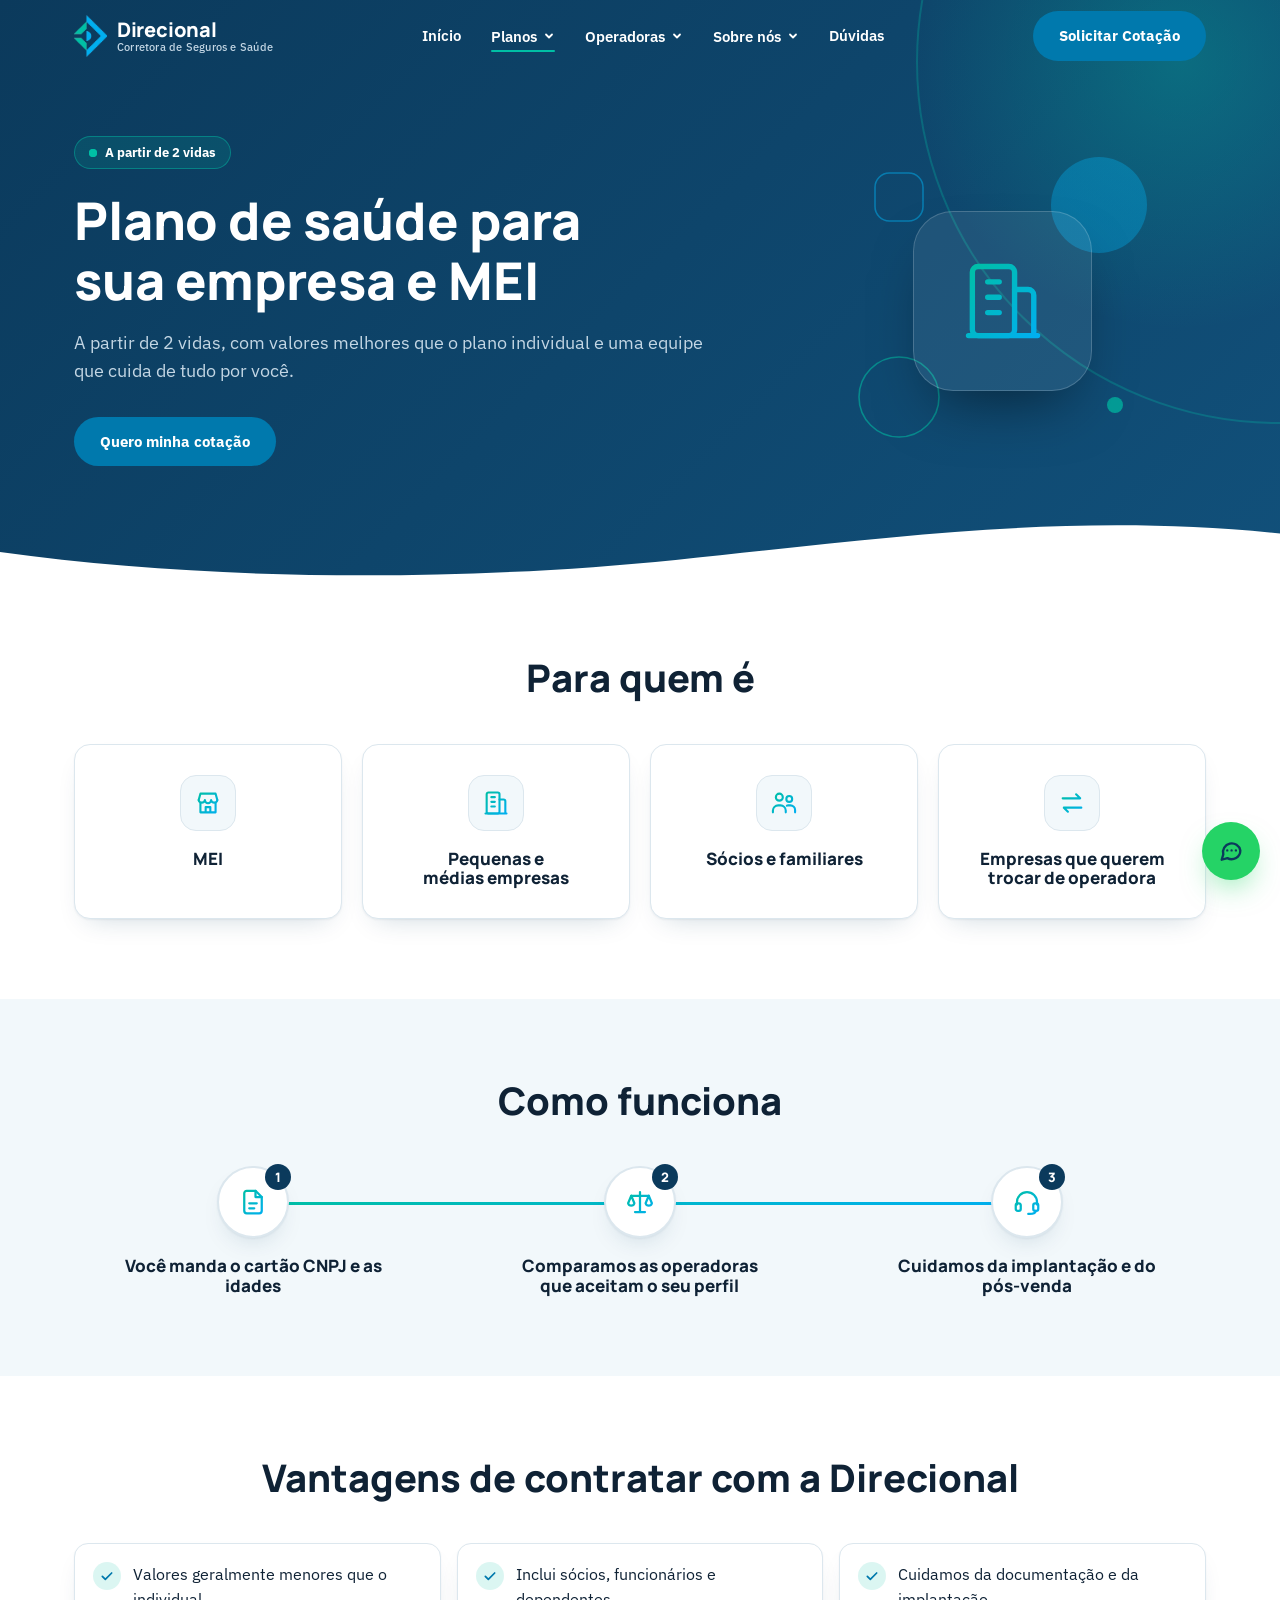
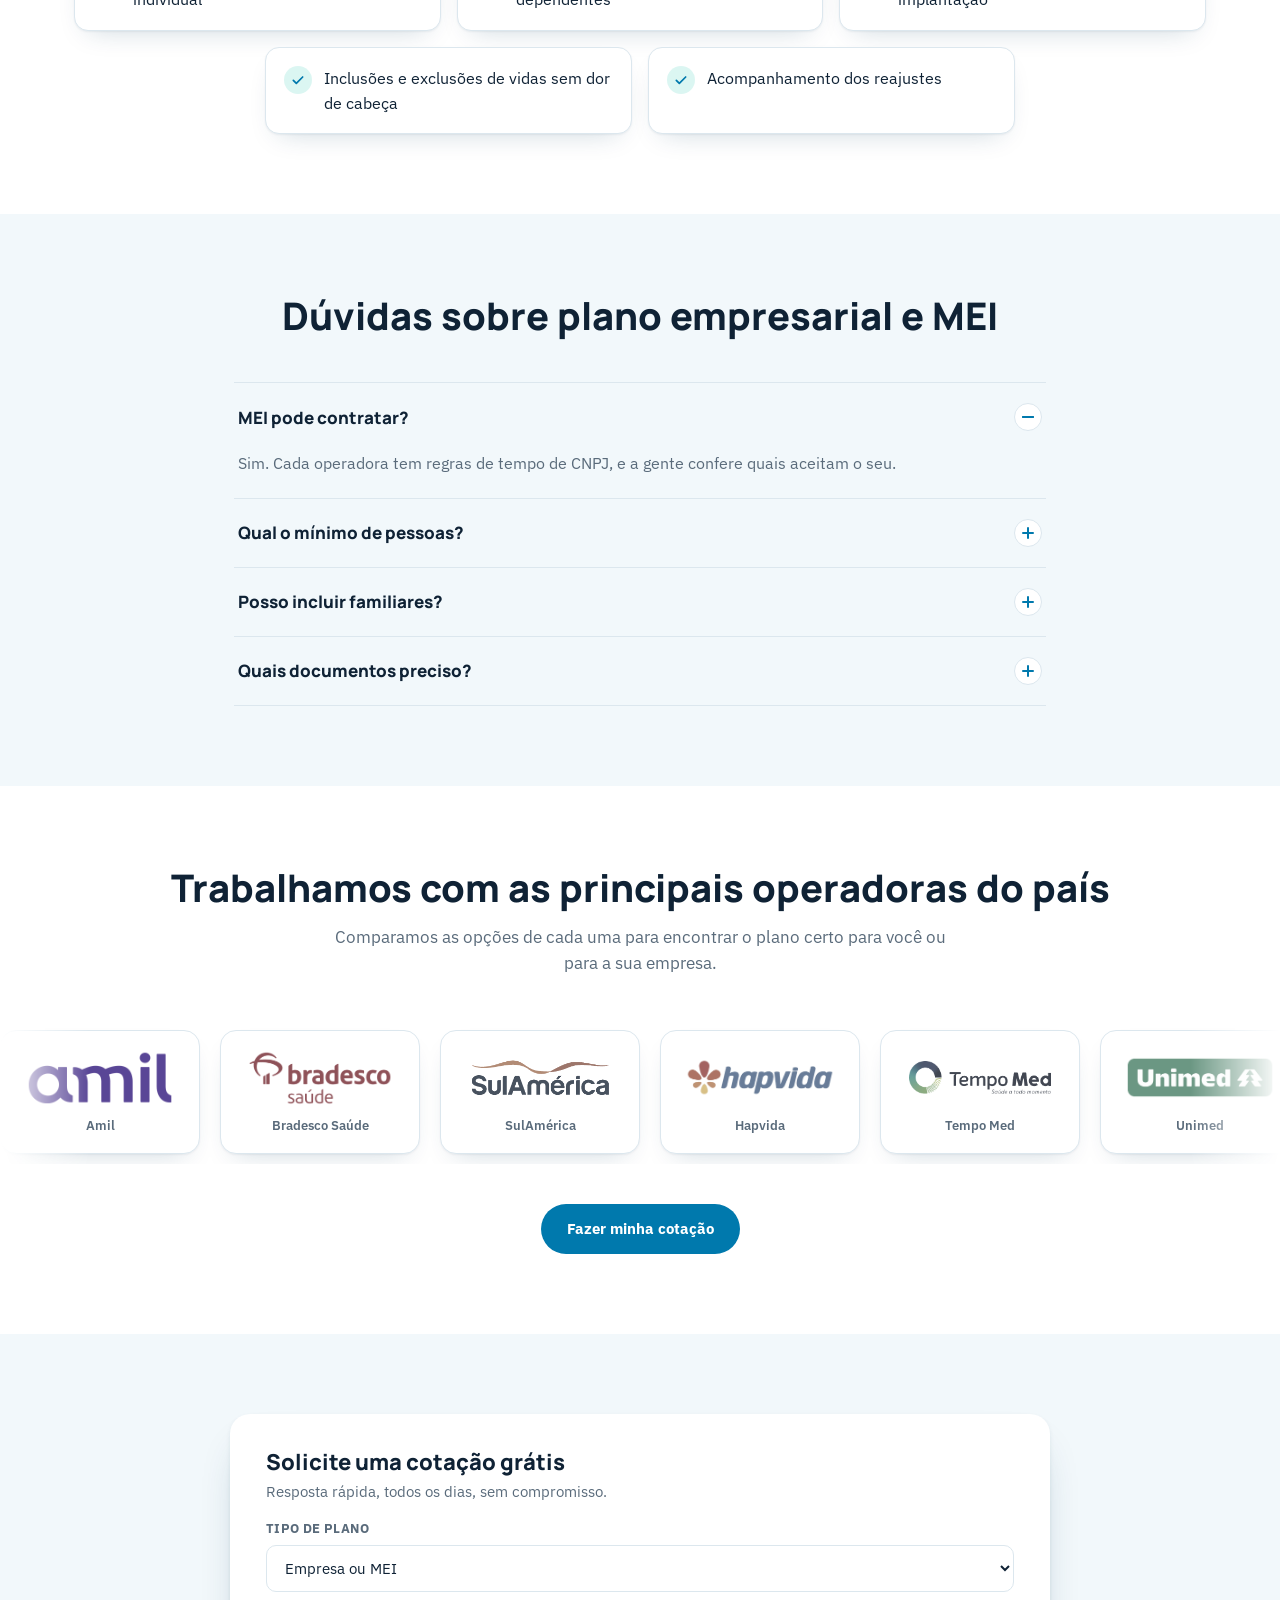
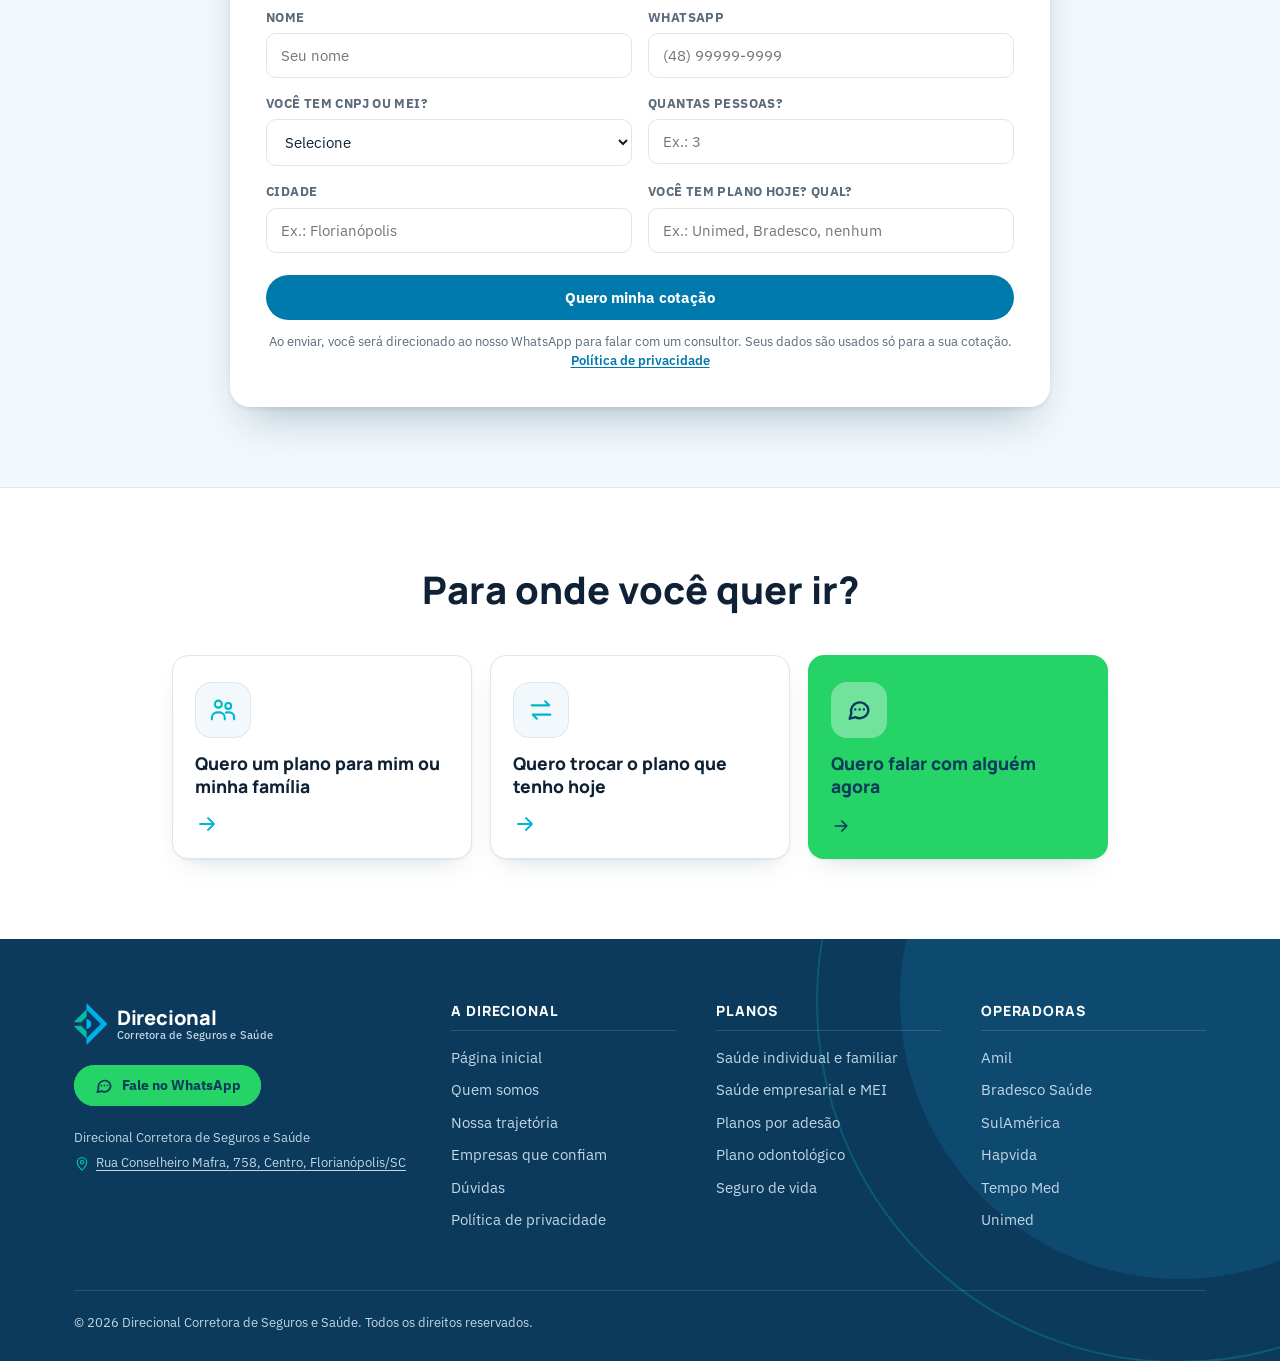
<file: plano-de-saude-empresarial.html>
<!doctype html>
<html lang="pt-BR">
<head>
<meta charset="UTF-8">
<meta name="viewport" content="width=device-width, initial-scale=1">
<title>Plano de Saúde Empresarial e MEI em Florianópolis | Direcional</title>
<meta name="description" content="Plano de saúde empresarial e MEI em Florianópolis a partir de 2 vidas. Comparamos as operadoras e cuidamos da implantação e do pós-venda.">
<meta property="og:type" content="website">
<meta property="og:locale" content="pt_BR">
<meta property="og:site_name" content="Direcional Corretora de Seguros e Saúde">
<meta property="og:title" content="Plano de Saúde Empresarial e MEI em Florianópolis | Direcional">
<meta property="og:description" content="Plano de saúde empresarial e MEI em Florianópolis a partir de 2 vidas. Comparamos as operadoras e cuidamos da implantação e do pós-venda.">
<meta property="og:image" content="assets/logo-direcional.png">
<link rel="icon" type="image/png" href="assets/logo-direcional.png">
<link rel="preconnect" href="https://fonts.googleapis.com">
<link rel="preconnect" href="https://fonts.gstatic.com" crossorigin>
<link href="https://fonts.googleapis.com/css2?family=Manrope:wght@700;800&family=IBM+Plex+Sans:wght@400;500;600;700&display=swap" rel="stylesheet">
<link rel="stylesheet" href="css/style.css">
<script>document.documentElement.classList.add("js");</script>
</head>
<body data-page="planos" data-tipo="empresa">

<!-- ICONES:INICIO (biblioteca de ícones SVG, manter idêntica em todas as páginas) -->
<svg class="sprite" xmlns="http://www.w3.org/2000/svg" aria-hidden="true" focusable="false">
  <defs>
    <linearGradient id="grad-marca" gradientUnits="userSpaceOnUse" x1="3" y1="3" x2="21" y2="21">
      <stop offset="0" stop-color="#00BFA5"/><stop offset="1" stop-color="#00AFF0"/>
    </linearGradient>
  </defs>
  <symbol id="i-familia" viewBox="0 0 24 24"><circle cx="8" cy="7" r="3"/><circle cx="16.5" cy="8.5" r="2.5"/><path d="M2.5 20v-1.5A4.5 4.5 0 0 1 7 14h2a4.5 4.5 0 0 1 4.5 4.5V20"/><path d="M14.5 14.3c.3-.2.7-.3 1-.3h2a4 4 0 0 1 4 4v2"/></symbol>
  <symbol id="i-usuario" viewBox="0 0 24 24"><circle cx="12" cy="8" r="4"/><path d="M4 21v-1a6 6 0 0 1 6-6h4a6 6 0 0 1 6 6v1"/></symbol>
  <symbol id="i-empresa" viewBox="0 0 24 24"><rect x="4" y="3" width="11" height="18" rx="1.5"/><path d="M15 9h3.5a1.5 1.5 0 0 1 1.5 1.5V21M8 7h3M8 11h3M8 15h3M3 21h18"/></symbol>
  <symbol id="i-maleta" viewBox="0 0 24 24"><rect x="3" y="7" width="18" height="13" rx="2"/><path d="M9 7V5.5A1.5 1.5 0 0 1 10.5 4h3A1.5 1.5 0 0 1 15 5.5V7M3 12.5h18"/></symbol>
  <symbol id="i-loja" viewBox="0 0 24 24"><path d="M4 9.5 5.5 4h13L20 9.5"/><path d="M4 9.5a2.7 2.7 0 0 0 5.3 0 2.7 2.7 0 0 0 5.4 0 2.7 2.7 0 0 0 5.3 0"/><path d="M5.5 12v8h13v-8M10 20v-4.5h4V20"/></symbol>
  <symbol id="i-dente" viewBox="0 0 24 24"><path d="M12 5.5C10.5 4 8.8 3.5 7.2 3.8 4.6 4.3 3.6 7 4.3 10c.5 2 1.3 3.3 1.6 5.6.3 2.4.9 4.9 2.3 4.9 1.5 0 1.6-2.4 2-4.2.3-1.2.9-1.8 1.8-1.8s1.5.6 1.8 1.8c.4 1.8.5 4.2 2 4.2 1.4 0 2-2.5 2.3-4.9.3-2.3 1.1-3.6 1.6-5.6.7-3-.3-5.7-2.9-6.2-1.6-.3-3.3.2-4.8 1.7Z"/></symbol>
  <symbol id="i-escudo" viewBox="0 0 24 24"><path d="M12 3 4.5 6v5.5c0 4.6 3.1 8.2 7.5 9.5 4.4-1.3 7.5-4.9 7.5-9.5V6Z"/><path d="M12 15.5s-3.5-2.1-3.5-4.4A1.9 1.9 0 0 1 12 10a1.9 1.9 0 0 1 3.5 1.1c0 2.3-3.5 4.4-3.5 4.4Z"/></symbol>
  <symbol id="i-coracao" viewBox="0 0 24 24"><path d="M12 20s-7.5-4.6-7.5-10A4.3 4.3 0 0 1 12 7.4 4.3 4.3 0 0 1 19.5 10c0 5.4-7.5 10-7.5 10Z"/><path d="M7.5 12h2.5l1.2-2 1.8 4 1.2-2h2.3"/></symbol>
  <symbol id="i-conversa" viewBox="0 0 24 24"><path d="M20 11.5a7.5 7.5 0 0 1-11.1 6.6L4 19.5l1.4-4.6A7.5 7.5 0 1 1 20 11.5Z"/><path d="M8.8 11.5h.01M12.5 11.5h.01M16.2 11.5h.01"/></symbol>
  <symbol id="i-balanca" viewBox="0 0 24 24"><path d="M12 4v16M8 20h8M5 7h14"/><path d="M5 7 2.5 13a2.6 2.6 0 0 0 5 0Z"/><path d="m19 7-2.5 6a2.6 2.6 0 0 0 5 0Z"/></symbol>
  <symbol id="i-check-circulo" viewBox="0 0 24 24"><circle cx="12" cy="12" r="9"/><path d="m8 12.5 2.7 2.7 5.8-5.7"/></symbol>
  <symbol id="i-check" viewBox="0 0 24 24"><path d="m5 12.5 4.5 4.5L19 7.5"/></symbol>
  <symbol id="i-documento" viewBox="0 0 24 24"><path d="M14 3H7a2 2 0 0 0-2 2v14a2 2 0 0 0 2 2h10a2 2 0 0 0 2-2V8Z"/><path d="M14 3v5h5M9 13h6M9 17h4"/></symbol>
  <symbol id="i-consultor" viewBox="0 0 24 24"><path d="M4 14v-2a8 8 0 0 1 16 0v2"/><rect x="3" y="13" width="4" height="6" rx="1.5"/><rect x="17" y="13" width="4" height="6" rx="1.5"/><path d="M19 19c0 1.5-2 2.5-5 2.5h-1"/></symbol>
  <symbol id="i-troca" viewBox="0 0 24 24"><path d="M4 8h15l-3.5-3.5M20 16H5l3.5 3.5"/></symbol>
  <symbol id="i-seta" viewBox="0 0 24 24"><path d="M5 12h14M13 6l6 6-6 6"/></symbol>
  <symbol id="i-topo" viewBox="0 0 24 24"><path d="M12 19V5M6 11l6-6 6 6"/></symbol>
  <symbol id="i-telefone" viewBox="0 0 24 24"><path d="M5 4h3.5l1.5 4-2.2 1.4a11 11 0 0 0 6.8 6.8L16 14l4 1.5V19a2 2 0 0 1-2 2A16 16 0 0 1 3 6a2 2 0 0 1 2-2Z"/></symbol>
  <symbol id="i-email" viewBox="0 0 24 24"><rect x="3" y="5" width="18" height="14" rx="2"/><path d="m3.5 6.5 8.5 6.5 8.5-6.5"/></symbol>
  <symbol id="i-local" viewBox="0 0 24 24"><path d="M12 21s-7-5.6-7-11.5a7 7 0 0 1 14 0C19 15.4 12 21 12 21Z"/><circle cx="12" cy="9.5" r="2.5"/></symbol>
  <symbol id="i-camera" viewBox="0 0 24 24"><rect x="3.5" y="3.5" width="17" height="17" rx="5"/><circle cx="12" cy="12" r="4"/><path d="M17 7h.01"/></symbol>
  <symbol id="i-cadeado" viewBox="0 0 24 24"><rect x="5" y="10.5" width="14" height="10" rx="2"/><path d="M8 10.5v-3a4 4 0 0 1 8 0v3M12 14.5V17"/></symbol>
  <symbol id="i-cracha" viewBox="0 0 24 24"><rect x="4" y="5" width="16" height="15" rx="2"/><path d="M9 3v4M15 3v4"/><circle cx="12" cy="11.5" r="2.3"/><path d="M8 17.5a4 4 0 0 1 8 0"/></symbol>
  <symbol id="i-relogio" viewBox="0 0 24 24"><circle cx="12" cy="12" r="9"/><path d="M12 7v5l3 2"/></symbol>
</svg>
<!-- ICONES:FIM -->

<!-- CABECALHO:INICIO (manter idêntico em todas as páginas) -->
<a class="pular" href="#conteudo">Pular para o conteúdo</a>
<header class="site-header" id="siteHeader">
  <div class="wrap">
    <a class="brand" href="index.html" aria-label="Direcional Corretora de Seguros e Saúde, página inicial">
      <img class="brand-logo" src="assets/logo-direcional.png" alt="Logo da Direcional" height="42">
      <span class="brand-text"><b>Direcional</b><small>Corretora de Seguros e Saúde</small></span>
    </a>
    <nav class="main-nav" id="mainNav" aria-label="Menu principal">
      <ul class="nav-list">
        <li><a class="nav-link" href="index.html" data-nav="inicio">Início</a></li>
        <li class="has-sub">
          <button class="nav-link sub-toggle" type="button" data-nav="planos" aria-expanded="false" aria-controls="sub-planos">Planos <svg class="chev" viewBox="0 0 12 12" aria-hidden="true"><path d="M3 4.5 6 7.5 9 4.5" fill="none" stroke="currentColor" stroke-width="1.8" stroke-linecap="round" stroke-linejoin="round"/></svg></button>
          <ul class="submenu" id="sub-planos">
            <li><a href="plano-de-saude-individual.html">Saúde Individual e Familiar</a></li>
            <li><a href="plano-de-saude-empresarial.html">Saúde Empresarial e MEI</a></li>
            <li><a href="plano-de-saude-individual.html#adesao">Planos por Adesão</a></li>
            <li><a href="plano-odontologico.html">Plano Odontológico</a></li>
            <li><a href="seguro-de-vida.html">Seguro de Vida</a></li>
          </ul>
        </li>
        <li class="has-sub">
          <button class="nav-link sub-toggle" type="button" data-nav="operadoras" aria-expanded="false" aria-controls="sub-operadoras">Operadoras <svg class="chev" viewBox="0 0 12 12" aria-hidden="true"><path d="M3 4.5 6 7.5 9 4.5" fill="none" stroke="currentColor" stroke-width="1.8" stroke-linecap="round" stroke-linejoin="round"/></svg></button>
          <ul class="submenu" id="sub-operadoras">
            <li><a href="index.html#operadoras">Amil</a></li>
            <li><a href="index.html#operadoras">Bradesco Saúde</a></li>
            <li><a href="index.html#operadoras">SulAmérica</a></li>
            <li><a href="index.html#operadoras">Hapvida</a></li>
            <li><a href="index.html#operadoras">Tempo Med</a></li>
            <li><a href="index.html#operadoras">Unimed</a></li>
          </ul>
        </li>
        <li class="has-sub">
          <button class="nav-link sub-toggle" type="button" data-nav="sobre" aria-expanded="false" aria-controls="sub-sobre">Sobre nós <svg class="chev" viewBox="0 0 12 12" aria-hidden="true"><path d="M3 4.5 6 7.5 9 4.5" fill="none" stroke="currentColor" stroke-width="1.8" stroke-linecap="round" stroke-linejoin="round"/></svg></button>
          <ul class="submenu" id="sub-sobre">
            <li><a href="quem-somos.html">Quem somos</a></li>
            <li><a href="quem-somos.html#trajetoria">Nossa trajetória</a></li>
            <!-- Para ativar, remova hidden deste item junto com a seção #equipe de quem-somos.html -->
            <li hidden><a href="quem-somos.html#equipe">Nossa equipe</a></li>
            <li><a href="index.html#clientes">Empresas que confiam</a></li>
          </ul>
        </li>
        <li><a class="nav-link" href="index.html#duvidas" data-nav="duvidas">Dúvidas</a></li>
        <li class="nav-cta-mobile"><a class="btn btn-primary btn-block" href="#cotacao">Solicitar Cotação</a></li>
      </ul>
    </nav>
    <div class="header-actions">
      <a class="btn btn-primary btn-roll" href="#cotacao"><span class="roll-txt">Solicitar Cotação</span><span class="roll-txt" aria-hidden="true">Solicitar Cotação</span></a>
      <button class="nav-toggle" id="navToggle" type="button" aria-label="Abrir menu" aria-expanded="false" aria-controls="mainNav">
        <svg class="ico-open" viewBox="0 0 24 24" aria-hidden="true"><path d="M4 7h16M4 12h16M4 17h16" fill="none" stroke="currentColor" stroke-width="2" stroke-linecap="round"/></svg>
        <svg class="ico-close" viewBox="0 0 24 24" aria-hidden="true"><path d="M6 6l12 12M18 6 6 18" fill="none" stroke="currentColor" stroke-width="2" stroke-linecap="round"/></svg>
      </button>
    </div>
  </div>
</header>
<!-- CABECALHO:FIM -->

<main id="conteudo">

<!-- ============ HERO ============ -->
<section class="hero hero-interna">
  <div class="wrap">
    <div>
      <span class="hero-badge"><span class="ponto-pulso" aria-hidden="true"></span>A partir de 2 vidas</span>
      <h1>Plano de saúde para sua empresa e MEI</h1>
      <p class="lede">A partir de 2 vidas, com valores melhores que o plano individual e uma equipe que cuida de tudo por você.</p>
      <div class="hero-ctas">
        <a class="btn btn-primary btn-roll" href="#cotacao"><span class="roll-txt">Quero minha cotação</span><span class="roll-txt" aria-hidden="true">Quero minha cotação</span></a>
      </div>
    </div>
    <div class="hero-icone-grande" aria-hidden="true">
      <svg class="hero-art hero-art-centro" viewBox="0 0 400 400" focusable="false">
        <circle class="f1" cx="320" cy="80" r="60" fill="url(#grad-marca)" opacity=".35"/>
        <circle class="f2" cx="70" cy="320" r="50" fill="none" stroke="#00BFA5" stroke-width="2" opacity=".55"/>
        <rect class="f3" x="40" y="40" width="60" height="60" rx="18" fill="none" stroke="#00AFF0" stroke-width="2" opacity=".5"/>
        <circle class="f4" cx="340" cy="330" r="10" fill="#00BFA5" opacity=".7"/>
      </svg>
      <div class="icone-disco"><svg class="ico"><use href="#i-empresa"/></svg></div>
    </div>
  </div>
  <svg class="divisor-curva" viewBox="0 0 1440 90" preserveAspectRatio="none" aria-hidden="true" focusable="false"><path d="M0 58C240 96 520 96 760 68S1200 6 1440 34V90H0Z"/></svg>
</section>

<!-- ============ PARA QUEM É ============ -->
<section class="section" aria-labelledby="para-quem-titulo">
  <div class="wrap">
    <div class="sec-topo center">
      <h2 class="h2" id="para-quem-titulo" data-reveal>Para quem é</h2>
    </div>
    <div class="cards-grid cards-4" data-stagger>
      <article class="card card-simples card-hover">
        <div class="icone-box"><svg class="ico" aria-hidden="true"><use href="#i-loja"/></svg></div>
        <h3>MEI</h3>
      </article>
      <article class="card card-simples card-hover">
        <div class="icone-box"><svg class="ico" aria-hidden="true"><use href="#i-empresa"/></svg></div>
        <h3>Pequenas e médias empresas</h3>
      </article>
      <article class="card card-simples card-hover">
        <div class="icone-box"><svg class="ico" aria-hidden="true"><use href="#i-familia"/></svg></div>
        <h3>Sócios e familiares</h3>
      </article>
      <article class="card card-simples card-hover">
        <div class="icone-box"><svg class="ico" aria-hidden="true"><use href="#i-troca"/></svg></div>
        <h3>Empresas que querem trocar de operadora</h3>
      </article>
    </div>
  </div>
</section>

<!-- ============ COMO FUNCIONA ============ -->
<section class="section section-alt" aria-labelledby="como-titulo">
  <div class="wrap">
    <div class="sec-topo center">
      <h2 class="h2" id="como-titulo" data-reveal>Como funciona</h2>
    </div>
    <ol class="passos" data-draw data-stagger>
      <li class="passo">
        <div class="passo-icone"><svg class="ico" aria-hidden="true"><use href="#i-documento"/></svg><span class="passo-num" aria-hidden="true">1</span></div>
        <h3>Você manda o cartão CNPJ e as idades</h3>
      </li>
      <li class="passo">
        <div class="passo-icone"><svg class="ico" aria-hidden="true"><use href="#i-balanca"/></svg><span class="passo-num" aria-hidden="true">2</span></div>
        <h3>Comparamos as operadoras que aceitam o seu perfil</h3>
      </li>
      <li class="passo">
        <div class="passo-icone"><svg class="ico" aria-hidden="true"><use href="#i-consultor"/></svg><span class="passo-num" aria-hidden="true">3</span></div>
        <h3>Cuidamos da implantação e do pós-venda</h3>
      </li>
    </ol>
  </div>
</section>

<!-- ============ VANTAGENS ============ -->
<section class="section" aria-labelledby="vantagens-titulo">
  <div class="wrap">
    <div class="sec-topo center">
      <h2 class="h2" id="vantagens-titulo" data-reveal>Vantagens de contratar com a Direcional</h2>
    </div>
    <ul class="lista-check lista-check-cards" data-stagger="150">
      <li><span class="check" aria-hidden="true"><svg viewBox="0 0 24 24"><path d="m5 12.5 4.5 4.5L19 7.5"/></svg></span>Valores geralmente menores que o individual</li>
      <li><span class="check" aria-hidden="true"><svg viewBox="0 0 24 24"><path d="m5 12.5 4.5 4.5L19 7.5"/></svg></span>Inclui sócios, funcionários e dependentes</li>
      <li><span class="check" aria-hidden="true"><svg viewBox="0 0 24 24"><path d="m5 12.5 4.5 4.5L19 7.5"/></svg></span>Cuidamos da documentação e da implantação</li>
      <li><span class="check" aria-hidden="true"><svg viewBox="0 0 24 24"><path d="m5 12.5 4.5 4.5L19 7.5"/></svg></span>Inclusões e exclusões de vidas sem dor de cabeça</li>
      <li><span class="check" aria-hidden="true"><svg viewBox="0 0 24 24"><path d="m5 12.5 4.5 4.5L19 7.5"/></svg></span>Acompanhamento dos reajustes</li>
    </ul>
  </div>
</section>

<!-- ============ DÚVIDAS ============ -->
<section class="section section-alt" id="duvidas" aria-labelledby="duvidas-titulo">
  <div class="wrap estreito">
    <div class="sec-topo center">
      <h2 class="h2" id="duvidas-titulo" data-reveal>Dúvidas sobre plano empresarial e MEI</h2>
    </div>
    <div class="acordeao" data-reveal>
      <div class="acordeao-item">
        <h3><button class="acordeao-botao" type="button" aria-expanded="false" aria-controls="faq-1" id="faq-1-b">MEI pode contratar?<span class="mais" aria-hidden="true"></span></button></h3>
        <div class="acordeao-painel" id="faq-1" role="region" aria-labelledby="faq-1-b"><div><p>Sim. Cada operadora tem regras de tempo de CNPJ, e a gente confere quais aceitam o seu.</p></div></div>
      </div>
      <div class="acordeao-item">
        <h3><button class="acordeao-botao" type="button" aria-expanded="false" aria-controls="faq-2" id="faq-2-b">Qual o mínimo de pessoas?<span class="mais" aria-hidden="true"></span></button></h3>
        <div class="acordeao-painel" id="faq-2" role="region" aria-labelledby="faq-2-b"><div><p>A partir de 2 vidas, dependendo da operadora.</p></div></div>
      </div>
      <div class="acordeao-item">
        <h3><button class="acordeao-botao" type="button" aria-expanded="false" aria-controls="faq-3" id="faq-3-b">Posso incluir familiares?<span class="mais" aria-hidden="true"></span></button></h3>
        <div class="acordeao-painel" id="faq-3" role="region" aria-labelledby="faq-3-b"><div><p>Sim, cônjuge e filhos, e em alguns casos outros parentes, conforme a operadora.</p></div></div>
      </div>
      <div class="acordeao-item">
        <h3><button class="acordeao-botao" type="button" aria-expanded="false" aria-controls="faq-4" id="faq-4-b">Quais documentos preciso?<span class="mais" aria-hidden="true"></span></button></h3>
        <div class="acordeao-painel" id="faq-4" role="region" aria-labelledby="faq-4-b"><div><p>Normalmente o cartão CNPJ e os documentos dos sócios e dependentes. A equipe passa a lista completa.</p></div></div>
      </div>
    </div>
  </div>
</section>

<!-- ============ OPERADORAS ============ -->
<!-- OPERADORAS:INICIO (bloco reutilizado nas páginas de plano individual e empresarial) -->
<section class="section operadoras" id="operadoras" aria-labelledby="operadoras-titulo">
  <div class="wrap center sec-topo">
    <h2 class="h2" id="operadoras-titulo" data-reveal>Trabalhamos com as principais operadoras do país</h2>
    <p class="lede" data-reveal>Comparamos as opções de cada uma para encontrar o plano certo para você ou para a sua empresa.</p>
  </div>
  <div class="marquee" data-reveal>
    <ul class="marquee-track">
      <li class="logo-card" data-fallback><img src="assets/operadoras/amil.png" alt="Logo da Amil" loading="lazy"><span>Amil</span></li>
      <li class="logo-card" data-fallback><img src="assets/operadoras/bradesco-saude.png" alt="Logo da Bradesco Saúde" loading="lazy"><span>Bradesco Saúde</span></li>
      <li class="logo-card" data-fallback><img src="assets/operadoras/sulamerica.png" alt="Logo da SulAmérica" loading="lazy"><span>SulAmérica</span></li>
      <li class="logo-card" data-fallback><img src="assets/operadoras/hapvida.png" alt="Logo da Hapvida" loading="lazy"><span>Hapvida</span></li>
      <li class="logo-card" data-fallback><img src="assets/operadoras/tempomed.png" alt="Logo da Tempo Med" loading="lazy"><span>Tempo Med</span></li>
      <li class="logo-card" data-fallback><img src="assets/operadoras/unimed.png" alt="Logo da Unimed" loading="lazy"><span>Unimed</span></li>
      <!-- cópia para o movimento contínuo (escondida de leitores de tela) -->
      <li class="logo-card logo-copia" aria-hidden="true" data-fallback><img src="assets/operadoras/amil.png" alt="" loading="lazy"><span>Amil</span></li>
      <li class="logo-card logo-copia" aria-hidden="true" data-fallback><img src="assets/operadoras/bradesco-saude.png" alt="" loading="lazy"><span>Bradesco Saúde</span></li>
      <li class="logo-card logo-copia" aria-hidden="true" data-fallback><img src="assets/operadoras/sulamerica.png" alt="" loading="lazy"><span>SulAmérica</span></li>
      <li class="logo-card logo-copia" aria-hidden="true" data-fallback><img src="assets/operadoras/hapvida.png" alt="" loading="lazy"><span>Hapvida</span></li>
      <li class="logo-card logo-copia" aria-hidden="true" data-fallback><img src="assets/operadoras/tempomed.png" alt="" loading="lazy"><span>Tempo Med</span></li>
      <li class="logo-card logo-copia" aria-hidden="true" data-fallback><img src="assets/operadoras/unimed.png" alt="" loading="lazy"><span>Unimed</span></li>
    </ul>
  </div>
  <div class="wrap sec-acao">
    <a class="btn btn-primary" href="#cotacao">Fazer minha cotação</a>
  </div>
</section>
<!-- OPERADORAS:FIM -->

<!-- ============ COTAÇÃO ============ -->
<section class="section section-alt cotacao-final" id="cotacao" aria-label="Solicitar cotação">
  <div class="wrap">
    <!-- FORMULARIO:INICIO (componente de cotação; o tipo é pré-selecionado pelo data-tipo do <body>, por ?tipo= ou por links com data-tipo) -->
      <form class="quote-card form-cotacao" novalidate>
        <h2 class="form-titulo">Solicite uma cotação grátis</h2>
        <p class="lede">Resposta rápida, todos os dias, sem compromisso.</p>
        <div class="form-grid">
          <label class="field field-full"><span>Tipo de plano</span>
            <select name="tipo" required>
              <option value="" disabled selected>Selecione uma opção</option>
              <option value="individual">Individual ou familiar</option>
              <option value="empresa">Empresa ou MEI</option>
              <option value="odonto">Plano odontológico</option>
              <option value="vida">Seguro de vida</option>
            </select>
          </label>
          <label class="field"><span>Nome</span>
            <input name="nome" type="text" autocomplete="name" placeholder="Seu nome" required>
          </label>
          <label class="field"><span>WhatsApp</span>
            <input name="whatsapp" type="tel" inputmode="numeric" autocomplete="tel-national" placeholder="(48) 99999-9999" maxlength="15" required>
          </label>
          <label class="field"><span>Você tem CNPJ ou MEI?</span>
            <select name="cnpj">
              <option value="" selected>Selecione</option>
              <option value="Sim">Sim</option>
              <option value="Não">Não</option>
            </select>
          </label>
          <label class="field"><span>Quantas pessoas?</span>
            <input name="pessoas" type="number" min="1" max="999" inputmode="numeric" placeholder="Ex.: 3">
          </label>
          <label class="field"><span>Cidade</span>
            <input name="cidade" type="text" autocomplete="address-level2" placeholder="Ex.: Florianópolis">
          </label>
          <label class="field"><span>Você tem plano hoje? Qual?</span>
            <input name="plano_atual" type="text" placeholder="Ex.: Unimed, Bradesco, nenhum">
          </label>
        </div>
        <button type="submit" class="btn btn-primary btn-block btn-roll"><span class="roll-txt">Quero minha cotação</span><span class="roll-txt" aria-hidden="true">Quero minha cotação</span></button>
        <p class="quote-note">Ao enviar, você será direcionado ao nosso WhatsApp para falar com um consultor. Seus dados são usados só para a sua cotação. <a href="politica-de-privacidade.html">Política de privacidade</a></p>
      </form>
      <!-- FORMULARIO:FIM -->
  </div>
</section>

</main>

<!-- PARAONDE:INICIO (manter idêntico em todas as páginas; o cartão da página atual é escondido pelo js/main.js) -->
<section class="section para-onde" aria-labelledby="para-onde-titulo">
  <div class="wrap">
    <div class="sec-topo center">
      <h2 class="h2" id="para-onde-titulo" data-reveal>Para onde você quer ir?</h2>
    </div>
    <ul class="destinos" data-stagger>
      <li><a class="destino card-hover" href="plano-de-saude-individual.html">
        <span class="icone-box" aria-hidden="true"><svg class="ico"><use href="#i-familia"/></svg></span>
        <span class="destino-titulo">Quero um plano para mim ou minha família</span>
        <svg class="ico destino-seta" aria-hidden="true"><use href="#i-seta"/></svg>
      </a></li>
      <li><a class="destino card-hover" href="plano-de-saude-empresarial.html">
        <span class="icone-box" aria-hidden="true"><svg class="ico"><use href="#i-empresa"/></svg></span>
        <span class="destino-titulo">Quero um plano para minha empresa ou MEI</span>
        <svg class="ico destino-seta" aria-hidden="true"><use href="#i-seta"/></svg>
      </a></li>
      <li><a class="destino card-hover" href="index.html#comparar">
        <span class="icone-box" aria-hidden="true"><svg class="ico"><use href="#i-troca"/></svg></span>
        <span class="destino-titulo">Quero trocar o plano que tenho hoje</span>
        <svg class="ico destino-seta" aria-hidden="true"><use href="#i-seta"/></svg>
      </a></li>
      <li data-contato="whatsappPrincipal"><a class="destino destino-whats btn-whats" href="#" data-href="whatsappPrincipal" target="_blank" rel="noopener">
        <span class="icone-box" aria-hidden="true"><svg class="ico"><use href="#i-conversa"/></svg></span>
        <span class="destino-titulo">Quero falar com alguém agora</span>
        <svg class="ico destino-seta" aria-hidden="true"><use href="#i-seta"/></svg>
      </a></li>
    </ul>
  </div>
</section>
<!-- PARAONDE:FIM -->

<!-- RODAPE:INICIO (manter idêntico em todas as páginas; dados de contato vêm de js/config.js) -->
<footer class="site-footer">
  <div class="wrap">
    <div class="footer-grid">
      <div>
        <a class="brand" href="index.html" aria-label="Direcional Corretora de Seguros e Saúde, página inicial">
          <img class="brand-logo" src="assets/logo-direcional.png" alt="Logo da Direcional" height="42">
          <span class="brand-text"><b>Direcional</b><small>Corretora de Seguros e Saúde</small></span>
        </a>
        <h2 class="sr-only">Contato</h2>
        <div class="footer-botoes">
          <a class="btn-pill" href="#" data-contato="email" data-href="email"><svg class="ico" aria-hidden="true"><use href="#i-email"/></svg><span data-texto="email">E-mail</span></a>
          <a class="btn-pill" href="#" data-contato="telefone" data-href="telefone"><svg class="ico" aria-hidden="true"><use href="#i-telefone"/></svg>Ligue agora: <span data-texto="telefone"></span></a>
          <a class="btn btn-whats" href="#" data-contato="whatsappPrincipal" data-href="whatsappPrincipal" target="_blank" rel="noopener"><svg class="ico" aria-hidden="true"><use href="#i-conversa"/></svg>Fale no WhatsApp</a>
        </div>
        <ul class="footer-legal">
          <li>Direcional Corretora de Seguros e Saúde</li>
          <li data-contato="susep">Corretora registrada na SUSEP nº <span data-texto="susep"></span></li>
          <li data-contato="cnpj">CNPJ <span data-texto="cnpj"></span></li>
          <li data-contato="endereco"><a href="#" data-href="mapsUrl" target="_blank" rel="noopener"><svg class="ico" aria-hidden="true"><use href="#i-local"/></svg><span data-texto="endereco"></span></a></li>
        </ul>
      </div>
      <nav aria-labelledby="rodape-direcional">
        <h2 class="footer-titulo" id="rodape-direcional">A Direcional</h2>
        <ul class="footer-links">
          <li><a href="index.html">Página inicial</a></li>
          <li><a href="quem-somos.html">Quem somos</a></li>
          <li><a href="quem-somos.html#trajetoria">Nossa trajetória</a></li>
          <li><a href="index.html#clientes">Empresas que confiam</a></li>
          <li><a href="index.html#duvidas">Dúvidas</a></li>
          <li><a href="politica-de-privacidade.html">Política de privacidade</a></li>
        </ul>
      </nav>
      <nav aria-labelledby="rodape-planos">
        <h2 class="footer-titulo" id="rodape-planos">Planos</h2>
        <ul class="footer-links">
          <li><a href="plano-de-saude-individual.html">Saúde individual e familiar</a></li>
          <li><a href="plano-de-saude-empresarial.html">Saúde empresarial e MEI</a></li>
          <li><a href="plano-de-saude-individual.html#adesao">Planos por adesão</a></li>
          <li><a href="plano-odontologico.html">Plano odontológico</a></li>
          <li><a href="seguro-de-vida.html">Seguro de vida</a></li>
        </ul>
      </nav>
      <nav aria-labelledby="rodape-operadoras">
        <h2 class="footer-titulo" id="rodape-operadoras">Operadoras</h2>
        <ul class="footer-links">
          <li><a href="index.html#operadoras">Amil</a></li>
          <li><a href="index.html#operadoras">Bradesco Saúde</a></li>
          <li><a href="index.html#operadoras">SulAmérica</a></li>
          <li><a href="index.html#operadoras">Hapvida</a></li>
          <li><a href="index.html#operadoras">Tempo Med</a></li>
          <li><a href="index.html#operadoras">Unimed</a></li>
        </ul>
      </nav>
    </div>
    <div class="footer-bottom">
      <span>© 2026 Direcional Corretora de Seguros e Saúde. Todos os direitos reservados.</span>
      <a class="footer-social" href="#" data-contato="instagram" data-href="instagram" target="_blank" rel="noopener" aria-label="Instagram da Direcional"><svg class="ico" aria-hidden="true"><use href="#i-camera"/></svg></a>
    </div>
  </div>
</footer>

<button class="to-top" id="toTop" type="button" aria-label="Voltar ao topo"><svg class="ico ico-claro" aria-hidden="true"><use href="#i-topo"/></svg></button>
<a class="wa-float" href="#" id="waFloat" data-contato="whatsappPrincipal" data-href="whatsappPrincipal" aria-label="Falar no WhatsApp" target="_blank" rel="noopener"><svg class="ico ico-claro" aria-hidden="true"><use href="#i-conversa"/></svg></a>
<!-- RODAPE:FIM -->

<script src="js/config.js"></script>
<script src="js/main.js"></script>
</body>
</html>
</file>
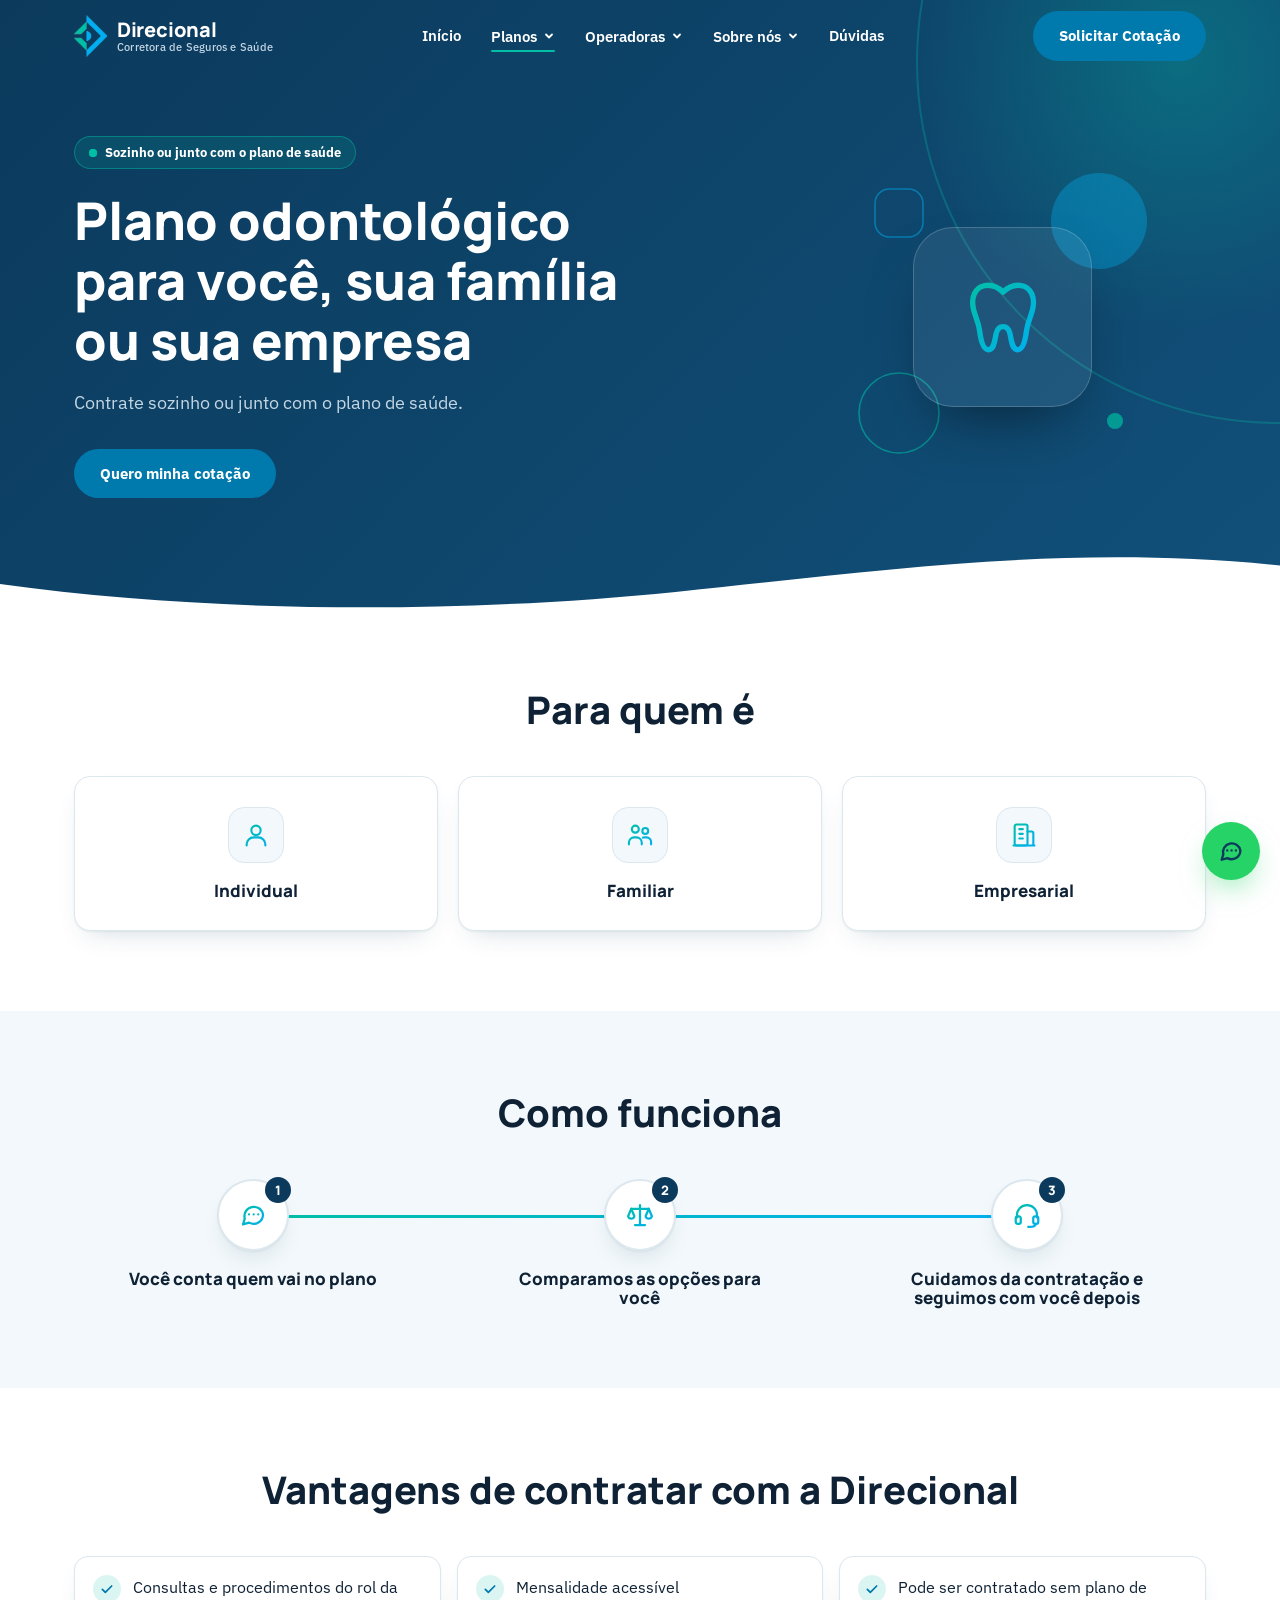
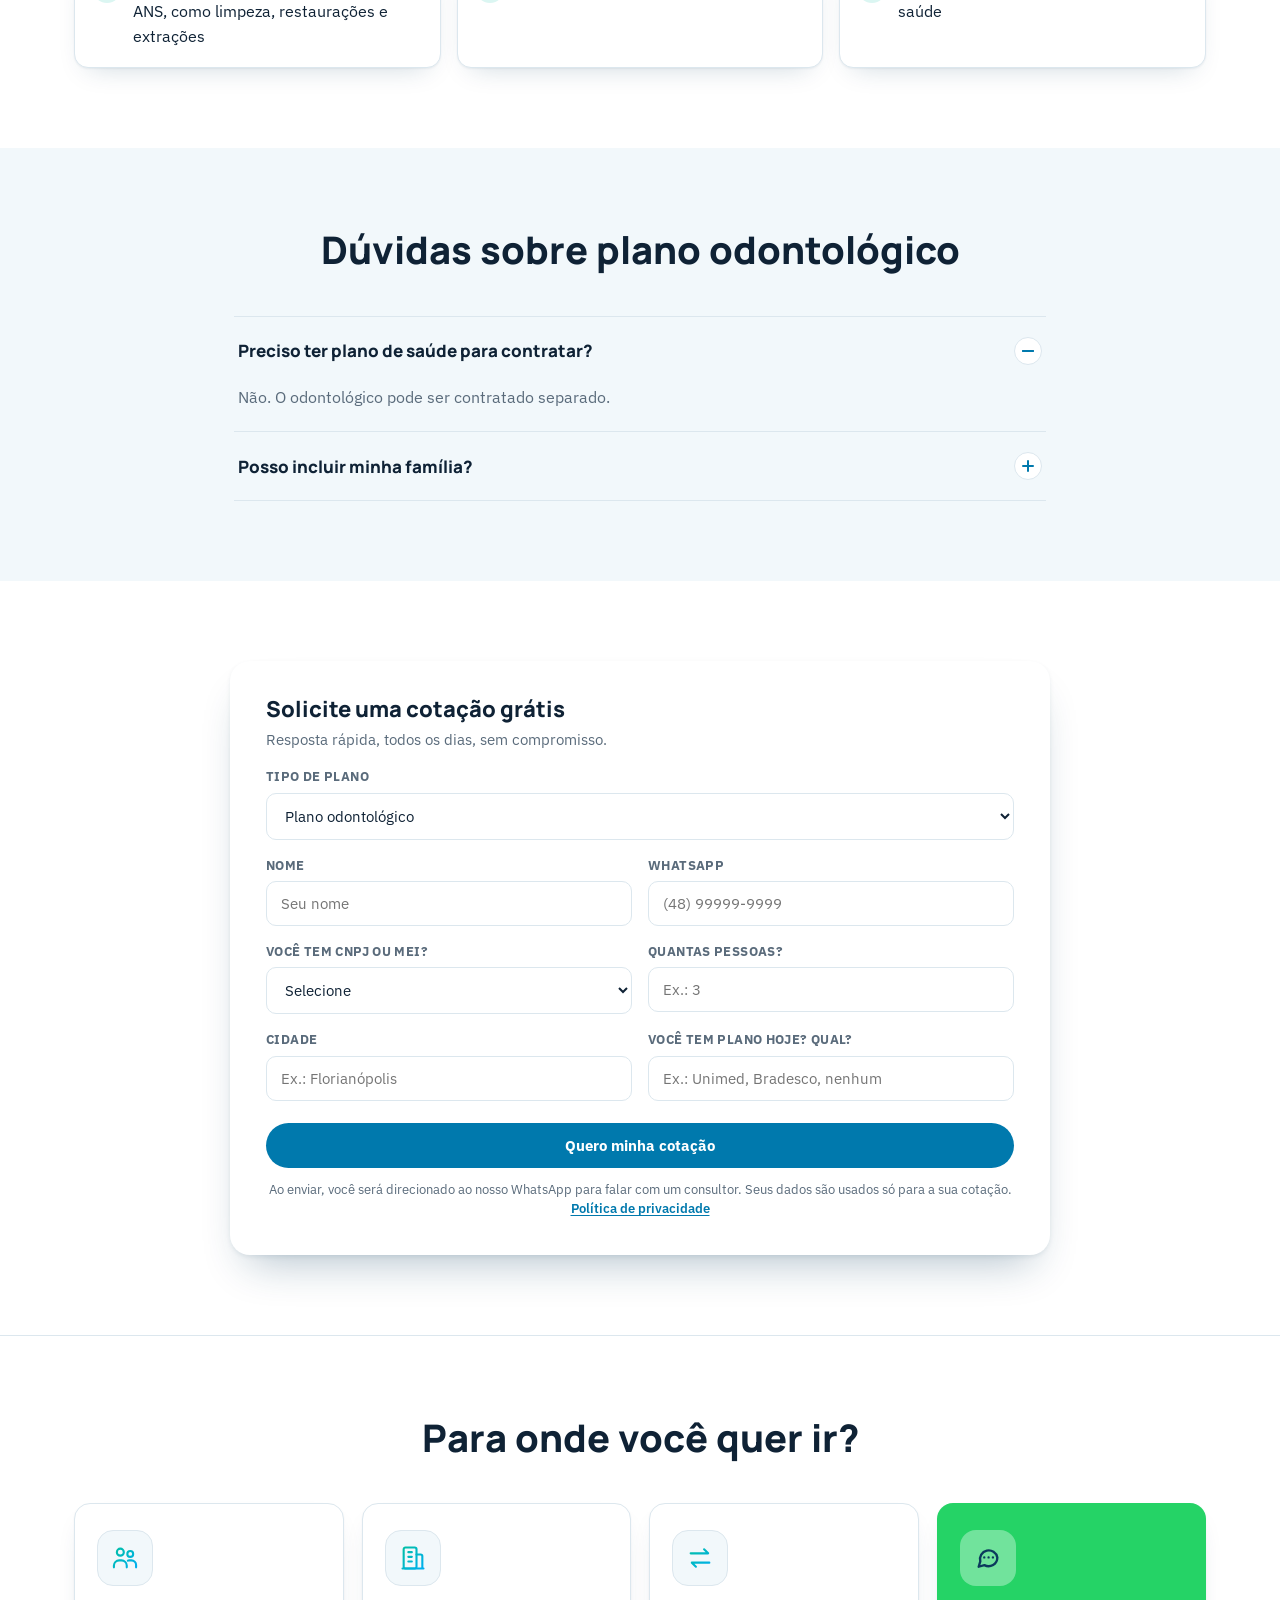
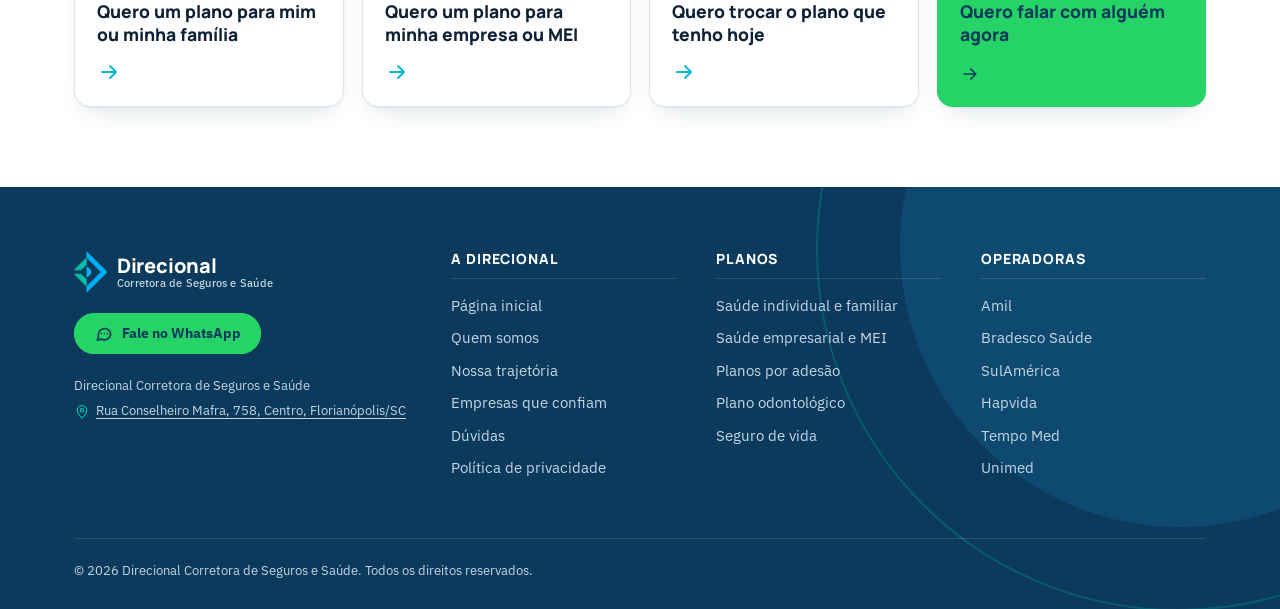
<file: plano-odontologico.html>
<!doctype html>
<html lang="pt-BR">
<head>
<meta charset="UTF-8">
<meta name="viewport" content="width=device-width, initial-scale=1">
<title>Plano Odontológico em Florianópolis | Direcional Corretora</title>
<meta name="description" content="Plano odontológico em Florianópolis para você, sua família ou sua empresa. Contrate sozinho ou junto com o plano de saúde. Cotação gratuita.">
<meta property="og:type" content="website">
<meta property="og:locale" content="pt_BR">
<meta property="og:site_name" content="Direcional Corretora de Seguros e Saúde">
<meta property="og:title" content="Plano Odontológico em Florianópolis | Direcional Corretora">
<meta property="og:description" content="Plano odontológico em Florianópolis para você, sua família ou sua empresa. Contrate sozinho ou junto com o plano de saúde. Cotação gratuita.">
<meta property="og:image" content="assets/logo-direcional.png">
<link rel="icon" type="image/png" href="assets/logo-direcional.png">
<link rel="preconnect" href="https://fonts.googleapis.com">
<link rel="preconnect" href="https://fonts.gstatic.com" crossorigin>
<link href="https://fonts.googleapis.com/css2?family=Manrope:wght@700;800&family=IBM+Plex+Sans:wght@400;500;600;700&display=swap" rel="stylesheet">
<link rel="stylesheet" href="css/style.css">
<script>document.documentElement.classList.add("js");</script>
</head>
<body data-page="planos" data-tipo="odonto">

<!-- ICONES:INICIO (biblioteca de ícones SVG, manter idêntica em todas as páginas) -->
<svg class="sprite" xmlns="http://www.w3.org/2000/svg" aria-hidden="true" focusable="false">
  <defs>
    <linearGradient id="grad-marca" gradientUnits="userSpaceOnUse" x1="3" y1="3" x2="21" y2="21">
      <stop offset="0" stop-color="#00BFA5"/><stop offset="1" stop-color="#00AFF0"/>
    </linearGradient>
  </defs>
  <symbol id="i-familia" viewBox="0 0 24 24"><circle cx="8" cy="7" r="3"/><circle cx="16.5" cy="8.5" r="2.5"/><path d="M2.5 20v-1.5A4.5 4.5 0 0 1 7 14h2a4.5 4.5 0 0 1 4.5 4.5V20"/><path d="M14.5 14.3c.3-.2.7-.3 1-.3h2a4 4 0 0 1 4 4v2"/></symbol>
  <symbol id="i-usuario" viewBox="0 0 24 24"><circle cx="12" cy="8" r="4"/><path d="M4 21v-1a6 6 0 0 1 6-6h4a6 6 0 0 1 6 6v1"/></symbol>
  <symbol id="i-empresa" viewBox="0 0 24 24"><rect x="4" y="3" width="11" height="18" rx="1.5"/><path d="M15 9h3.5a1.5 1.5 0 0 1 1.5 1.5V21M8 7h3M8 11h3M8 15h3M3 21h18"/></symbol>
  <symbol id="i-maleta" viewBox="0 0 24 24"><rect x="3" y="7" width="18" height="13" rx="2"/><path d="M9 7V5.5A1.5 1.5 0 0 1 10.5 4h3A1.5 1.5 0 0 1 15 5.5V7M3 12.5h18"/></symbol>
  <symbol id="i-loja" viewBox="0 0 24 24"><path d="M4 9.5 5.5 4h13L20 9.5"/><path d="M4 9.5a2.7 2.7 0 0 0 5.3 0 2.7 2.7 0 0 0 5.4 0 2.7 2.7 0 0 0 5.3 0"/><path d="M5.5 12v8h13v-8M10 20v-4.5h4V20"/></symbol>
  <symbol id="i-dente" viewBox="0 0 24 24"><path d="M12 5.5C10.5 4 8.8 3.5 7.2 3.8 4.6 4.3 3.6 7 4.3 10c.5 2 1.3 3.3 1.6 5.6.3 2.4.9 4.9 2.3 4.9 1.5 0 1.6-2.4 2-4.2.3-1.2.9-1.8 1.8-1.8s1.5.6 1.8 1.8c.4 1.8.5 4.2 2 4.2 1.4 0 2-2.5 2.3-4.9.3-2.3 1.1-3.6 1.6-5.6.7-3-.3-5.7-2.9-6.2-1.6-.3-3.3.2-4.8 1.7Z"/></symbol>
  <symbol id="i-escudo" viewBox="0 0 24 24"><path d="M12 3 4.5 6v5.5c0 4.6 3.1 8.2 7.5 9.5 4.4-1.3 7.5-4.9 7.5-9.5V6Z"/><path d="M12 15.5s-3.5-2.1-3.5-4.4A1.9 1.9 0 0 1 12 10a1.9 1.9 0 0 1 3.5 1.1c0 2.3-3.5 4.4-3.5 4.4Z"/></symbol>
  <symbol id="i-coracao" viewBox="0 0 24 24"><path d="M12 20s-7.5-4.6-7.5-10A4.3 4.3 0 0 1 12 7.4 4.3 4.3 0 0 1 19.5 10c0 5.4-7.5 10-7.5 10Z"/><path d="M7.5 12h2.5l1.2-2 1.8 4 1.2-2h2.3"/></symbol>
  <symbol id="i-conversa" viewBox="0 0 24 24"><path d="M20 11.5a7.5 7.5 0 0 1-11.1 6.6L4 19.5l1.4-4.6A7.5 7.5 0 1 1 20 11.5Z"/><path d="M8.8 11.5h.01M12.5 11.5h.01M16.2 11.5h.01"/></symbol>
  <symbol id="i-balanca" viewBox="0 0 24 24"><path d="M12 4v16M8 20h8M5 7h14"/><path d="M5 7 2.5 13a2.6 2.6 0 0 0 5 0Z"/><path d="m19 7-2.5 6a2.6 2.6 0 0 0 5 0Z"/></symbol>
  <symbol id="i-check-circulo" viewBox="0 0 24 24"><circle cx="12" cy="12" r="9"/><path d="m8 12.5 2.7 2.7 5.8-5.7"/></symbol>
  <symbol id="i-check" viewBox="0 0 24 24"><path d="m5 12.5 4.5 4.5L19 7.5"/></symbol>
  <symbol id="i-documento" viewBox="0 0 24 24"><path d="M14 3H7a2 2 0 0 0-2 2v14a2 2 0 0 0 2 2h10a2 2 0 0 0 2-2V8Z"/><path d="M14 3v5h5M9 13h6M9 17h4"/></symbol>
  <symbol id="i-consultor" viewBox="0 0 24 24"><path d="M4 14v-2a8 8 0 0 1 16 0v2"/><rect x="3" y="13" width="4" height="6" rx="1.5"/><rect x="17" y="13" width="4" height="6" rx="1.5"/><path d="M19 19c0 1.5-2 2.5-5 2.5h-1"/></symbol>
  <symbol id="i-troca" viewBox="0 0 24 24"><path d="M4 8h15l-3.5-3.5M20 16H5l3.5 3.5"/></symbol>
  <symbol id="i-seta" viewBox="0 0 24 24"><path d="M5 12h14M13 6l6 6-6 6"/></symbol>
  <symbol id="i-topo" viewBox="0 0 24 24"><path d="M12 19V5M6 11l6-6 6 6"/></symbol>
  <symbol id="i-telefone" viewBox="0 0 24 24"><path d="M5 4h3.5l1.5 4-2.2 1.4a11 11 0 0 0 6.8 6.8L16 14l4 1.5V19a2 2 0 0 1-2 2A16 16 0 0 1 3 6a2 2 0 0 1 2-2Z"/></symbol>
  <symbol id="i-email" viewBox="0 0 24 24"><rect x="3" y="5" width="18" height="14" rx="2"/><path d="m3.5 6.5 8.5 6.5 8.5-6.5"/></symbol>
  <symbol id="i-local" viewBox="0 0 24 24"><path d="M12 21s-7-5.6-7-11.5a7 7 0 0 1 14 0C19 15.4 12 21 12 21Z"/><circle cx="12" cy="9.5" r="2.5"/></symbol>
  <symbol id="i-camera" viewBox="0 0 24 24"><rect x="3.5" y="3.5" width="17" height="17" rx="5"/><circle cx="12" cy="12" r="4"/><path d="M17 7h.01"/></symbol>
  <symbol id="i-cadeado" viewBox="0 0 24 24"><rect x="5" y="10.5" width="14" height="10" rx="2"/><path d="M8 10.5v-3a4 4 0 0 1 8 0v3M12 14.5V17"/></symbol>
  <symbol id="i-cracha" viewBox="0 0 24 24"><rect x="4" y="5" width="16" height="15" rx="2"/><path d="M9 3v4M15 3v4"/><circle cx="12" cy="11.5" r="2.3"/><path d="M8 17.5a4 4 0 0 1 8 0"/></symbol>
  <symbol id="i-relogio" viewBox="0 0 24 24"><circle cx="12" cy="12" r="9"/><path d="M12 7v5l3 2"/></symbol>
</svg>
<!-- ICONES:FIM -->

<!-- CABECALHO:INICIO (manter idêntico em todas as páginas) -->
<a class="pular" href="#conteudo">Pular para o conteúdo</a>
<header class="site-header" id="siteHeader">
  <div class="wrap">
    <a class="brand" href="index.html" aria-label="Direcional Corretora de Seguros e Saúde, página inicial">
      <img class="brand-logo" src="assets/logo-direcional.png" alt="Logo da Direcional" height="42">
      <span class="brand-text"><b>Direcional</b><small>Corretora de Seguros e Saúde</small></span>
    </a>
    <nav class="main-nav" id="mainNav" aria-label="Menu principal">
      <ul class="nav-list">
        <li><a class="nav-link" href="index.html" data-nav="inicio">Início</a></li>
        <li class="has-sub">
          <button class="nav-link sub-toggle" type="button" data-nav="planos" aria-expanded="false" aria-controls="sub-planos">Planos <svg class="chev" viewBox="0 0 12 12" aria-hidden="true"><path d="M3 4.5 6 7.5 9 4.5" fill="none" stroke="currentColor" stroke-width="1.8" stroke-linecap="round" stroke-linejoin="round"/></svg></button>
          <ul class="submenu" id="sub-planos">
            <li><a href="plano-de-saude-individual.html">Saúde Individual e Familiar</a></li>
            <li><a href="plano-de-saude-empresarial.html">Saúde Empresarial e MEI</a></li>
            <li><a href="plano-de-saude-individual.html#adesao">Planos por Adesão</a></li>
            <li><a href="plano-odontologico.html">Plano Odontológico</a></li>
            <li><a href="seguro-de-vida.html">Seguro de Vida</a></li>
          </ul>
        </li>
        <li class="has-sub">
          <button class="nav-link sub-toggle" type="button" data-nav="operadoras" aria-expanded="false" aria-controls="sub-operadoras">Operadoras <svg class="chev" viewBox="0 0 12 12" aria-hidden="true"><path d="M3 4.5 6 7.5 9 4.5" fill="none" stroke="currentColor" stroke-width="1.8" stroke-linecap="round" stroke-linejoin="round"/></svg></button>
          <ul class="submenu" id="sub-operadoras">
            <li><a href="index.html#operadoras">Amil</a></li>
            <li><a href="index.html#operadoras">Bradesco Saúde</a></li>
            <li><a href="index.html#operadoras">SulAmérica</a></li>
            <li><a href="index.html#operadoras">Hapvida</a></li>
            <li><a href="index.html#operadoras">Tempo Med</a></li>
            <li><a href="index.html#operadoras">Unimed</a></li>
          </ul>
        </li>
        <li class="has-sub">
          <button class="nav-link sub-toggle" type="button" data-nav="sobre" aria-expanded="false" aria-controls="sub-sobre">Sobre nós <svg class="chev" viewBox="0 0 12 12" aria-hidden="true"><path d="M3 4.5 6 7.5 9 4.5" fill="none" stroke="currentColor" stroke-width="1.8" stroke-linecap="round" stroke-linejoin="round"/></svg></button>
          <ul class="submenu" id="sub-sobre">
            <li><a href="quem-somos.html">Quem somos</a></li>
            <li><a href="quem-somos.html#trajetoria">Nossa trajetória</a></li>
            <!-- Para ativar, remova hidden deste item junto com a seção #equipe de quem-somos.html -->
            <li hidden><a href="quem-somos.html#equipe">Nossa equipe</a></li>
            <li><a href="index.html#clientes">Empresas que confiam</a></li>
          </ul>
        </li>
        <li><a class="nav-link" href="index.html#duvidas" data-nav="duvidas">Dúvidas</a></li>
        <li class="nav-cta-mobile"><a class="btn btn-primary btn-block" href="#cotacao">Solicitar Cotação</a></li>
      </ul>
    </nav>
    <div class="header-actions">
      <a class="btn btn-primary btn-roll" href="#cotacao"><span class="roll-txt">Solicitar Cotação</span><span class="roll-txt" aria-hidden="true">Solicitar Cotação</span></a>
      <button class="nav-toggle" id="navToggle" type="button" aria-label="Abrir menu" aria-expanded="false" aria-controls="mainNav">
        <svg class="ico-open" viewBox="0 0 24 24" aria-hidden="true"><path d="M4 7h16M4 12h16M4 17h16" fill="none" stroke="currentColor" stroke-width="2" stroke-linecap="round"/></svg>
        <svg class="ico-close" viewBox="0 0 24 24" aria-hidden="true"><path d="M6 6l12 12M18 6 6 18" fill="none" stroke="currentColor" stroke-width="2" stroke-linecap="round"/></svg>
      </button>
    </div>
  </div>
</header>
<!-- CABECALHO:FIM -->

<main id="conteudo">

<!-- ============ HERO ============ -->
<section class="hero hero-interna">
  <div class="wrap">
    <div>
      <span class="hero-badge"><span class="ponto-pulso" aria-hidden="true"></span>Sozinho ou junto com o plano de saúde</span>
      <h1>Plano odontológico para você, sua família ou sua empresa</h1>
      <p class="lede">Contrate sozinho ou junto com o plano de saúde.</p>
      <div class="hero-ctas">
        <a class="btn btn-primary btn-roll" href="#cotacao"><span class="roll-txt">Quero minha cotação</span><span class="roll-txt" aria-hidden="true">Quero minha cotação</span></a>
      </div>
    </div>
    <div class="hero-icone-grande" aria-hidden="true">
      <svg class="hero-art hero-art-centro" viewBox="0 0 400 400" focusable="false">
        <circle class="f1" cx="320" cy="80" r="60" fill="url(#grad-marca)" opacity=".35"/>
        <circle class="f2" cx="70" cy="320" r="50" fill="none" stroke="#00BFA5" stroke-width="2" opacity=".55"/>
        <rect class="f3" x="40" y="40" width="60" height="60" rx="18" fill="none" stroke="#00AFF0" stroke-width="2" opacity=".5"/>
        <circle class="f4" cx="340" cy="330" r="10" fill="#00BFA5" opacity=".7"/>
      </svg>
      <div class="icone-disco"><svg class="ico"><use href="#i-dente"/></svg></div>
    </div>
  </div>
  <svg class="divisor-curva" viewBox="0 0 1440 90" preserveAspectRatio="none" aria-hidden="true" focusable="false"><path d="M0 58C240 96 520 96 760 68S1200 6 1440 34V90H0Z"/></svg>
</section>

<!-- ============ PARA QUEM É ============ -->
<section class="section" aria-labelledby="para-quem-titulo">
  <div class="wrap">
    <div class="sec-topo center">
      <h2 class="h2" id="para-quem-titulo" data-reveal>Para quem é</h2>
    </div>
    <div class="cards-grid cards-3" data-stagger>
      <article class="card card-simples card-hover">
        <div class="icone-box"><svg class="ico" aria-hidden="true"><use href="#i-usuario"/></svg></div>
        <h3>Individual</h3>
      </article>
      <article class="card card-simples card-hover">
        <div class="icone-box"><svg class="ico" aria-hidden="true"><use href="#i-familia"/></svg></div>
        <h3>Familiar</h3>
      </article>
      <article class="card card-simples card-hover">
        <div class="icone-box"><svg class="ico" aria-hidden="true"><use href="#i-empresa"/></svg></div>
        <h3>Empresarial</h3>
      </article>
    </div>
  </div>
</section>

<!-- ============ COMO FUNCIONA ============ -->
<section class="section section-alt" aria-labelledby="como-titulo">
  <div class="wrap">
    <div class="sec-topo center">
      <h2 class="h2" id="como-titulo" data-reveal>Como funciona</h2>
    </div>
    <ol class="passos" data-draw data-stagger>
      <li class="passo">
        <div class="passo-icone"><svg class="ico" aria-hidden="true"><use href="#i-conversa"/></svg><span class="passo-num" aria-hidden="true">1</span></div>
        <h3>Você conta quem vai no plano</h3>
      </li>
      <li class="passo">
        <div class="passo-icone"><svg class="ico" aria-hidden="true"><use href="#i-balanca"/></svg><span class="passo-num" aria-hidden="true">2</span></div>
        <h3>Comparamos as opções para você</h3>
      </li>
      <li class="passo">
        <div class="passo-icone"><svg class="ico" aria-hidden="true"><use href="#i-consultor"/></svg><span class="passo-num" aria-hidden="true">3</span></div>
        <h3>Cuidamos da contratação e seguimos com você depois</h3>
      </li>
    </ol>
  </div>
</section>

<!-- ============ VANTAGENS ============ -->
<section class="section" aria-labelledby="vantagens-titulo">
  <div class="wrap">
    <div class="sec-topo center">
      <h2 class="h2" id="vantagens-titulo" data-reveal>Vantagens de contratar com a Direcional</h2>
    </div>
    <ul class="lista-check lista-check-cards" data-stagger="150">
      <li><span class="check" aria-hidden="true"><svg viewBox="0 0 24 24"><path d="m5 12.5 4.5 4.5L19 7.5"/></svg></span>Consultas e procedimentos do rol da ANS, como limpeza, restaurações e extrações</li>
      <li><span class="check" aria-hidden="true"><svg viewBox="0 0 24 24"><path d="m5 12.5 4.5 4.5L19 7.5"/></svg></span>Mensalidade acessível</li>
      <li><span class="check" aria-hidden="true"><svg viewBox="0 0 24 24"><path d="m5 12.5 4.5 4.5L19 7.5"/></svg></span>Pode ser contratado sem plano de saúde</li>
    </ul>
  </div>
</section>

<!-- ============ DÚVIDAS ============ -->
<section class="section section-alt" id="duvidas" aria-labelledby="duvidas-titulo">
  <div class="wrap estreito">
    <div class="sec-topo center">
      <h2 class="h2" id="duvidas-titulo" data-reveal>Dúvidas sobre plano odontológico</h2>
    </div>
    <div class="acordeao" data-reveal>
      <div class="acordeao-item">
        <h3><button class="acordeao-botao" type="button" aria-expanded="false" aria-controls="faq-1" id="faq-1-b">Preciso ter plano de saúde para contratar?<span class="mais" aria-hidden="true"></span></button></h3>
        <div class="acordeao-painel" id="faq-1" role="region" aria-labelledby="faq-1-b"><div><p>Não. O odontológico pode ser contratado separado.</p></div></div>
      </div>
      <div class="acordeao-item">
        <h3><button class="acordeao-botao" type="button" aria-expanded="false" aria-controls="faq-2" id="faq-2-b">Posso incluir minha família?<span class="mais" aria-hidden="true"></span></button></h3>
        <div class="acordeao-painel" id="faq-2" role="region" aria-labelledby="faq-2-b"><div><p>Sim, existem opções familiares e empresariais.</p></div></div>
      </div>
    </div>
  </div>
</section>

<!-- ============ COTAÇÃO ============ -->
<section class="section cotacao-final" id="cotacao" aria-label="Solicitar cotação">
  <div class="wrap">
    <!-- FORMULARIO:INICIO (componente de cotação; o tipo é pré-selecionado pelo data-tipo do <body>, por ?tipo= ou por links com data-tipo) -->
      <form class="quote-card form-cotacao" novalidate>
        <h2 class="form-titulo">Solicite uma cotação grátis</h2>
        <p class="lede">Resposta rápida, todos os dias, sem compromisso.</p>
        <div class="form-grid">
          <label class="field field-full"><span>Tipo de plano</span>
            <select name="tipo" required>
              <option value="" disabled selected>Selecione uma opção</option>
              <option value="individual">Individual ou familiar</option>
              <option value="empresa">Empresa ou MEI</option>
              <option value="odonto">Plano odontológico</option>
              <option value="vida">Seguro de vida</option>
            </select>
          </label>
          <label class="field"><span>Nome</span>
            <input name="nome" type="text" autocomplete="name" placeholder="Seu nome" required>
          </label>
          <label class="field"><span>WhatsApp</span>
            <input name="whatsapp" type="tel" inputmode="numeric" autocomplete="tel-national" placeholder="(48) 99999-9999" maxlength="15" required>
          </label>
          <label class="field"><span>Você tem CNPJ ou MEI?</span>
            <select name="cnpj">
              <option value="" selected>Selecione</option>
              <option value="Sim">Sim</option>
              <option value="Não">Não</option>
            </select>
          </label>
          <label class="field"><span>Quantas pessoas?</span>
            <input name="pessoas" type="number" min="1" max="999" inputmode="numeric" placeholder="Ex.: 3">
          </label>
          <label class="field"><span>Cidade</span>
            <input name="cidade" type="text" autocomplete="address-level2" placeholder="Ex.: Florianópolis">
          </label>
          <label class="field"><span>Você tem plano hoje? Qual?</span>
            <input name="plano_atual" type="text" placeholder="Ex.: Unimed, Bradesco, nenhum">
          </label>
        </div>
        <button type="submit" class="btn btn-primary btn-block btn-roll"><span class="roll-txt">Quero minha cotação</span><span class="roll-txt" aria-hidden="true">Quero minha cotação</span></button>
        <p class="quote-note">Ao enviar, você será direcionado ao nosso WhatsApp para falar com um consultor. Seus dados são usados só para a sua cotação. <a href="politica-de-privacidade.html">Política de privacidade</a></p>
      </form>
      <!-- FORMULARIO:FIM -->
  </div>
</section>

</main>

<!-- PARAONDE:INICIO (manter idêntico em todas as páginas; o cartão da página atual é escondido pelo js/main.js) -->
<section class="section para-onde" aria-labelledby="para-onde-titulo">
  <div class="wrap">
    <div class="sec-topo center">
      <h2 class="h2" id="para-onde-titulo" data-reveal>Para onde você quer ir?</h2>
    </div>
    <ul class="destinos" data-stagger>
      <li><a class="destino card-hover" href="plano-de-saude-individual.html">
        <span class="icone-box" aria-hidden="true"><svg class="ico"><use href="#i-familia"/></svg></span>
        <span class="destino-titulo">Quero um plano para mim ou minha família</span>
        <svg class="ico destino-seta" aria-hidden="true"><use href="#i-seta"/></svg>
      </a></li>
      <li><a class="destino card-hover" href="plano-de-saude-empresarial.html">
        <span class="icone-box" aria-hidden="true"><svg class="ico"><use href="#i-empresa"/></svg></span>
        <span class="destino-titulo">Quero um plano para minha empresa ou MEI</span>
        <svg class="ico destino-seta" aria-hidden="true"><use href="#i-seta"/></svg>
      </a></li>
      <li><a class="destino card-hover" href="index.html#comparar">
        <span class="icone-box" aria-hidden="true"><svg class="ico"><use href="#i-troca"/></svg></span>
        <span class="destino-titulo">Quero trocar o plano que tenho hoje</span>
        <svg class="ico destino-seta" aria-hidden="true"><use href="#i-seta"/></svg>
      </a></li>
      <li data-contato="whatsappPrincipal"><a class="destino destino-whats btn-whats" href="#" data-href="whatsappPrincipal" target="_blank" rel="noopener">
        <span class="icone-box" aria-hidden="true"><svg class="ico"><use href="#i-conversa"/></svg></span>
        <span class="destino-titulo">Quero falar com alguém agora</span>
        <svg class="ico destino-seta" aria-hidden="true"><use href="#i-seta"/></svg>
      </a></li>
    </ul>
  </div>
</section>
<!-- PARAONDE:FIM -->

<!-- RODAPE:INICIO (manter idêntico em todas as páginas; dados de contato vêm de js/config.js) -->
<footer class="site-footer">
  <div class="wrap">
    <div class="footer-grid">
      <div>
        <a class="brand" href="index.html" aria-label="Direcional Corretora de Seguros e Saúde, página inicial">
          <img class="brand-logo" src="assets/logo-direcional.png" alt="Logo da Direcional" height="42">
          <span class="brand-text"><b>Direcional</b><small>Corretora de Seguros e Saúde</small></span>
        </a>
        <h2 class="sr-only">Contato</h2>
        <div class="footer-botoes">
          <a class="btn-pill" href="#" data-contato="email" data-href="email"><svg class="ico" aria-hidden="true"><use href="#i-email"/></svg><span data-texto="email">E-mail</span></a>
          <a class="btn-pill" href="#" data-contato="telefone" data-href="telefone"><svg class="ico" aria-hidden="true"><use href="#i-telefone"/></svg>Ligue agora: <span data-texto="telefone"></span></a>
          <a class="btn btn-whats" href="#" data-contato="whatsappPrincipal" data-href="whatsappPrincipal" target="_blank" rel="noopener"><svg class="ico" aria-hidden="true"><use href="#i-conversa"/></svg>Fale no WhatsApp</a>
        </div>
        <ul class="footer-legal">
          <li>Direcional Corretora de Seguros e Saúde</li>
          <li data-contato="susep">Corretora registrada na SUSEP nº <span data-texto="susep"></span></li>
          <li data-contato="cnpj">CNPJ <span data-texto="cnpj"></span></li>
          <li data-contato="endereco"><a href="#" data-href="mapsUrl" target="_blank" rel="noopener"><svg class="ico" aria-hidden="true"><use href="#i-local"/></svg><span data-texto="endereco"></span></a></li>
        </ul>
      </div>
      <nav aria-labelledby="rodape-direcional">
        <h2 class="footer-titulo" id="rodape-direcional">A Direcional</h2>
        <ul class="footer-links">
          <li><a href="index.html">Página inicial</a></li>
          <li><a href="quem-somos.html">Quem somos</a></li>
          <li><a href="quem-somos.html#trajetoria">Nossa trajetória</a></li>
          <li><a href="index.html#clientes">Empresas que confiam</a></li>
          <li><a href="index.html#duvidas">Dúvidas</a></li>
          <li><a href="politica-de-privacidade.html">Política de privacidade</a></li>
        </ul>
      </nav>
      <nav aria-labelledby="rodape-planos">
        <h2 class="footer-titulo" id="rodape-planos">Planos</h2>
        <ul class="footer-links">
          <li><a href="plano-de-saude-individual.html">Saúde individual e familiar</a></li>
          <li><a href="plano-de-saude-empresarial.html">Saúde empresarial e MEI</a></li>
          <li><a href="plano-de-saude-individual.html#adesao">Planos por adesão</a></li>
          <li><a href="plano-odontologico.html">Plano odontológico</a></li>
          <li><a href="seguro-de-vida.html">Seguro de vida</a></li>
        </ul>
      </nav>
      <nav aria-labelledby="rodape-operadoras">
        <h2 class="footer-titulo" id="rodape-operadoras">Operadoras</h2>
        <ul class="footer-links">
          <li><a href="index.html#operadoras">Amil</a></li>
          <li><a href="index.html#operadoras">Bradesco Saúde</a></li>
          <li><a href="index.html#operadoras">SulAmérica</a></li>
          <li><a href="index.html#operadoras">Hapvida</a></li>
          <li><a href="index.html#operadoras">Tempo Med</a></li>
          <li><a href="index.html#operadoras">Unimed</a></li>
        </ul>
      </nav>
    </div>
    <div class="footer-bottom">
      <span>© 2026 Direcional Corretora de Seguros e Saúde. Todos os direitos reservados.</span>
      <a class="footer-social" href="#" data-contato="instagram" data-href="instagram" target="_blank" rel="noopener" aria-label="Instagram da Direcional"><svg class="ico" aria-hidden="true"><use href="#i-camera"/></svg></a>
    </div>
  </div>
</footer>

<button class="to-top" id="toTop" type="button" aria-label="Voltar ao topo"><svg class="ico ico-claro" aria-hidden="true"><use href="#i-topo"/></svg></button>
<a class="wa-float" href="#" id="waFloat" data-contato="whatsappPrincipal" data-href="whatsappPrincipal" aria-label="Falar no WhatsApp" target="_blank" rel="noopener"><svg class="ico ico-claro" aria-hidden="true"><use href="#i-conversa"/></svg></a>
<!-- RODAPE:FIM -->

<script src="js/config.js"></script>
<script src="js/main.js"></script>
</body>
</html>
</file>
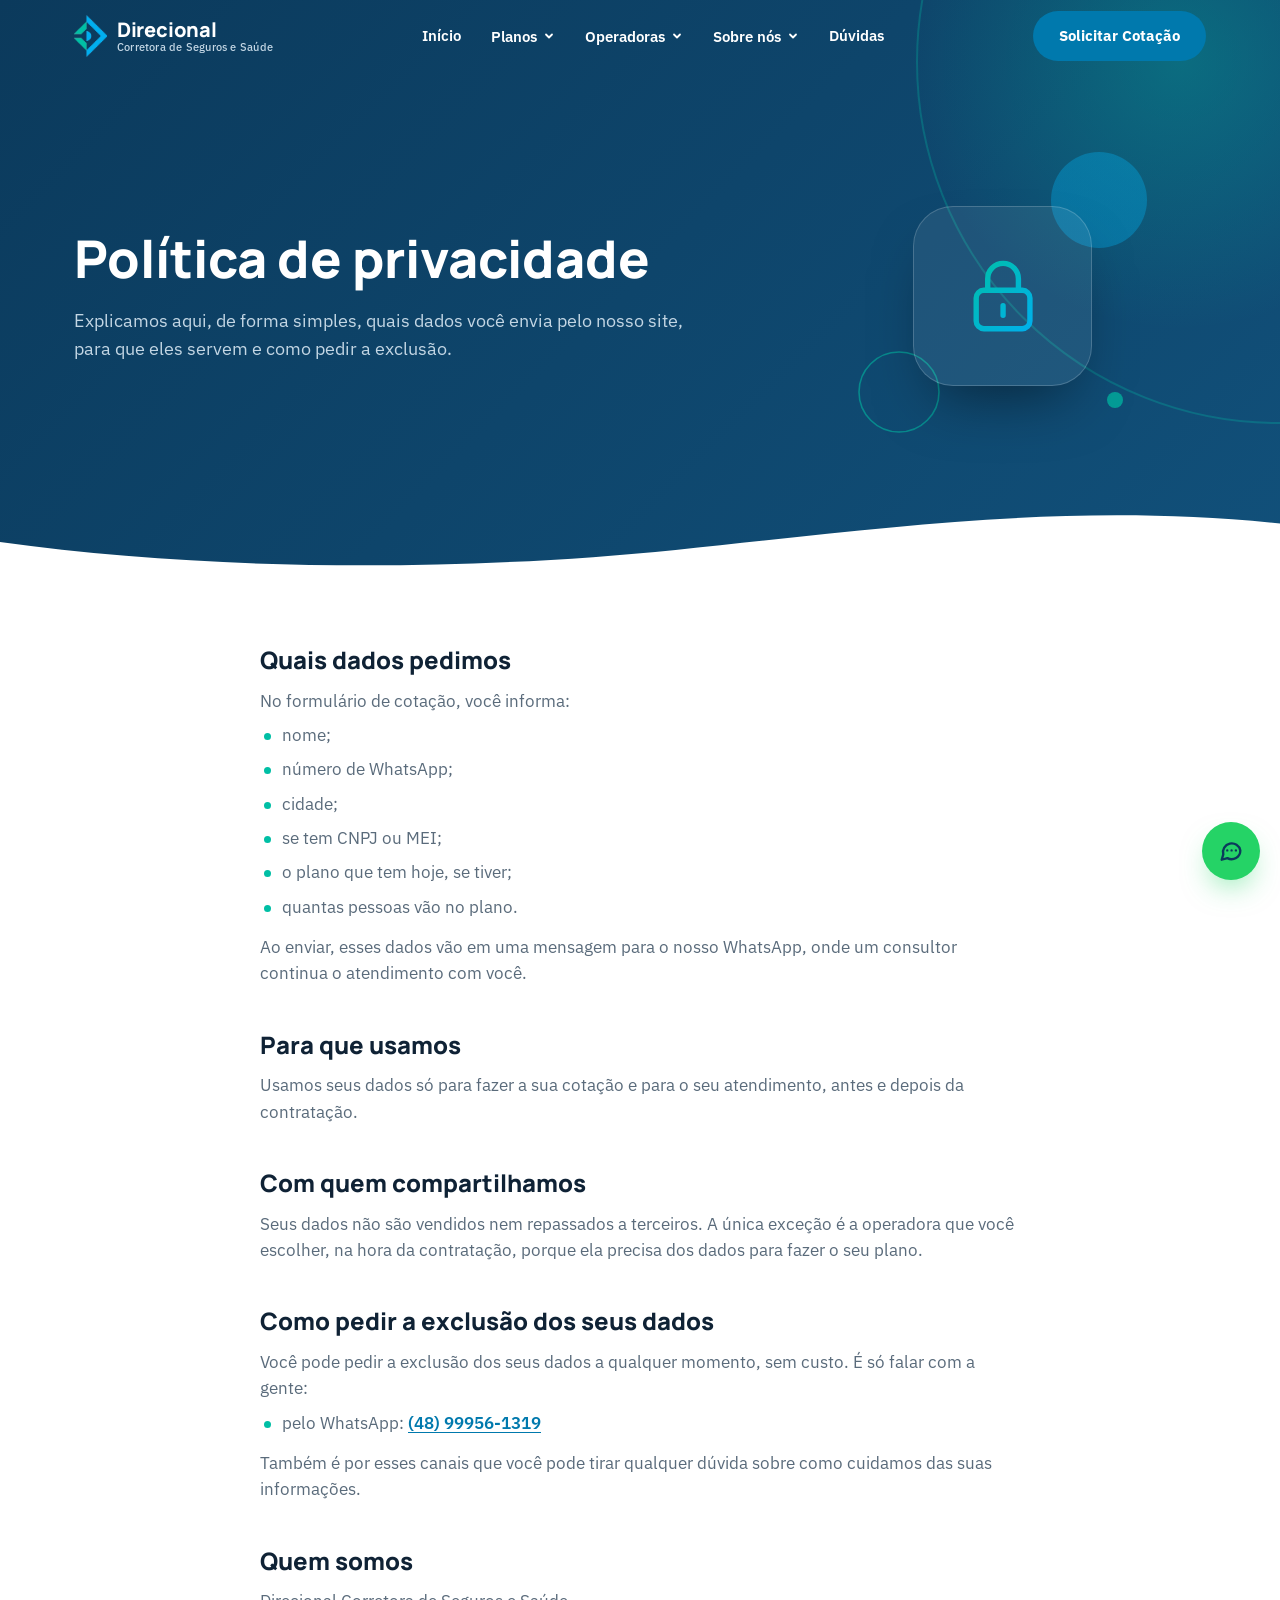
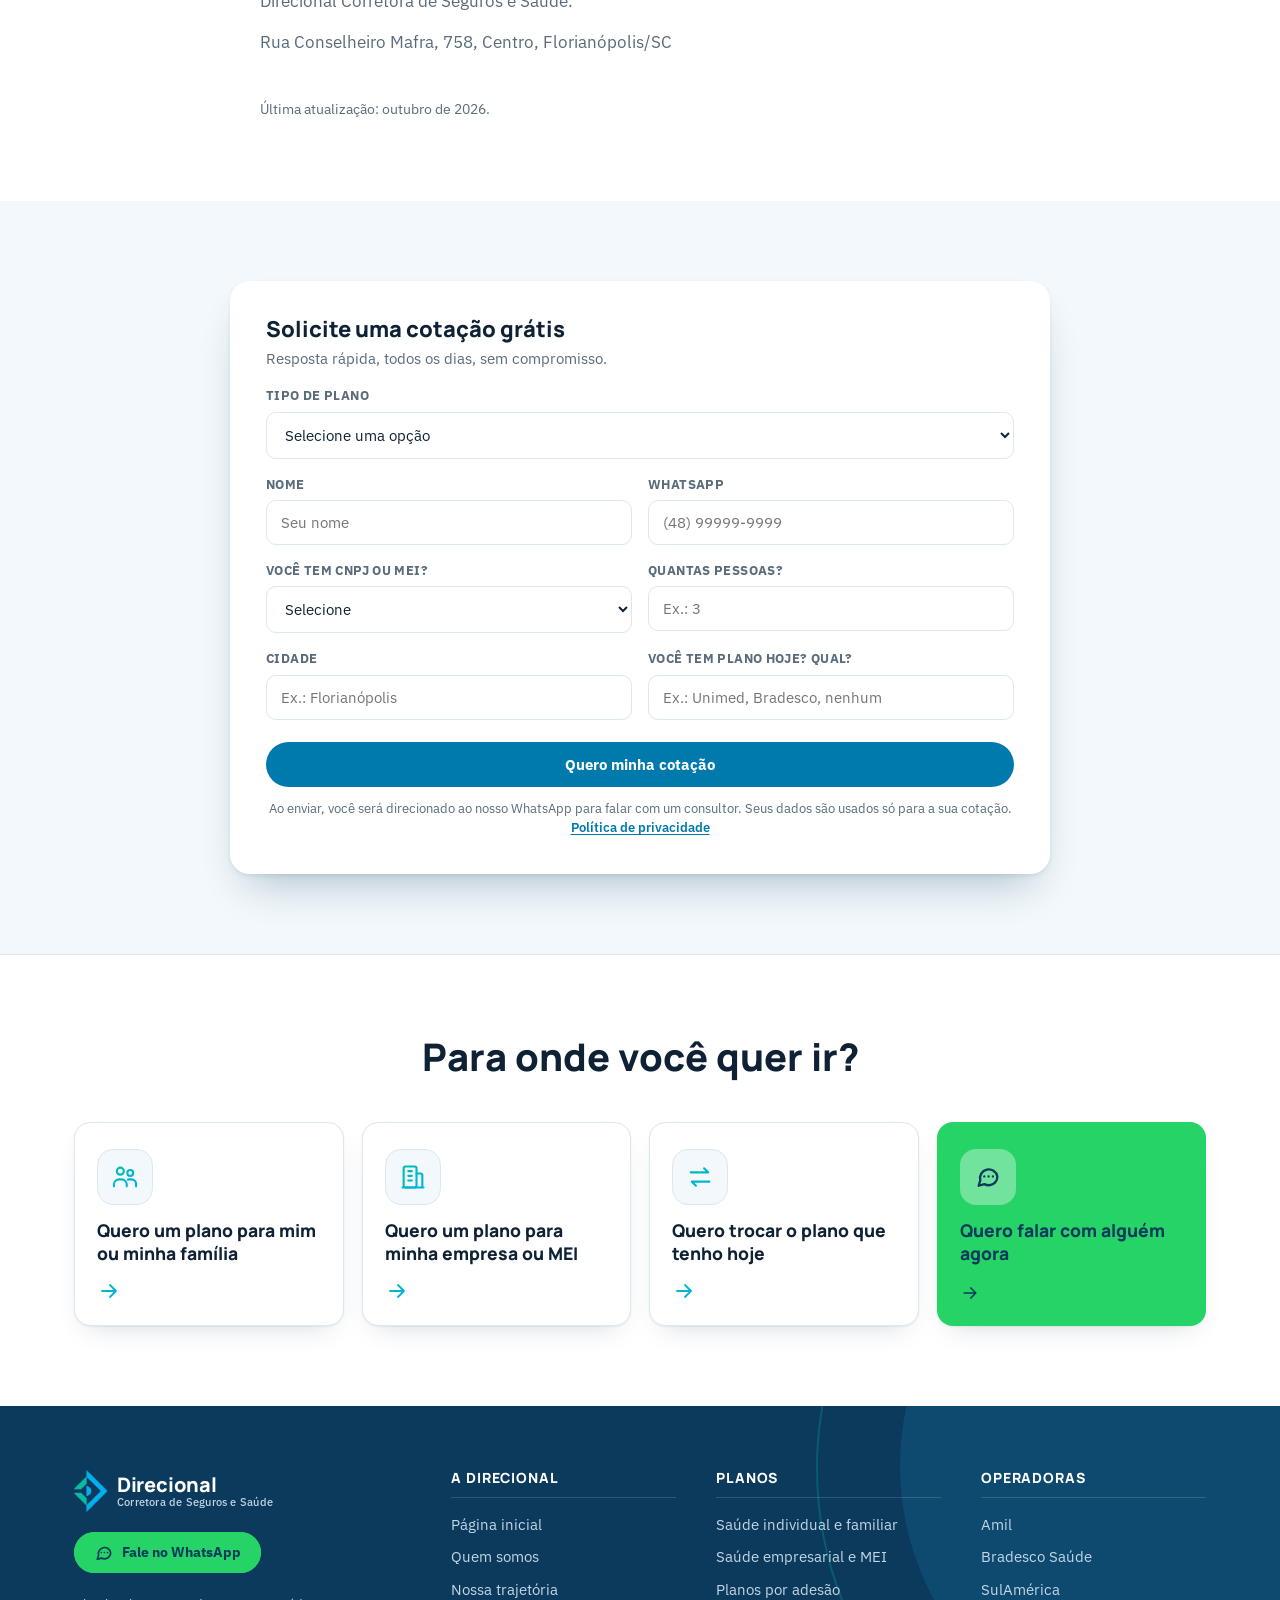
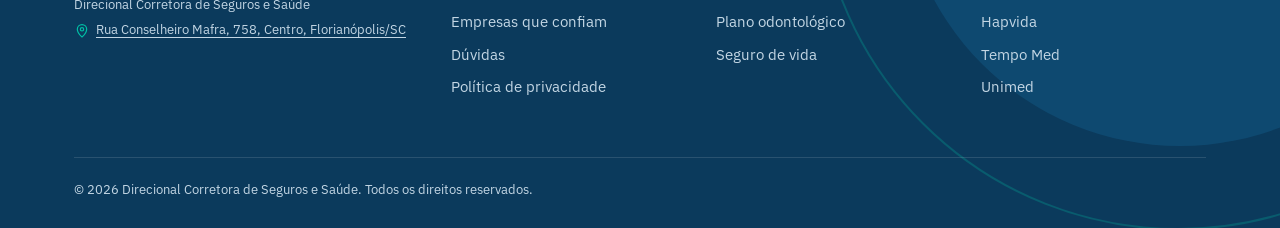
<file: politica-de-privacidade.html>
<!doctype html>
<html lang="pt-BR">
<head>
<meta charset="UTF-8">
<meta name="viewport" content="width=device-width, initial-scale=1">
<title>Política de Privacidade | Direcional Corretora, Florianópolis</title>
<meta name="description" content="Saiba como a Direcional Corretora de Seguros e Saúde, de Florianópolis, usa os dados do formulário de cotação e como pedir a exclusão deles.">
<meta property="og:type" content="website">
<meta property="og:locale" content="pt_BR">
<meta property="og:site_name" content="Direcional Corretora de Seguros e Saúde">
<meta property="og:title" content="Política de Privacidade | Direcional Corretora, Florianópolis">
<meta property="og:description" content="Saiba como a Direcional Corretora de Seguros e Saúde, de Florianópolis, usa os dados do formulário de cotação e como pedir a exclusão deles.">
<meta property="og:image" content="assets/logo-direcional.png">
<link rel="icon" type="image/png" href="assets/logo-direcional.png">
<link rel="preconnect" href="https://fonts.googleapis.com">
<link rel="preconnect" href="https://fonts.gstatic.com" crossorigin>
<link href="https://fonts.googleapis.com/css2?family=Manrope:wght@700;800&family=IBM+Plex+Sans:wght@400;500;600;700&display=swap" rel="stylesheet">
<link rel="stylesheet" href="css/style.css">
<script>document.documentElement.classList.add("js");</script>
</head>
<body data-page="privacidade">

<!-- ICONES:INICIO (biblioteca de ícones SVG, manter idêntica em todas as páginas) -->
<svg class="sprite" xmlns="http://www.w3.org/2000/svg" aria-hidden="true" focusable="false">
  <defs>
    <linearGradient id="grad-marca" gradientUnits="userSpaceOnUse" x1="3" y1="3" x2="21" y2="21">
      <stop offset="0" stop-color="#00BFA5"/><stop offset="1" stop-color="#00AFF0"/>
    </linearGradient>
  </defs>
  <symbol id="i-familia" viewBox="0 0 24 24"><circle cx="8" cy="7" r="3"/><circle cx="16.5" cy="8.5" r="2.5"/><path d="M2.5 20v-1.5A4.5 4.5 0 0 1 7 14h2a4.5 4.5 0 0 1 4.5 4.5V20"/><path d="M14.5 14.3c.3-.2.7-.3 1-.3h2a4 4 0 0 1 4 4v2"/></symbol>
  <symbol id="i-usuario" viewBox="0 0 24 24"><circle cx="12" cy="8" r="4"/><path d="M4 21v-1a6 6 0 0 1 6-6h4a6 6 0 0 1 6 6v1"/></symbol>
  <symbol id="i-empresa" viewBox="0 0 24 24"><rect x="4" y="3" width="11" height="18" rx="1.5"/><path d="M15 9h3.5a1.5 1.5 0 0 1 1.5 1.5V21M8 7h3M8 11h3M8 15h3M3 21h18"/></symbol>
  <symbol id="i-maleta" viewBox="0 0 24 24"><rect x="3" y="7" width="18" height="13" rx="2"/><path d="M9 7V5.5A1.5 1.5 0 0 1 10.5 4h3A1.5 1.5 0 0 1 15 5.5V7M3 12.5h18"/></symbol>
  <symbol id="i-loja" viewBox="0 0 24 24"><path d="M4 9.5 5.5 4h13L20 9.5"/><path d="M4 9.5a2.7 2.7 0 0 0 5.3 0 2.7 2.7 0 0 0 5.4 0 2.7 2.7 0 0 0 5.3 0"/><path d="M5.5 12v8h13v-8M10 20v-4.5h4V20"/></symbol>
  <symbol id="i-dente" viewBox="0 0 24 24"><path d="M12 5.5C10.5 4 8.8 3.5 7.2 3.8 4.6 4.3 3.6 7 4.3 10c.5 2 1.3 3.3 1.6 5.6.3 2.4.9 4.9 2.3 4.9 1.5 0 1.6-2.4 2-4.2.3-1.2.9-1.8 1.8-1.8s1.5.6 1.8 1.8c.4 1.8.5 4.2 2 4.2 1.4 0 2-2.5 2.3-4.9.3-2.3 1.1-3.6 1.6-5.6.7-3-.3-5.7-2.9-6.2-1.6-.3-3.3.2-4.8 1.7Z"/></symbol>
  <symbol id="i-escudo" viewBox="0 0 24 24"><path d="M12 3 4.5 6v5.5c0 4.6 3.1 8.2 7.5 9.5 4.4-1.3 7.5-4.9 7.5-9.5V6Z"/><path d="M12 15.5s-3.5-2.1-3.5-4.4A1.9 1.9 0 0 1 12 10a1.9 1.9 0 0 1 3.5 1.1c0 2.3-3.5 4.4-3.5 4.4Z"/></symbol>
  <symbol id="i-coracao" viewBox="0 0 24 24"><path d="M12 20s-7.5-4.6-7.5-10A4.3 4.3 0 0 1 12 7.4 4.3 4.3 0 0 1 19.5 10c0 5.4-7.5 10-7.5 10Z"/><path d="M7.5 12h2.5l1.2-2 1.8 4 1.2-2h2.3"/></symbol>
  <symbol id="i-conversa" viewBox="0 0 24 24"><path d="M20 11.5a7.5 7.5 0 0 1-11.1 6.6L4 19.5l1.4-4.6A7.5 7.5 0 1 1 20 11.5Z"/><path d="M8.8 11.5h.01M12.5 11.5h.01M16.2 11.5h.01"/></symbol>
  <symbol id="i-balanca" viewBox="0 0 24 24"><path d="M12 4v16M8 20h8M5 7h14"/><path d="M5 7 2.5 13a2.6 2.6 0 0 0 5 0Z"/><path d="m19 7-2.5 6a2.6 2.6 0 0 0 5 0Z"/></symbol>
  <symbol id="i-check-circulo" viewBox="0 0 24 24"><circle cx="12" cy="12" r="9"/><path d="m8 12.5 2.7 2.7 5.8-5.7"/></symbol>
  <symbol id="i-check" viewBox="0 0 24 24"><path d="m5 12.5 4.5 4.5L19 7.5"/></symbol>
  <symbol id="i-documento" viewBox="0 0 24 24"><path d="M14 3H7a2 2 0 0 0-2 2v14a2 2 0 0 0 2 2h10a2 2 0 0 0 2-2V8Z"/><path d="M14 3v5h5M9 13h6M9 17h4"/></symbol>
  <symbol id="i-consultor" viewBox="0 0 24 24"><path d="M4 14v-2a8 8 0 0 1 16 0v2"/><rect x="3" y="13" width="4" height="6" rx="1.5"/><rect x="17" y="13" width="4" height="6" rx="1.5"/><path d="M19 19c0 1.5-2 2.5-5 2.5h-1"/></symbol>
  <symbol id="i-troca" viewBox="0 0 24 24"><path d="M4 8h15l-3.5-3.5M20 16H5l3.5 3.5"/></symbol>
  <symbol id="i-seta" viewBox="0 0 24 24"><path d="M5 12h14M13 6l6 6-6 6"/></symbol>
  <symbol id="i-topo" viewBox="0 0 24 24"><path d="M12 19V5M6 11l6-6 6 6"/></symbol>
  <symbol id="i-telefone" viewBox="0 0 24 24"><path d="M5 4h3.5l1.5 4-2.2 1.4a11 11 0 0 0 6.8 6.8L16 14l4 1.5V19a2 2 0 0 1-2 2A16 16 0 0 1 3 6a2 2 0 0 1 2-2Z"/></symbol>
  <symbol id="i-email" viewBox="0 0 24 24"><rect x="3" y="5" width="18" height="14" rx="2"/><path d="m3.5 6.5 8.5 6.5 8.5-6.5"/></symbol>
  <symbol id="i-local" viewBox="0 0 24 24"><path d="M12 21s-7-5.6-7-11.5a7 7 0 0 1 14 0C19 15.4 12 21 12 21Z"/><circle cx="12" cy="9.5" r="2.5"/></symbol>
  <symbol id="i-camera" viewBox="0 0 24 24"><rect x="3.5" y="3.5" width="17" height="17" rx="5"/><circle cx="12" cy="12" r="4"/><path d="M17 7h.01"/></symbol>
  <symbol id="i-cadeado" viewBox="0 0 24 24"><rect x="5" y="10.5" width="14" height="10" rx="2"/><path d="M8 10.5v-3a4 4 0 0 1 8 0v3M12 14.5V17"/></symbol>
  <symbol id="i-cracha" viewBox="0 0 24 24"><rect x="4" y="5" width="16" height="15" rx="2"/><path d="M9 3v4M15 3v4"/><circle cx="12" cy="11.5" r="2.3"/><path d="M8 17.5a4 4 0 0 1 8 0"/></symbol>
  <symbol id="i-relogio" viewBox="0 0 24 24"><circle cx="12" cy="12" r="9"/><path d="M12 7v5l3 2"/></symbol>
</svg>
<!-- ICONES:FIM -->

<!-- CABECALHO:INICIO (manter idêntico em todas as páginas) -->
<a class="pular" href="#conteudo">Pular para o conteúdo</a>
<header class="site-header" id="siteHeader">
  <div class="wrap">
    <a class="brand" href="index.html" aria-label="Direcional Corretora de Seguros e Saúde, página inicial">
      <img class="brand-logo" src="assets/logo-direcional.png" alt="Logo da Direcional" height="42">
      <span class="brand-text"><b>Direcional</b><small>Corretora de Seguros e Saúde</small></span>
    </a>
    <nav class="main-nav" id="mainNav" aria-label="Menu principal">
      <ul class="nav-list">
        <li><a class="nav-link" href="index.html" data-nav="inicio">Início</a></li>
        <li class="has-sub">
          <button class="nav-link sub-toggle" type="button" data-nav="planos" aria-expanded="false" aria-controls="sub-planos">Planos <svg class="chev" viewBox="0 0 12 12" aria-hidden="true"><path d="M3 4.5 6 7.5 9 4.5" fill="none" stroke="currentColor" stroke-width="1.8" stroke-linecap="round" stroke-linejoin="round"/></svg></button>
          <ul class="submenu" id="sub-planos">
            <li><a href="plano-de-saude-individual.html">Saúde Individual e Familiar</a></li>
            <li><a href="plano-de-saude-empresarial.html">Saúde Empresarial e MEI</a></li>
            <li><a href="plano-de-saude-individual.html#adesao">Planos por Adesão</a></li>
            <li><a href="plano-odontologico.html">Plano Odontológico</a></li>
            <li><a href="seguro-de-vida.html">Seguro de Vida</a></li>
          </ul>
        </li>
        <li class="has-sub">
          <button class="nav-link sub-toggle" type="button" data-nav="operadoras" aria-expanded="false" aria-controls="sub-operadoras">Operadoras <svg class="chev" viewBox="0 0 12 12" aria-hidden="true"><path d="M3 4.5 6 7.5 9 4.5" fill="none" stroke="currentColor" stroke-width="1.8" stroke-linecap="round" stroke-linejoin="round"/></svg></button>
          <ul class="submenu" id="sub-operadoras">
            <li><a href="index.html#operadoras">Amil</a></li>
            <li><a href="index.html#operadoras">Bradesco Saúde</a></li>
            <li><a href="index.html#operadoras">SulAmérica</a></li>
            <li><a href="index.html#operadoras">Hapvida</a></li>
            <li><a href="index.html#operadoras">Tempo Med</a></li>
            <li><a href="index.html#operadoras">Unimed</a></li>
          </ul>
        </li>
        <li class="has-sub">
          <button class="nav-link sub-toggle" type="button" data-nav="sobre" aria-expanded="false" aria-controls="sub-sobre">Sobre nós <svg class="chev" viewBox="0 0 12 12" aria-hidden="true"><path d="M3 4.5 6 7.5 9 4.5" fill="none" stroke="currentColor" stroke-width="1.8" stroke-linecap="round" stroke-linejoin="round"/></svg></button>
          <ul class="submenu" id="sub-sobre">
            <li><a href="quem-somos.html">Quem somos</a></li>
            <li><a href="quem-somos.html#trajetoria">Nossa trajetória</a></li>
            <!-- Para ativar, remova hidden deste item junto com a seção #equipe de quem-somos.html -->
            <li hidden><a href="quem-somos.html#equipe">Nossa equipe</a></li>
            <li><a href="index.html#clientes">Empresas que confiam</a></li>
          </ul>
        </li>
        <li><a class="nav-link" href="index.html#duvidas" data-nav="duvidas">Dúvidas</a></li>
        <li class="nav-cta-mobile"><a class="btn btn-primary btn-block" href="#cotacao">Solicitar Cotação</a></li>
      </ul>
    </nav>
    <div class="header-actions">
      <a class="btn btn-primary btn-roll" href="#cotacao"><span class="roll-txt">Solicitar Cotação</span><span class="roll-txt" aria-hidden="true">Solicitar Cotação</span></a>
      <button class="nav-toggle" id="navToggle" type="button" aria-label="Abrir menu" aria-expanded="false" aria-controls="mainNav">
        <svg class="ico-open" viewBox="0 0 24 24" aria-hidden="true"><path d="M4 7h16M4 12h16M4 17h16" fill="none" stroke="currentColor" stroke-width="2" stroke-linecap="round"/></svg>
        <svg class="ico-close" viewBox="0 0 24 24" aria-hidden="true"><path d="M6 6l12 12M18 6 6 18" fill="none" stroke="currentColor" stroke-width="2" stroke-linecap="round"/></svg>
      </button>
    </div>
  </div>
</header>
<!-- CABECALHO:FIM -->

<main id="conteudo">

<!-- ============ HERO ============ -->
<section class="hero hero-interna">
  <div class="wrap">
    <div>
      <h1>Política de privacidade</h1>
      <p class="lede">Explicamos aqui, de forma simples, quais dados você envia pelo nosso site, para que eles servem e como pedir a exclusão.</p>
    </div>
    <div class="hero-icone-grande" aria-hidden="true">
      <svg class="hero-art hero-art-centro" viewBox="0 0 400 400" focusable="false">
        <circle class="f1" cx="320" cy="80" r="60" fill="url(#grad-marca)" opacity=".35"/>
        <circle class="f2" cx="70" cy="320" r="50" fill="none" stroke="#00BFA5" stroke-width="2" opacity=".55"/>
        <circle class="f4" cx="340" cy="330" r="10" fill="#00BFA5" opacity=".7"/>
      </svg>
      <div class="icone-disco"><svg class="ico"><use href="#i-cadeado"/></svg></div>
    </div>
  </div>
  <svg class="divisor-curva" viewBox="0 0 1440 90" preserveAspectRatio="none" aria-hidden="true" focusable="false"><path d="M0 58C240 96 520 96 760 68S1200 6 1440 34V90H0Z"/></svg>
</section>

<!-- ============ TEXTO ============ -->
<section class="section">
  <div class="wrap">
    <article class="prosa">
      <h2>Quais dados pedimos</h2>
      <p>No formulário de cotação, você informa:</p>
      <ul>
        <li>nome;</li>
        <li>número de WhatsApp;</li>
        <li>cidade;</li>
        <li>se tem CNPJ ou MEI;</li>
        <li>o plano que tem hoje, se tiver;</li>
        <li>quantas pessoas vão no plano.</li>
      </ul>
      <p>Ao enviar, esses dados vão em uma mensagem para o nosso WhatsApp, onde um consultor continua o atendimento com você.</p>

      <h2>Para que usamos</h2>
      <p>Usamos seus dados só para fazer a sua cotação e para o seu atendimento, antes e depois da contratação.</p>

      <h2>Com quem compartilhamos</h2>
      <p>Seus dados não são vendidos nem repassados a terceiros. A única exceção é a operadora que você escolher, na hora da contratação, porque ela precisa dos dados para fazer o seu plano.</p>

      <h2>Como pedir a exclusão dos seus dados</h2>
      <p>Você pode pedir a exclusão dos seus dados a qualquer momento, sem custo. É só falar com a gente:</p>
      <ul>
        <li data-contato="whatsappPrincipal">pelo WhatsApp: <a data-href="whatsappPrincipal" data-texto="whatsappPrincipal" href="#" target="_blank" rel="noopener">WhatsApp da Direcional</a></li>
        <li data-contato="email">pelo e-mail: <a data-href="email" data-texto="email" href="#">e-mail da Direcional</a></li>
      </ul>
      <p>Também é por esses canais que você pode tirar qualquer dúvida sobre como cuidamos das suas informações.</p>

      <h2>Quem somos</h2>
      <p>Direcional Corretora de Seguros e Saúde<span data-contato="cnpj">, CNPJ <span data-texto="cnpj"></span></span>.</p>
      <p data-contato="endereco"><span data-texto="endereco"></span></p>

      <p class="atualizacao">Última atualização: outubro de 2026.</p>
    </article>
  </div>
</section>

<!-- ============ COTAÇÃO ============ -->
<section class="section section-alt cotacao-final" id="cotacao" aria-label="Solicitar cotação">
  <div class="wrap">
    <!-- FORMULARIO:INICIO (componente de cotação; o tipo é pré-selecionado pelo data-tipo do <body>, por ?tipo= ou por links com data-tipo) -->
      <form class="quote-card form-cotacao" novalidate>
        <h2 class="form-titulo">Solicite uma cotação grátis</h2>
        <p class="lede">Resposta rápida, todos os dias, sem compromisso.</p>
        <div class="form-grid">
          <label class="field field-full"><span>Tipo de plano</span>
            <select name="tipo" required>
              <option value="" disabled selected>Selecione uma opção</option>
              <option value="individual">Individual ou familiar</option>
              <option value="empresa">Empresa ou MEI</option>
              <option value="odonto">Plano odontológico</option>
              <option value="vida">Seguro de vida</option>
            </select>
          </label>
          <label class="field"><span>Nome</span>
            <input name="nome" type="text" autocomplete="name" placeholder="Seu nome" required>
          </label>
          <label class="field"><span>WhatsApp</span>
            <input name="whatsapp" type="tel" inputmode="numeric" autocomplete="tel-national" placeholder="(48) 99999-9999" maxlength="15" required>
          </label>
          <label class="field"><span>Você tem CNPJ ou MEI?</span>
            <select name="cnpj">
              <option value="" selected>Selecione</option>
              <option value="Sim">Sim</option>
              <option value="Não">Não</option>
            </select>
          </label>
          <label class="field"><span>Quantas pessoas?</span>
            <input name="pessoas" type="number" min="1" max="999" inputmode="numeric" placeholder="Ex.: 3">
          </label>
          <label class="field"><span>Cidade</span>
            <input name="cidade" type="text" autocomplete="address-level2" placeholder="Ex.: Florianópolis">
          </label>
          <label class="field"><span>Você tem plano hoje? Qual?</span>
            <input name="plano_atual" type="text" placeholder="Ex.: Unimed, Bradesco, nenhum">
          </label>
        </div>
        <button type="submit" class="btn btn-primary btn-block btn-roll"><span class="roll-txt">Quero minha cotação</span><span class="roll-txt" aria-hidden="true">Quero minha cotação</span></button>
        <p class="quote-note">Ao enviar, você será direcionado ao nosso WhatsApp para falar com um consultor. Seus dados são usados só para a sua cotação. <a href="politica-de-privacidade.html">Política de privacidade</a></p>
      </form>
      <!-- FORMULARIO:FIM -->
  </div>
</section>

</main>

<!-- PARAONDE:INICIO (manter idêntico em todas as páginas; o cartão da página atual é escondido pelo js/main.js) -->
<section class="section para-onde" aria-labelledby="para-onde-titulo">
  <div class="wrap">
    <div class="sec-topo center">
      <h2 class="h2" id="para-onde-titulo" data-reveal>Para onde você quer ir?</h2>
    </div>
    <ul class="destinos" data-stagger>
      <li><a class="destino card-hover" href="plano-de-saude-individual.html">
        <span class="icone-box" aria-hidden="true"><svg class="ico"><use href="#i-familia"/></svg></span>
        <span class="destino-titulo">Quero um plano para mim ou minha família</span>
        <svg class="ico destino-seta" aria-hidden="true"><use href="#i-seta"/></svg>
      </a></li>
      <li><a class="destino card-hover" href="plano-de-saude-empresarial.html">
        <span class="icone-box" aria-hidden="true"><svg class="ico"><use href="#i-empresa"/></svg></span>
        <span class="destino-titulo">Quero um plano para minha empresa ou MEI</span>
        <svg class="ico destino-seta" aria-hidden="true"><use href="#i-seta"/></svg>
      </a></li>
      <li><a class="destino card-hover" href="index.html#comparar">
        <span class="icone-box" aria-hidden="true"><svg class="ico"><use href="#i-troca"/></svg></span>
        <span class="destino-titulo">Quero trocar o plano que tenho hoje</span>
        <svg class="ico destino-seta" aria-hidden="true"><use href="#i-seta"/></svg>
      </a></li>
      <li data-contato="whatsappPrincipal"><a class="destino destino-whats btn-whats" href="#" data-href="whatsappPrincipal" target="_blank" rel="noopener">
        <span class="icone-box" aria-hidden="true"><svg class="ico"><use href="#i-conversa"/></svg></span>
        <span class="destino-titulo">Quero falar com alguém agora</span>
        <svg class="ico destino-seta" aria-hidden="true"><use href="#i-seta"/></svg>
      </a></li>
    </ul>
  </div>
</section>
<!-- PARAONDE:FIM -->

<!-- RODAPE:INICIO (manter idêntico em todas as páginas; dados de contato vêm de js/config.js) -->
<footer class="site-footer">
  <div class="wrap">
    <div class="footer-grid">
      <div>
        <a class="brand" href="index.html" aria-label="Direcional Corretora de Seguros e Saúde, página inicial">
          <img class="brand-logo" src="assets/logo-direcional.png" alt="Logo da Direcional" height="42">
          <span class="brand-text"><b>Direcional</b><small>Corretora de Seguros e Saúde</small></span>
        </a>
        <h2 class="sr-only">Contato</h2>
        <div class="footer-botoes">
          <a class="btn-pill" href="#" data-contato="email" data-href="email"><svg class="ico" aria-hidden="true"><use href="#i-email"/></svg><span data-texto="email">E-mail</span></a>
          <a class="btn-pill" href="#" data-contato="telefone" data-href="telefone"><svg class="ico" aria-hidden="true"><use href="#i-telefone"/></svg>Ligue agora: <span data-texto="telefone"></span></a>
          <a class="btn btn-whats" href="#" data-contato="whatsappPrincipal" data-href="whatsappPrincipal" target="_blank" rel="noopener"><svg class="ico" aria-hidden="true"><use href="#i-conversa"/></svg>Fale no WhatsApp</a>
        </div>
        <ul class="footer-legal">
          <li>Direcional Corretora de Seguros e Saúde</li>
          <li data-contato="susep">Corretora registrada na SUSEP nº <span data-texto="susep"></span></li>
          <li data-contato="cnpj">CNPJ <span data-texto="cnpj"></span></li>
          <li data-contato="endereco"><a href="#" data-href="mapsUrl" target="_blank" rel="noopener"><svg class="ico" aria-hidden="true"><use href="#i-local"/></svg><span data-texto="endereco"></span></a></li>
        </ul>
      </div>
      <nav aria-labelledby="rodape-direcional">
        <h2 class="footer-titulo" id="rodape-direcional">A Direcional</h2>
        <ul class="footer-links">
          <li><a href="index.html">Página inicial</a></li>
          <li><a href="quem-somos.html">Quem somos</a></li>
          <li><a href="quem-somos.html#trajetoria">Nossa trajetória</a></li>
          <li><a href="index.html#clientes">Empresas que confiam</a></li>
          <li><a href="index.html#duvidas">Dúvidas</a></li>
          <li><a href="politica-de-privacidade.html">Política de privacidade</a></li>
        </ul>
      </nav>
      <nav aria-labelledby="rodape-planos">
        <h2 class="footer-titulo" id="rodape-planos">Planos</h2>
        <ul class="footer-links">
          <li><a href="plano-de-saude-individual.html">Saúde individual e familiar</a></li>
          <li><a href="plano-de-saude-empresarial.html">Saúde empresarial e MEI</a></li>
          <li><a href="plano-de-saude-individual.html#adesao">Planos por adesão</a></li>
          <li><a href="plano-odontologico.html">Plano odontológico</a></li>
          <li><a href="seguro-de-vida.html">Seguro de vida</a></li>
        </ul>
      </nav>
      <nav aria-labelledby="rodape-operadoras">
        <h2 class="footer-titulo" id="rodape-operadoras">Operadoras</h2>
        <ul class="footer-links">
          <li><a href="index.html#operadoras">Amil</a></li>
          <li><a href="index.html#operadoras">Bradesco Saúde</a></li>
          <li><a href="index.html#operadoras">SulAmérica</a></li>
          <li><a href="index.html#operadoras">Hapvida</a></li>
          <li><a href="index.html#operadoras">Tempo Med</a></li>
          <li><a href="index.html#operadoras">Unimed</a></li>
        </ul>
      </nav>
    </div>
    <div class="footer-bottom">
      <span>© 2026 Direcional Corretora de Seguros e Saúde. Todos os direitos reservados.</span>
      <a class="footer-social" href="#" data-contato="instagram" data-href="instagram" target="_blank" rel="noopener" aria-label="Instagram da Direcional"><svg class="ico" aria-hidden="true"><use href="#i-camera"/></svg></a>
    </div>
  </div>
</footer>

<button class="to-top" id="toTop" type="button" aria-label="Voltar ao topo"><svg class="ico ico-claro" aria-hidden="true"><use href="#i-topo"/></svg></button>
<a class="wa-float" href="#" id="waFloat" data-contato="whatsappPrincipal" data-href="whatsappPrincipal" aria-label="Falar no WhatsApp" target="_blank" rel="noopener"><svg class="ico ico-claro" aria-hidden="true"><use href="#i-conversa"/></svg></a>
<!-- RODAPE:FIM -->

<script src="js/config.js"></script>
<script src="js/main.js"></script>
</body>
</html>
</file>
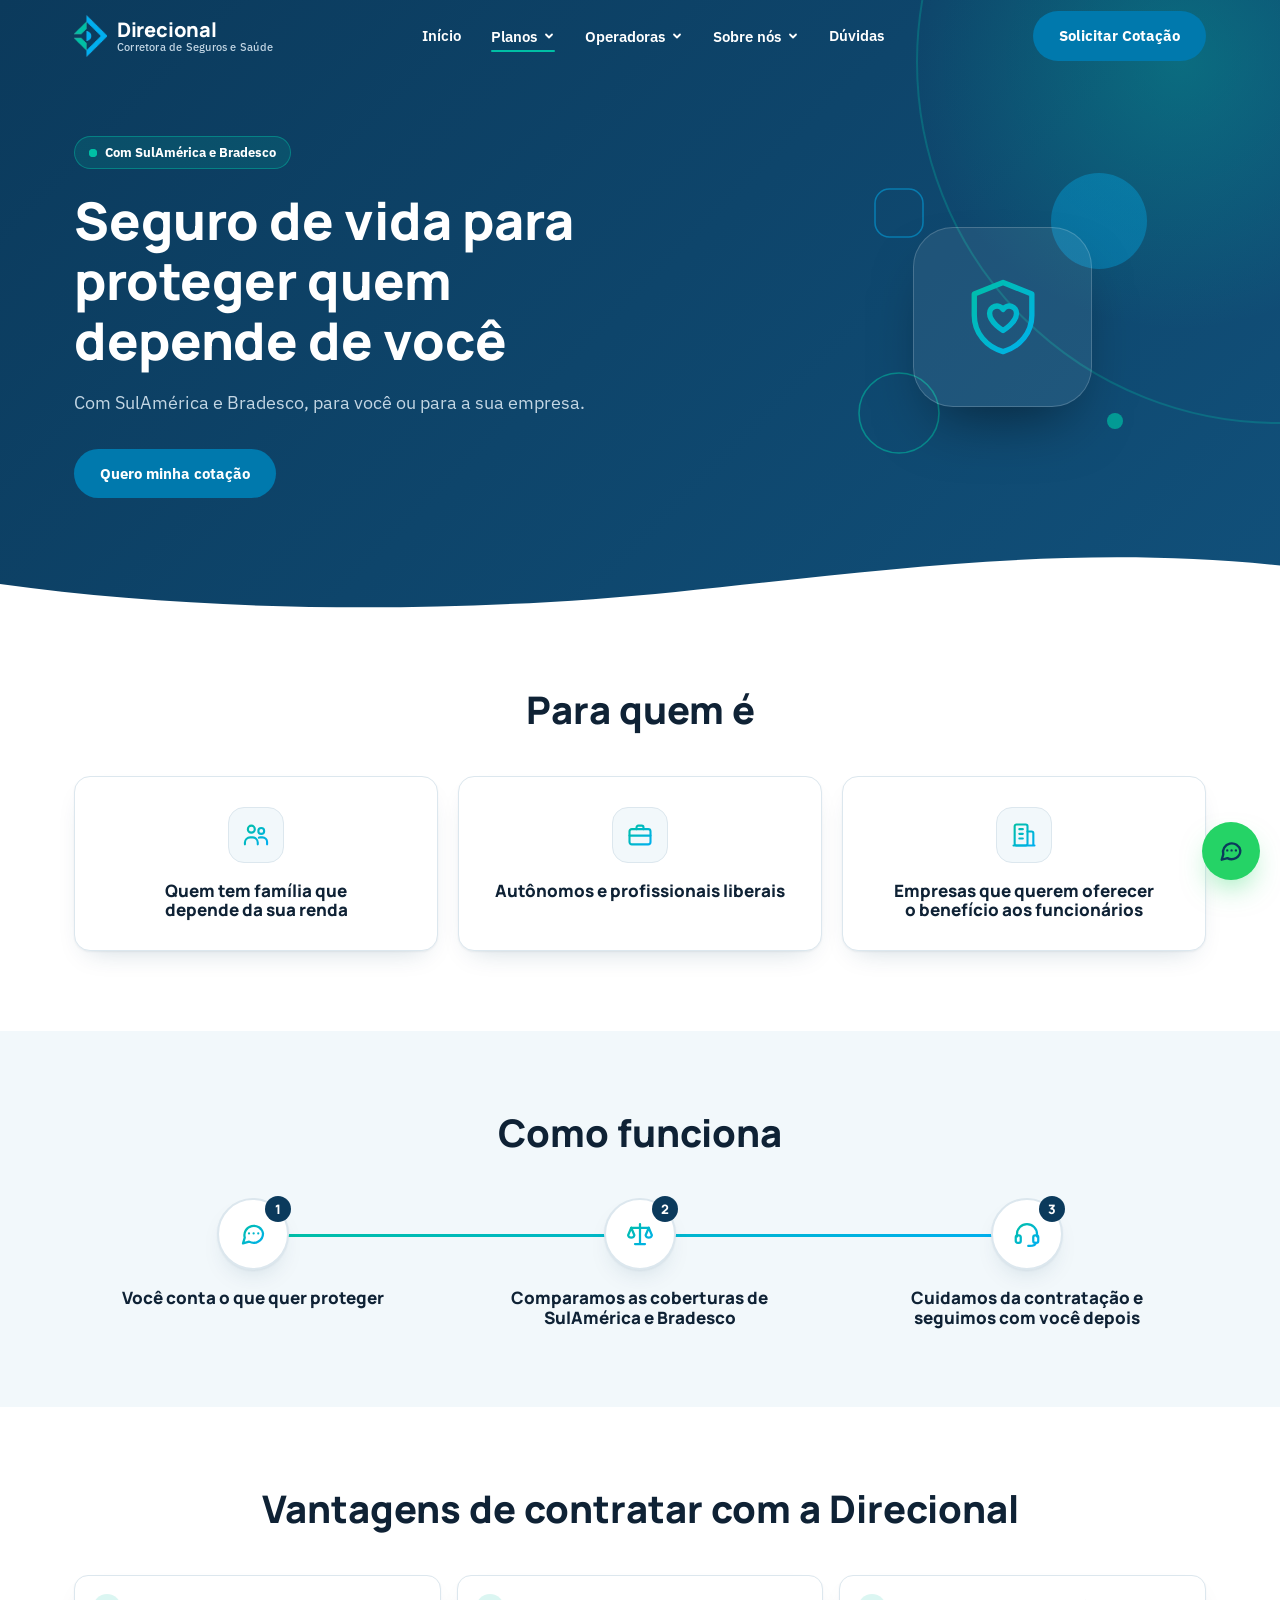
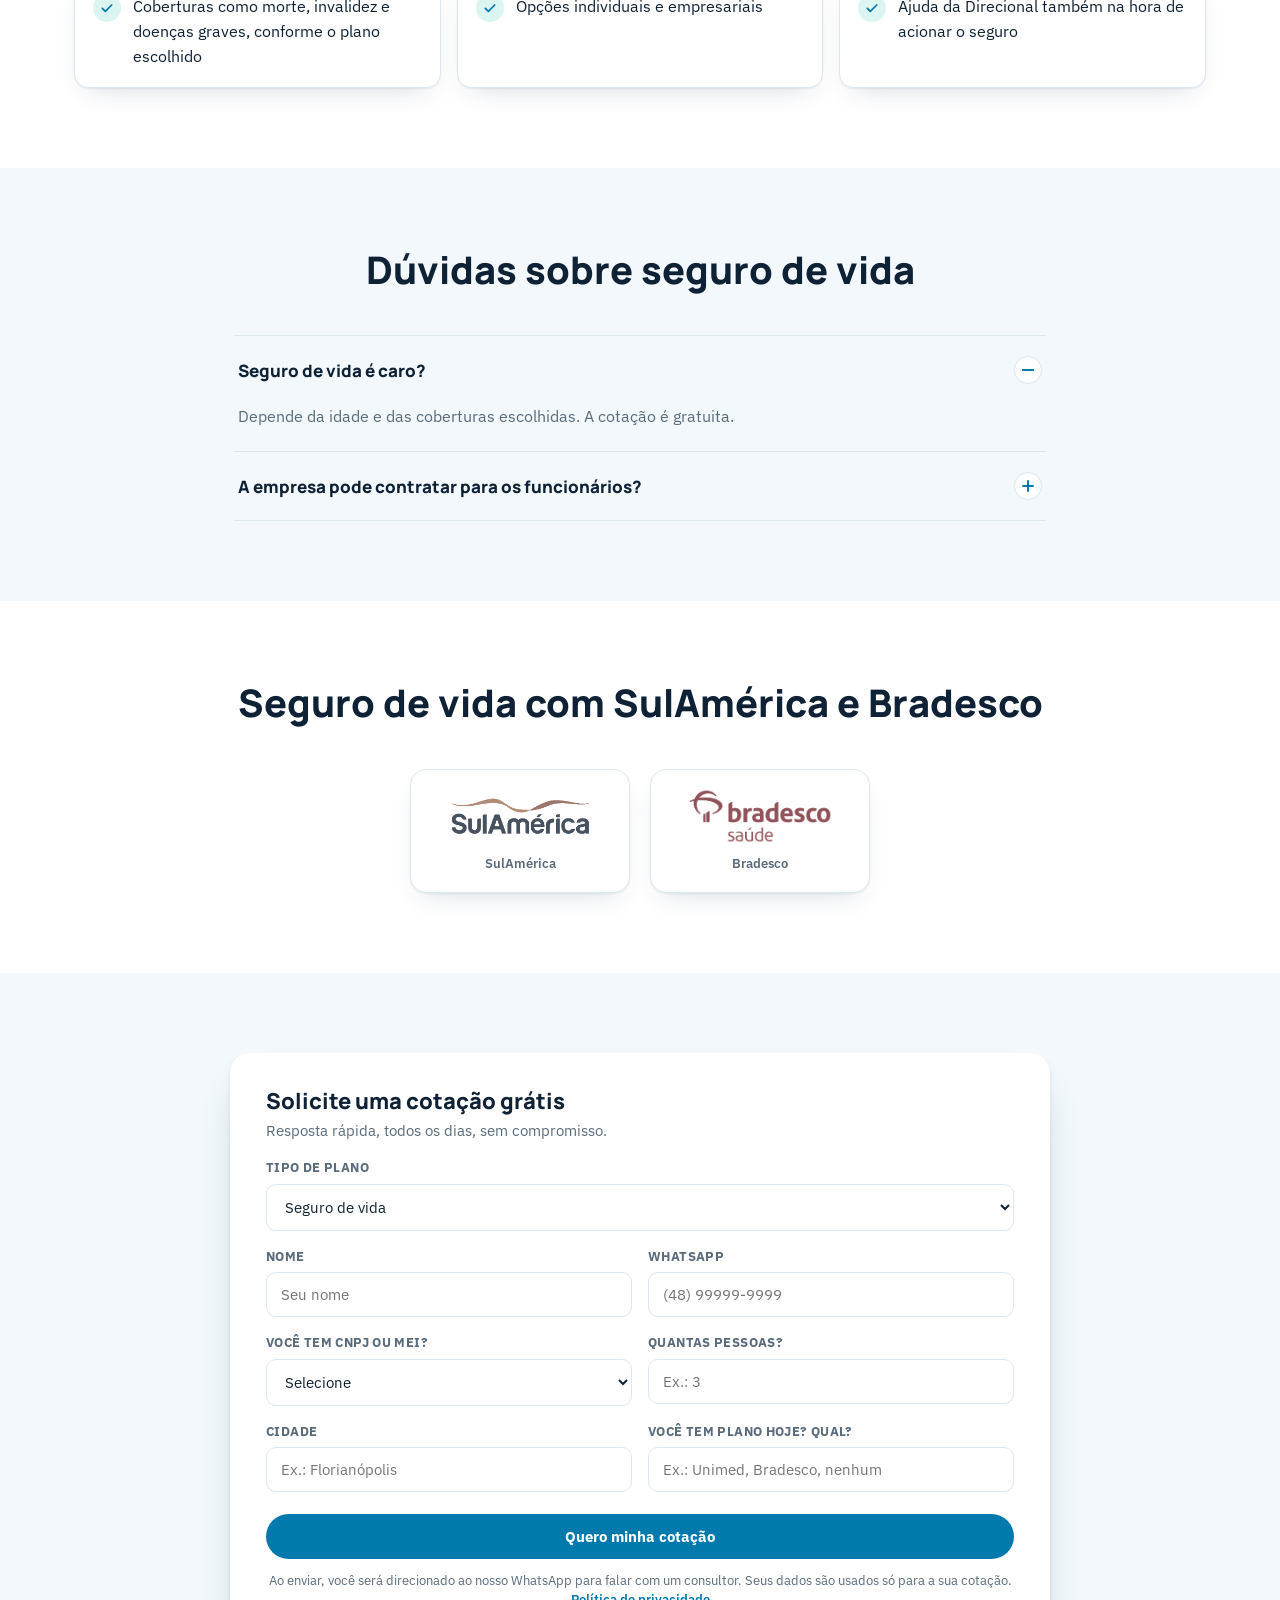
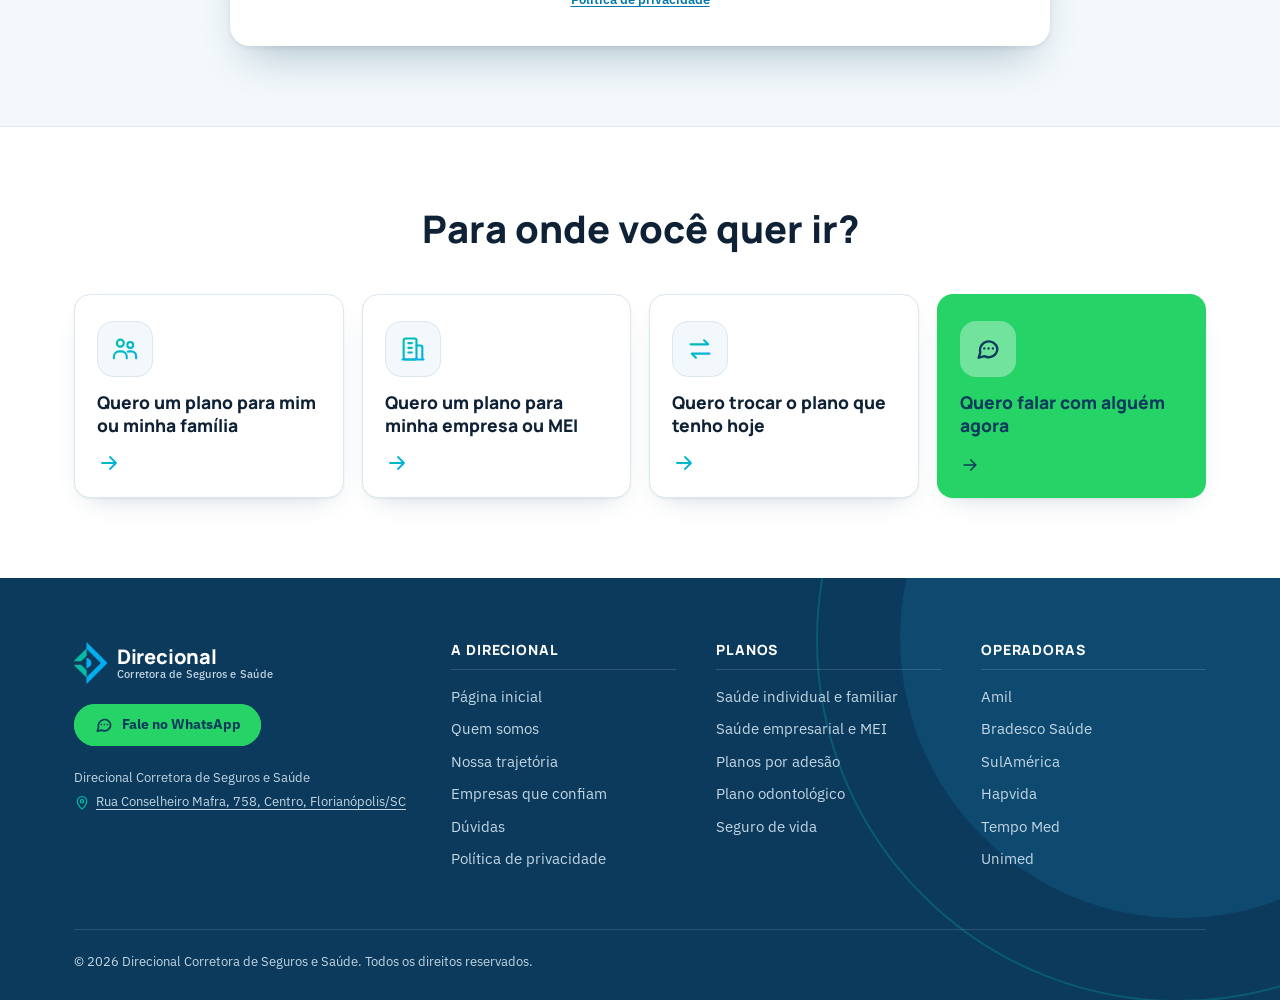
<file: seguro-de-vida.html>
<!doctype html>
<html lang="pt-BR">
<head>
<meta charset="UTF-8">
<meta name="viewport" content="width=device-width, initial-scale=1">
<title>Seguro de Vida em Florianópolis | Direcional Corretora</title>
<meta name="description" content="Seguro de vida em Florianópolis com SulAmérica e Bradesco, para você ou para a sua empresa. Proteja quem depende de você. Cotação gratuita.">
<meta property="og:type" content="website">
<meta property="og:locale" content="pt_BR">
<meta property="og:site_name" content="Direcional Corretora de Seguros e Saúde">
<meta property="og:title" content="Seguro de Vida em Florianópolis | Direcional Corretora">
<meta property="og:description" content="Seguro de vida em Florianópolis com SulAmérica e Bradesco, para você ou para a sua empresa. Proteja quem depende de você. Cotação gratuita.">
<meta property="og:image" content="assets/logo-direcional.png">
<link rel="icon" type="image/png" href="assets/logo-direcional.png">
<link rel="preconnect" href="https://fonts.googleapis.com">
<link rel="preconnect" href="https://fonts.gstatic.com" crossorigin>
<link href="https://fonts.googleapis.com/css2?family=Manrope:wght@700;800&family=IBM+Plex+Sans:wght@400;500;600;700&display=swap" rel="stylesheet">
<link rel="stylesheet" href="css/style.css">
<script>document.documentElement.classList.add("js");</script>
</head>
<body data-page="planos" data-tipo="vida">

<!-- ICONES:INICIO (biblioteca de ícones SVG, manter idêntica em todas as páginas) -->
<svg class="sprite" xmlns="http://www.w3.org/2000/svg" aria-hidden="true" focusable="false">
  <defs>
    <linearGradient id="grad-marca" gradientUnits="userSpaceOnUse" x1="3" y1="3" x2="21" y2="21">
      <stop offset="0" stop-color="#00BFA5"/><stop offset="1" stop-color="#00AFF0"/>
    </linearGradient>
  </defs>
  <symbol id="i-familia" viewBox="0 0 24 24"><circle cx="8" cy="7" r="3"/><circle cx="16.5" cy="8.5" r="2.5"/><path d="M2.5 20v-1.5A4.5 4.5 0 0 1 7 14h2a4.5 4.5 0 0 1 4.5 4.5V20"/><path d="M14.5 14.3c.3-.2.7-.3 1-.3h2a4 4 0 0 1 4 4v2"/></symbol>
  <symbol id="i-usuario" viewBox="0 0 24 24"><circle cx="12" cy="8" r="4"/><path d="M4 21v-1a6 6 0 0 1 6-6h4a6 6 0 0 1 6 6v1"/></symbol>
  <symbol id="i-empresa" viewBox="0 0 24 24"><rect x="4" y="3" width="11" height="18" rx="1.5"/><path d="M15 9h3.5a1.5 1.5 0 0 1 1.5 1.5V21M8 7h3M8 11h3M8 15h3M3 21h18"/></symbol>
  <symbol id="i-maleta" viewBox="0 0 24 24"><rect x="3" y="7" width="18" height="13" rx="2"/><path d="M9 7V5.5A1.5 1.5 0 0 1 10.5 4h3A1.5 1.5 0 0 1 15 5.5V7M3 12.5h18"/></symbol>
  <symbol id="i-loja" viewBox="0 0 24 24"><path d="M4 9.5 5.5 4h13L20 9.5"/><path d="M4 9.5a2.7 2.7 0 0 0 5.3 0 2.7 2.7 0 0 0 5.4 0 2.7 2.7 0 0 0 5.3 0"/><path d="M5.5 12v8h13v-8M10 20v-4.5h4V20"/></symbol>
  <symbol id="i-dente" viewBox="0 0 24 24"><path d="M12 5.5C10.5 4 8.8 3.5 7.2 3.8 4.6 4.3 3.6 7 4.3 10c.5 2 1.3 3.3 1.6 5.6.3 2.4.9 4.9 2.3 4.9 1.5 0 1.6-2.4 2-4.2.3-1.2.9-1.8 1.8-1.8s1.5.6 1.8 1.8c.4 1.8.5 4.2 2 4.2 1.4 0 2-2.5 2.3-4.9.3-2.3 1.1-3.6 1.6-5.6.7-3-.3-5.7-2.9-6.2-1.6-.3-3.3.2-4.8 1.7Z"/></symbol>
  <symbol id="i-escudo" viewBox="0 0 24 24"><path d="M12 3 4.5 6v5.5c0 4.6 3.1 8.2 7.5 9.5 4.4-1.3 7.5-4.9 7.5-9.5V6Z"/><path d="M12 15.5s-3.5-2.1-3.5-4.4A1.9 1.9 0 0 1 12 10a1.9 1.9 0 0 1 3.5 1.1c0 2.3-3.5 4.4-3.5 4.4Z"/></symbol>
  <symbol id="i-coracao" viewBox="0 0 24 24"><path d="M12 20s-7.5-4.6-7.5-10A4.3 4.3 0 0 1 12 7.4 4.3 4.3 0 0 1 19.5 10c0 5.4-7.5 10-7.5 10Z"/><path d="M7.5 12h2.5l1.2-2 1.8 4 1.2-2h2.3"/></symbol>
  <symbol id="i-conversa" viewBox="0 0 24 24"><path d="M20 11.5a7.5 7.5 0 0 1-11.1 6.6L4 19.5l1.4-4.6A7.5 7.5 0 1 1 20 11.5Z"/><path d="M8.8 11.5h.01M12.5 11.5h.01M16.2 11.5h.01"/></symbol>
  <symbol id="i-balanca" viewBox="0 0 24 24"><path d="M12 4v16M8 20h8M5 7h14"/><path d="M5 7 2.5 13a2.6 2.6 0 0 0 5 0Z"/><path d="m19 7-2.5 6a2.6 2.6 0 0 0 5 0Z"/></symbol>
  <symbol id="i-check-circulo" viewBox="0 0 24 24"><circle cx="12" cy="12" r="9"/><path d="m8 12.5 2.7 2.7 5.8-5.7"/></symbol>
  <symbol id="i-check" viewBox="0 0 24 24"><path d="m5 12.5 4.5 4.5L19 7.5"/></symbol>
  <symbol id="i-documento" viewBox="0 0 24 24"><path d="M14 3H7a2 2 0 0 0-2 2v14a2 2 0 0 0 2 2h10a2 2 0 0 0 2-2V8Z"/><path d="M14 3v5h5M9 13h6M9 17h4"/></symbol>
  <symbol id="i-consultor" viewBox="0 0 24 24"><path d="M4 14v-2a8 8 0 0 1 16 0v2"/><rect x="3" y="13" width="4" height="6" rx="1.5"/><rect x="17" y="13" width="4" height="6" rx="1.5"/><path d="M19 19c0 1.5-2 2.5-5 2.5h-1"/></symbol>
  <symbol id="i-troca" viewBox="0 0 24 24"><path d="M4 8h15l-3.5-3.5M20 16H5l3.5 3.5"/></symbol>
  <symbol id="i-seta" viewBox="0 0 24 24"><path d="M5 12h14M13 6l6 6-6 6"/></symbol>
  <symbol id="i-topo" viewBox="0 0 24 24"><path d="M12 19V5M6 11l6-6 6 6"/></symbol>
  <symbol id="i-telefone" viewBox="0 0 24 24"><path d="M5 4h3.5l1.5 4-2.2 1.4a11 11 0 0 0 6.8 6.8L16 14l4 1.5V19a2 2 0 0 1-2 2A16 16 0 0 1 3 6a2 2 0 0 1 2-2Z"/></symbol>
  <symbol id="i-email" viewBox="0 0 24 24"><rect x="3" y="5" width="18" height="14" rx="2"/><path d="m3.5 6.5 8.5 6.5 8.5-6.5"/></symbol>
  <symbol id="i-local" viewBox="0 0 24 24"><path d="M12 21s-7-5.6-7-11.5a7 7 0 0 1 14 0C19 15.4 12 21 12 21Z"/><circle cx="12" cy="9.5" r="2.5"/></symbol>
  <symbol id="i-camera" viewBox="0 0 24 24"><rect x="3.5" y="3.5" width="17" height="17" rx="5"/><circle cx="12" cy="12" r="4"/><path d="M17 7h.01"/></symbol>
  <symbol id="i-cadeado" viewBox="0 0 24 24"><rect x="5" y="10.5" width="14" height="10" rx="2"/><path d="M8 10.5v-3a4 4 0 0 1 8 0v3M12 14.5V17"/></symbol>
  <symbol id="i-cracha" viewBox="0 0 24 24"><rect x="4" y="5" width="16" height="15" rx="2"/><path d="M9 3v4M15 3v4"/><circle cx="12" cy="11.5" r="2.3"/><path d="M8 17.5a4 4 0 0 1 8 0"/></symbol>
  <symbol id="i-relogio" viewBox="0 0 24 24"><circle cx="12" cy="12" r="9"/><path d="M12 7v5l3 2"/></symbol>
</svg>
<!-- ICONES:FIM -->

<!-- CABECALHO:INICIO (manter idêntico em todas as páginas) -->
<a class="pular" href="#conteudo">Pular para o conteúdo</a>
<header class="site-header" id="siteHeader">
  <div class="wrap">
    <a class="brand" href="index.html" aria-label="Direcional Corretora de Seguros e Saúde, página inicial">
      <img class="brand-logo" src="assets/logo-direcional.png" alt="Logo da Direcional" height="42">
      <span class="brand-text"><b>Direcional</b><small>Corretora de Seguros e Saúde</small></span>
    </a>
    <nav class="main-nav" id="mainNav" aria-label="Menu principal">
      <ul class="nav-list">
        <li><a class="nav-link" href="index.html" data-nav="inicio">Início</a></li>
        <li class="has-sub">
          <button class="nav-link sub-toggle" type="button" data-nav="planos" aria-expanded="false" aria-controls="sub-planos">Planos <svg class="chev" viewBox="0 0 12 12" aria-hidden="true"><path d="M3 4.5 6 7.5 9 4.5" fill="none" stroke="currentColor" stroke-width="1.8" stroke-linecap="round" stroke-linejoin="round"/></svg></button>
          <ul class="submenu" id="sub-planos">
            <li><a href="plano-de-saude-individual.html">Saúde Individual e Familiar</a></li>
            <li><a href="plano-de-saude-empresarial.html">Saúde Empresarial e MEI</a></li>
            <li><a href="plano-de-saude-individual.html#adesao">Planos por Adesão</a></li>
            <li><a href="plano-odontologico.html">Plano Odontológico</a></li>
            <li><a href="seguro-de-vida.html">Seguro de Vida</a></li>
          </ul>
        </li>
        <li class="has-sub">
          <button class="nav-link sub-toggle" type="button" data-nav="operadoras" aria-expanded="false" aria-controls="sub-operadoras">Operadoras <svg class="chev" viewBox="0 0 12 12" aria-hidden="true"><path d="M3 4.5 6 7.5 9 4.5" fill="none" stroke="currentColor" stroke-width="1.8" stroke-linecap="round" stroke-linejoin="round"/></svg></button>
          <ul class="submenu" id="sub-operadoras">
            <li><a href="index.html#operadoras">Amil</a></li>
            <li><a href="index.html#operadoras">Bradesco Saúde</a></li>
            <li><a href="index.html#operadoras">SulAmérica</a></li>
            <li><a href="index.html#operadoras">Hapvida</a></li>
            <li><a href="index.html#operadoras">Tempo Med</a></li>
            <li><a href="index.html#operadoras">Unimed</a></li>
          </ul>
        </li>
        <li class="has-sub">
          <button class="nav-link sub-toggle" type="button" data-nav="sobre" aria-expanded="false" aria-controls="sub-sobre">Sobre nós <svg class="chev" viewBox="0 0 12 12" aria-hidden="true"><path d="M3 4.5 6 7.5 9 4.5" fill="none" stroke="currentColor" stroke-width="1.8" stroke-linecap="round" stroke-linejoin="round"/></svg></button>
          <ul class="submenu" id="sub-sobre">
            <li><a href="quem-somos.html">Quem somos</a></li>
            <li><a href="quem-somos.html#trajetoria">Nossa trajetória</a></li>
            <!-- Para ativar, remova hidden deste item junto com a seção #equipe de quem-somos.html -->
            <li hidden><a href="quem-somos.html#equipe">Nossa equipe</a></li>
            <li><a href="index.html#clientes">Empresas que confiam</a></li>
          </ul>
        </li>
        <li><a class="nav-link" href="index.html#duvidas" data-nav="duvidas">Dúvidas</a></li>
        <li class="nav-cta-mobile"><a class="btn btn-primary btn-block" href="#cotacao">Solicitar Cotação</a></li>
      </ul>
    </nav>
    <div class="header-actions">
      <a class="btn btn-primary btn-roll" href="#cotacao"><span class="roll-txt">Solicitar Cotação</span><span class="roll-txt" aria-hidden="true">Solicitar Cotação</span></a>
      <button class="nav-toggle" id="navToggle" type="button" aria-label="Abrir menu" aria-expanded="false" aria-controls="mainNav">
        <svg class="ico-open" viewBox="0 0 24 24" aria-hidden="true"><path d="M4 7h16M4 12h16M4 17h16" fill="none" stroke="currentColor" stroke-width="2" stroke-linecap="round"/></svg>
        <svg class="ico-close" viewBox="0 0 24 24" aria-hidden="true"><path d="M6 6l12 12M18 6 6 18" fill="none" stroke="currentColor" stroke-width="2" stroke-linecap="round"/></svg>
      </button>
    </div>
  </div>
</header>
<!-- CABECALHO:FIM -->

<main id="conteudo">

<!-- ============ HERO ============ -->
<section class="hero hero-interna">
  <div class="wrap">
    <div>
      <span class="hero-badge"><span class="ponto-pulso" aria-hidden="true"></span>Com SulAmérica e Bradesco</span>
      <h1>Seguro de vida para proteger quem depende de você</h1>
      <p class="lede">Com SulAmérica e Bradesco, para você ou para a sua empresa.</p>
      <div class="hero-ctas">
        <a class="btn btn-primary btn-roll" href="#cotacao"><span class="roll-txt">Quero minha cotação</span><span class="roll-txt" aria-hidden="true">Quero minha cotação</span></a>
      </div>
    </div>
    <div class="hero-icone-grande" aria-hidden="true">
      <svg class="hero-art hero-art-centro" viewBox="0 0 400 400" focusable="false">
        <circle class="f1" cx="320" cy="80" r="60" fill="url(#grad-marca)" opacity=".35"/>
        <circle class="f2" cx="70" cy="320" r="50" fill="none" stroke="#00BFA5" stroke-width="2" opacity=".55"/>
        <rect class="f3" x="40" y="40" width="60" height="60" rx="18" fill="none" stroke="#00AFF0" stroke-width="2" opacity=".5"/>
        <circle class="f4" cx="340" cy="330" r="10" fill="#00BFA5" opacity=".7"/>
      </svg>
      <div class="icone-disco"><svg class="ico"><use href="#i-escudo"/></svg></div>
    </div>
  </div>
  <svg class="divisor-curva" viewBox="0 0 1440 90" preserveAspectRatio="none" aria-hidden="true" focusable="false"><path d="M0 58C240 96 520 96 760 68S1200 6 1440 34V90H0Z"/></svg>
</section>

<!-- ============ PARA QUEM É ============ -->
<section class="section" aria-labelledby="para-quem-titulo">
  <div class="wrap">
    <div class="sec-topo center">
      <h2 class="h2" id="para-quem-titulo" data-reveal>Para quem é</h2>
    </div>
    <div class="cards-grid cards-3" data-stagger>
      <article class="card card-simples card-hover">
        <div class="icone-box"><svg class="ico" aria-hidden="true"><use href="#i-familia"/></svg></div>
        <h3>Quem tem família que depende da sua renda</h3>
      </article>
      <article class="card card-simples card-hover">
        <div class="icone-box"><svg class="ico" aria-hidden="true"><use href="#i-maleta"/></svg></div>
        <h3>Autônomos e profissionais liberais</h3>
      </article>
      <article class="card card-simples card-hover">
        <div class="icone-box"><svg class="ico" aria-hidden="true"><use href="#i-empresa"/></svg></div>
        <h3>Empresas que querem oferecer o benefício aos funcionários</h3>
      </article>
    </div>
  </div>
</section>

<!-- ============ COMO FUNCIONA ============ -->
<section class="section section-alt" aria-labelledby="como-titulo">
  <div class="wrap">
    <div class="sec-topo center">
      <h2 class="h2" id="como-titulo" data-reveal>Como funciona</h2>
    </div>
    <ol class="passos" data-draw data-stagger>
      <li class="passo">
        <div class="passo-icone"><svg class="ico" aria-hidden="true"><use href="#i-conversa"/></svg><span class="passo-num" aria-hidden="true">1</span></div>
        <h3>Você conta o que quer proteger</h3>
      </li>
      <li class="passo">
        <div class="passo-icone"><svg class="ico" aria-hidden="true"><use href="#i-balanca"/></svg><span class="passo-num" aria-hidden="true">2</span></div>
        <h3>Comparamos as coberturas de SulAmérica e Bradesco</h3>
      </li>
      <li class="passo">
        <div class="passo-icone"><svg class="ico" aria-hidden="true"><use href="#i-consultor"/></svg><span class="passo-num" aria-hidden="true">3</span></div>
        <h3>Cuidamos da contratação e seguimos com você depois</h3>
      </li>
    </ol>
  </div>
</section>

<!-- ============ VANTAGENS ============ -->
<section class="section" aria-labelledby="vantagens-titulo">
  <div class="wrap">
    <div class="sec-topo center">
      <h2 class="h2" id="vantagens-titulo" data-reveal>Vantagens de contratar com a Direcional</h2>
    </div>
    <ul class="lista-check lista-check-cards" data-stagger="150">
      <li><span class="check" aria-hidden="true"><svg viewBox="0 0 24 24"><path d="m5 12.5 4.5 4.5L19 7.5"/></svg></span>Coberturas como morte, invalidez e doenças graves, conforme o plano escolhido</li>
      <li><span class="check" aria-hidden="true"><svg viewBox="0 0 24 24"><path d="m5 12.5 4.5 4.5L19 7.5"/></svg></span>Opções individuais e empresariais</li>
      <li><span class="check" aria-hidden="true"><svg viewBox="0 0 24 24"><path d="m5 12.5 4.5 4.5L19 7.5"/></svg></span>Ajuda da Direcional também na hora de acionar o seguro</li>
    </ul>
  </div>
</section>

<!-- ============ DÚVIDAS ============ -->
<section class="section section-alt" id="duvidas" aria-labelledby="duvidas-titulo">
  <div class="wrap estreito">
    <div class="sec-topo center">
      <h2 class="h2" id="duvidas-titulo" data-reveal>Dúvidas sobre seguro de vida</h2>
    </div>
    <div class="acordeao" data-reveal>
      <div class="acordeao-item">
        <h3><button class="acordeao-botao" type="button" aria-expanded="false" aria-controls="faq-1" id="faq-1-b">Seguro de vida é caro?<span class="mais" aria-hidden="true"></span></button></h3>
        <div class="acordeao-painel" id="faq-1" role="region" aria-labelledby="faq-1-b"><div><p>Depende da idade e das coberturas escolhidas. A cotação é gratuita.</p></div></div>
      </div>
      <div class="acordeao-item">
        <h3><button class="acordeao-botao" type="button" aria-expanded="false" aria-controls="faq-2" id="faq-2-b">A empresa pode contratar para os funcionários?<span class="mais" aria-hidden="true"></span></button></h3>
        <div class="acordeao-painel" id="faq-2" role="region" aria-labelledby="faq-2-b"><div><p>Sim, existem opções de seguro de vida empresarial.</p></div></div>
      </div>
    </div>
  </div>
</section>

<!-- ============ SEGURADORAS ============ -->
<section class="section" aria-labelledby="seguradoras-titulo">
  <div class="wrap">
    <div class="sec-topo center">
      <h2 class="h2" id="seguradoras-titulo" data-reveal>Seguro de vida com SulAmérica e Bradesco</h2>
    </div>
    <ul class="logos-fixos" data-stagger>
      <li class="logo-card" data-fallback><img src="assets/operadoras/sulamerica.png" alt="Logo da SulAmérica" loading="lazy"><span>SulAmérica</span></li>
      <li class="logo-card" data-fallback><img src="assets/operadoras/bradesco-saude.png" alt="Logo da Bradesco" loading="lazy"><span>Bradesco</span></li>
    </ul>
  </div>
</section>

<!-- ============ COTAÇÃO ============ -->
<section class="section section-alt cotacao-final" id="cotacao" aria-label="Solicitar cotação">
  <div class="wrap">
    <!-- FORMULARIO:INICIO (componente de cotação; o tipo é pré-selecionado pelo data-tipo do <body>, por ?tipo= ou por links com data-tipo) -->
      <form class="quote-card form-cotacao" novalidate>
        <h2 class="form-titulo">Solicite uma cotação grátis</h2>
        <p class="lede">Resposta rápida, todos os dias, sem compromisso.</p>
        <div class="form-grid">
          <label class="field field-full"><span>Tipo de plano</span>
            <select name="tipo" required>
              <option value="" disabled selected>Selecione uma opção</option>
              <option value="individual">Individual ou familiar</option>
              <option value="empresa">Empresa ou MEI</option>
              <option value="odonto">Plano odontológico</option>
              <option value="vida">Seguro de vida</option>
            </select>
          </label>
          <label class="field"><span>Nome</span>
            <input name="nome" type="text" autocomplete="name" placeholder="Seu nome" required>
          </label>
          <label class="field"><span>WhatsApp</span>
            <input name="whatsapp" type="tel" inputmode="numeric" autocomplete="tel-national" placeholder="(48) 99999-9999" maxlength="15" required>
          </label>
          <label class="field"><span>Você tem CNPJ ou MEI?</span>
            <select name="cnpj">
              <option value="" selected>Selecione</option>
              <option value="Sim">Sim</option>
              <option value="Não">Não</option>
            </select>
          </label>
          <label class="field"><span>Quantas pessoas?</span>
            <input name="pessoas" type="number" min="1" max="999" inputmode="numeric" placeholder="Ex.: 3">
          </label>
          <label class="field"><span>Cidade</span>
            <input name="cidade" type="text" autocomplete="address-level2" placeholder="Ex.: Florianópolis">
          </label>
          <label class="field"><span>Você tem plano hoje? Qual?</span>
            <input name="plano_atual" type="text" placeholder="Ex.: Unimed, Bradesco, nenhum">
          </label>
        </div>
        <button type="submit" class="btn btn-primary btn-block btn-roll"><span class="roll-txt">Quero minha cotação</span><span class="roll-txt" aria-hidden="true">Quero minha cotação</span></button>
        <p class="quote-note">Ao enviar, você será direcionado ao nosso WhatsApp para falar com um consultor. Seus dados são usados só para a sua cotação. <a href="politica-de-privacidade.html">Política de privacidade</a></p>
      </form>
      <!-- FORMULARIO:FIM -->
  </div>
</section>

</main>

<!-- PARAONDE:INICIO (manter idêntico em todas as páginas; o cartão da página atual é escondido pelo js/main.js) -->
<section class="section para-onde" aria-labelledby="para-onde-titulo">
  <div class="wrap">
    <div class="sec-topo center">
      <h2 class="h2" id="para-onde-titulo" data-reveal>Para onde você quer ir?</h2>
    </div>
    <ul class="destinos" data-stagger>
      <li><a class="destino card-hover" href="plano-de-saude-individual.html">
        <span class="icone-box" aria-hidden="true"><svg class="ico"><use href="#i-familia"/></svg></span>
        <span class="destino-titulo">Quero um plano para mim ou minha família</span>
        <svg class="ico destino-seta" aria-hidden="true"><use href="#i-seta"/></svg>
      </a></li>
      <li><a class="destino card-hover" href="plano-de-saude-empresarial.html">
        <span class="icone-box" aria-hidden="true"><svg class="ico"><use href="#i-empresa"/></svg></span>
        <span class="destino-titulo">Quero um plano para minha empresa ou MEI</span>
        <svg class="ico destino-seta" aria-hidden="true"><use href="#i-seta"/></svg>
      </a></li>
      <li><a class="destino card-hover" href="index.html#comparar">
        <span class="icone-box" aria-hidden="true"><svg class="ico"><use href="#i-troca"/></svg></span>
        <span class="destino-titulo">Quero trocar o plano que tenho hoje</span>
        <svg class="ico destino-seta" aria-hidden="true"><use href="#i-seta"/></svg>
      </a></li>
      <li data-contato="whatsappPrincipal"><a class="destino destino-whats btn-whats" href="#" data-href="whatsappPrincipal" target="_blank" rel="noopener">
        <span class="icone-box" aria-hidden="true"><svg class="ico"><use href="#i-conversa"/></svg></span>
        <span class="destino-titulo">Quero falar com alguém agora</span>
        <svg class="ico destino-seta" aria-hidden="true"><use href="#i-seta"/></svg>
      </a></li>
    </ul>
  </div>
</section>
<!-- PARAONDE:FIM -->

<!-- RODAPE:INICIO (manter idêntico em todas as páginas; dados de contato vêm de js/config.js) -->
<footer class="site-footer">
  <div class="wrap">
    <div class="footer-grid">
      <div>
        <a class="brand" href="index.html" aria-label="Direcional Corretora de Seguros e Saúde, página inicial">
          <img class="brand-logo" src="assets/logo-direcional.png" alt="Logo da Direcional" height="42">
          <span class="brand-text"><b>Direcional</b><small>Corretora de Seguros e Saúde</small></span>
        </a>
        <h2 class="sr-only">Contato</h2>
        <div class="footer-botoes">
          <a class="btn-pill" href="#" data-contato="email" data-href="email"><svg class="ico" aria-hidden="true"><use href="#i-email"/></svg><span data-texto="email">E-mail</span></a>
          <a class="btn-pill" href="#" data-contato="telefone" data-href="telefone"><svg class="ico" aria-hidden="true"><use href="#i-telefone"/></svg>Ligue agora: <span data-texto="telefone"></span></a>
          <a class="btn btn-whats" href="#" data-contato="whatsappPrincipal" data-href="whatsappPrincipal" target="_blank" rel="noopener"><svg class="ico" aria-hidden="true"><use href="#i-conversa"/></svg>Fale no WhatsApp</a>
        </div>
        <ul class="footer-legal">
          <li>Direcional Corretora de Seguros e Saúde</li>
          <li data-contato="susep">Corretora registrada na SUSEP nº <span data-texto="susep"></span></li>
          <li data-contato="cnpj">CNPJ <span data-texto="cnpj"></span></li>
          <li data-contato="endereco"><a href="#" data-href="mapsUrl" target="_blank" rel="noopener"><svg class="ico" aria-hidden="true"><use href="#i-local"/></svg><span data-texto="endereco"></span></a></li>
        </ul>
      </div>
      <nav aria-labelledby="rodape-direcional">
        <h2 class="footer-titulo" id="rodape-direcional">A Direcional</h2>
        <ul class="footer-links">
          <li><a href="index.html">Página inicial</a></li>
          <li><a href="quem-somos.html">Quem somos</a></li>
          <li><a href="quem-somos.html#trajetoria">Nossa trajetória</a></li>
          <li><a href="index.html#clientes">Empresas que confiam</a></li>
          <li><a href="index.html#duvidas">Dúvidas</a></li>
          <li><a href="politica-de-privacidade.html">Política de privacidade</a></li>
        </ul>
      </nav>
      <nav aria-labelledby="rodape-planos">
        <h2 class="footer-titulo" id="rodape-planos">Planos</h2>
        <ul class="footer-links">
          <li><a href="plano-de-saude-individual.html">Saúde individual e familiar</a></li>
          <li><a href="plano-de-saude-empresarial.html">Saúde empresarial e MEI</a></li>
          <li><a href="plano-de-saude-individual.html#adesao">Planos por adesão</a></li>
          <li><a href="plano-odontologico.html">Plano odontológico</a></li>
          <li><a href="seguro-de-vida.html">Seguro de vida</a></li>
        </ul>
      </nav>
      <nav aria-labelledby="rodape-operadoras">
        <h2 class="footer-titulo" id="rodape-operadoras">Operadoras</h2>
        <ul class="footer-links">
          <li><a href="index.html#operadoras">Amil</a></li>
          <li><a href="index.html#operadoras">Bradesco Saúde</a></li>
          <li><a href="index.html#operadoras">SulAmérica</a></li>
          <li><a href="index.html#operadoras">Hapvida</a></li>
          <li><a href="index.html#operadoras">Tempo Med</a></li>
          <li><a href="index.html#operadoras">Unimed</a></li>
        </ul>
      </nav>
    </div>
    <div class="footer-bottom">
      <span>© 2026 Direcional Corretora de Seguros e Saúde. Todos os direitos reservados.</span>
      <a class="footer-social" href="#" data-contato="instagram" data-href="instagram" target="_blank" rel="noopener" aria-label="Instagram da Direcional"><svg class="ico" aria-hidden="true"><use href="#i-camera"/></svg></a>
    </div>
  </div>
</footer>

<button class="to-top" id="toTop" type="button" aria-label="Voltar ao topo"><svg class="ico ico-claro" aria-hidden="true"><use href="#i-topo"/></svg></button>
<a class="wa-float" href="#" id="waFloat" data-contato="whatsappPrincipal" data-href="whatsappPrincipal" aria-label="Falar no WhatsApp" target="_blank" rel="noopener"><svg class="ico ico-claro" aria-hidden="true"><use href="#i-conversa"/></svg></a>
<!-- RODAPE:FIM -->

<script src="js/config.js"></script>
<script src="js/main.js"></script>
</body>
</html>
</file>
<file: css/style.css>
/* =========================================================
   Direcional Corretora de Seguros e Saúde
   Paleta tirada da logo. Proporção 60-30-10:
   ~60% branco / fundo claro, ~30% azuis, ~10% verde.
   ========================================================= */

:root{
  /* Marca */
  --azul: #00AFF0;          /* cor principal: destaques, links sobre fundo escuro */
  --azul-botao: #0079AD;    /* fundo de botão com texto branco. Pedido: #0090C8 (3,4:1); escurecido para AA (4,8:1) */
  --verde: #00BFA5;         /* apoio: ícones, selos, detalhes, hover */
  --azul-profundo: #0B3A5C; /* hero, cabeçalho, submenus e rodapé */
  --azul-medio: #11507A;    /* gradiente do hero */
  --fundo-claro: #F2F8FB;   /* seções alternadas */
  --texto: #0F2235;
  --texto-suave: #5A6B7B;
  --whatsapp: #25D366;

  /* Derivadas */
  --branco: #FFFFFF;
  --linha: #DCE7EE;
  --texto-sobre-escuro: #FFFFFF;
  --texto-sobre-escuro-suave: #C3D6E4;
  --gradiente-marca: linear-gradient(135deg, var(--verde), var(--azul));
  --sombra: 0 1px 2px rgba(11,58,92,.06), 0 12px 28px -14px rgba(11,58,92,.22);
  --sombra-forte: 0 2px 4px rgba(11,58,92,.08), 0 24px 44px -18px rgba(11,58,92,.32);
  --raio: 16px;
  --maxw: 1180px;
  --header-h: 72px;
  font-size: 16px;
}

*{box-sizing:border-box;}
html{scroll-behavior:smooth; scroll-padding-top:calc(var(--header-h) + 12px);}
body{
  margin:0;
  background:var(--branco);
  color:var(--texto);
  font-family:'IBM Plex Sans', system-ui, sans-serif;
  line-height:1.55;
  -webkit-font-smoothing:antialiased;
  overflow-x:hidden;
}
h1,h2,h3,h4,h5{
  font-family:'Manrope', system-ui, sans-serif;
  font-weight:800;
  margin:0;
  line-height:1.15;
}
p{margin:0;}
a{color:inherit; text-decoration:none;}
img,svg{max-width:100%; display:block;}
ul, ol{margin:0; padding:0; list-style:none;}
button{font-family:inherit; cursor:pointer;}
[hidden]{display:none !important;}
:focus-visible{outline:3px solid var(--azul); outline-offset:2px; border-radius:4px;}

.wrap{max-width:var(--maxw); margin-inline:auto; padding-inline:24px;}
@media (max-width:640px){ .wrap{padding-inline:16px;} }
.section{padding-block:80px;}
.section-alt{background:var(--fundo-claro);}
@media (max-width:640px){ .section{padding-block:56px;} }

.eyebrow{
  font-size:12.5px; font-weight:700; letter-spacing:.08em; text-transform:uppercase;
  color:var(--azul-botao); margin-bottom:10px; display:block;
}
.h2{font-size:clamp(26px,3.6vw,38px); text-wrap:balance;}
.lede{font-size:17px; color:var(--texto-suave); max-width:62ch; margin-top:12px;}
.center{text-align:center;}
.center .lede{margin-inline:auto;}

/* ---------- Botões ---------- */
.btn{
  position:relative; display:inline-flex; align-items:center; justify-content:center; gap:8px;
  padding:13px 26px; border-radius:999px; font-weight:700; font-size:15px;
  border:none; transition:background-color .2s ease, filter .2s ease, color .2s ease;
}
.btn-primary{background:var(--azul-botao); color:var(--branco);}
.btn-primary:hover{filter:brightness(.88);}
.btn-ghost{
  background:transparent; color:var(--texto-sobre-escuro); border:1.5px solid rgba(255,255,255,.4);
}
.btn-ghost:hover{background:rgba(255,255,255,.08); border-color:var(--branco);}
.btn-block{width:100%;}

/* Texto que rola: sai por cima, a cópia entra por baixo; fundo vai para o verde.
   Texto escuro sobre o verde para manter contraste AA. */
.btn-roll{position:relative; overflow:hidden; white-space:nowrap; transition:background-color .3s ease;}
.btn-roll:hover, .btn-roll:focus-visible{background:var(--verde); filter:none;}
.btn-roll .roll-txt{display:block; transition:transform .3s cubic-bezier(.6,0,.3,1);}
.btn-roll .roll-txt + .roll-txt{
  position:absolute; inset:0; display:flex; align-items:center; justify-content:center;
  color:var(--azul-profundo); transform:translateY(100%);
}
.btn-roll:hover .roll-txt:first-child,
.btn-roll:focus-visible .roll-txt:first-child{transform:translateY(-200%);}
.btn-roll:hover .roll-txt + .roll-txt,
.btn-roll:focus-visible .roll-txt + .roll-txt{transform:translateY(0);}

/* WhatsApp: verde, no hover fica azul-profundo com o ícone balançando */
.btn-whats{
  background:var(--whatsapp); color:var(--azul-profundo);
  box-shadow:inset 0 0 0 2px var(--whatsapp);
  transition:background-color .25s ease, color .25s ease;
}
.btn-whats .ico{width:20px; height:20px; stroke:currentColor; stroke-width:2;}
.btn-whats:hover{background:var(--azul-profundo); color:var(--branco);}
.btn-whats:hover .ico{animation:balancar .6s ease-in-out 2;}
@keyframes balancar{
  0%,100%{rotate:0deg;}
  25%{rotate:-14deg;}
  75%{rotate:12deg;}
}

/* Pílula de contato (rodapé): fundo clareia e ícone desliza 3px */
.btn-pill{
  display:inline-flex; align-items:center; gap:10px; padding:10px 18px; border-radius:999px;
  background:rgba(255,255,255,.07); border:1px solid rgba(255,255,255,.18);
  color:var(--branco); font-weight:600; font-size:14px;
  transition:background-color .2s ease;
}
.btn-pill .ico{width:18px; height:18px; stroke:var(--verde); transition:transform .2s ease;}
.btn-pill:hover{background:rgba(255,255,255,.16);}
.btn-pill:hover .ico{transform:translateX(3px);}

/* Links com seta ("Quero cotar →", "Saiba mais →") */
.link-seta{
  display:inline-flex; align-items:center; gap:6px; font-weight:700; font-size:15px;
  color:var(--azul-botao);
}
.link-seta .ico{width:18px; height:18px; stroke:currentColor; stroke-width:2.2; transition:transform .2s ease;}
.link-seta:hover .ico{transform:translateX(5px);}
.link-seta:hover{text-decoration:underline; text-underline-offset:4px;}

/* ---------- Marca (logo + nome) ---------- */
.brand{display:flex; align-items:center; gap:10px; color:var(--texto-sobre-escuro);}
.brand-logo{height:42px; width:auto;}
.brand-text{display:flex; flex-direction:column; line-height:1.1;}
.brand-text b{font-family:'Manrope',sans-serif; font-weight:800; font-size:20px; letter-spacing:-.01em;}
.brand-text small{font-size:11px; font-weight:500; color:var(--texto-sobre-escuro-suave); letter-spacing:.02em;}
@media (max-width:420px){ .brand-text small{display:none;} }

/* ---------- Header (fixo, ganha fundo após 50px) ---------- */
.site-header{
  position:fixed; inset:0 0 auto 0; z-index:60;
  background:transparent;
  transition:background-color .25s ease, box-shadow .25s ease;
}
.site-header.is-scrolled,
.site-header.nav-open{
  background:var(--azul-profundo);
  box-shadow:0 8px 24px -12px rgba(0,0,0,.45);
}
.site-header > .wrap{
  display:flex; align-items:center; justify-content:space-between;
  min-height:var(--header-h); gap:20px;
}
.header-actions{display:flex; align-items:center; gap:12px;}

.nav-list{display:flex; align-items:center; gap:6px;}
.nav-link{
  position:relative; display:inline-flex; align-items:center; gap:6px;
  padding:10px 12px; background:none; border:none;
  color:var(--texto-sobre-escuro); font-size:15px; font-weight:600;
}
.nav-link::after{
  content:""; position:absolute; left:12px; right:12px; bottom:4px; height:2px; border-radius:2px;
  background:var(--verde); transform:scaleX(0); transform-origin:left; transition:transform .25s ease;
}
.nav-link:hover::after,
.nav-link.is-active::after{transform:scaleX(1);}
.chev{width:12px; height:12px; transition:transform .2s ease;}
.has-sub.open > .sub-toggle .chev{transform:rotate(180deg);}

.has-sub{position:relative;}
.submenu{
  position:absolute; top:calc(100% + 6px); left:0; min-width:250px;
  background:var(--azul-profundo); border-radius:12px; padding:6px 0;
  box-shadow:0 18px 40px -12px rgba(0,0,0,.5); border:1px solid rgba(255,255,255,.08);
  opacity:0; visibility:hidden; transform:translateY(8px);
  transition:opacity .2s ease, transform .2s ease, visibility 0s linear .2s;
}
.has-sub.open > .submenu{
  opacity:1; visibility:visible; transform:translateY(0);
  transition:opacity .2s ease, transform .2s ease, visibility 0s;
}
.submenu li + li{border-top:1px solid rgba(255,255,255,.08);}
.submenu a{
  display:block; padding:11px 18px; font-size:14.5px; color:var(--texto-sobre-escuro);
  transition:color .15s ease, padding-left .15s ease;
}
.submenu a:hover,
.submenu a:focus-visible{color:var(--verde); padding-left:22px;}
.nav-cta-mobile{display:none;}

.nav-toggle{
  display:none; width:44px; height:44px; align-items:center; justify-content:center;
  background:none; border:1px solid rgba(255,255,255,.25); border-radius:10px; color:var(--branco);
}
.nav-toggle svg{width:22px; height:22px;}
.nav-toggle .ico-close{display:none;}
.nav-open .nav-toggle .ico-open{display:none;}
.nav-open .nav-toggle .ico-close{display:block;}

@media (max-width:1060px){
  .nav-toggle{display:inline-flex;}
  .main-nav{
    position:absolute; top:100%; left:0; right:0;
    background:var(--azul-profundo); border-top:1px solid rgba(255,255,255,.1);
    max-height:calc(100vh - var(--header-h)); overflow-y:auto;
    display:none;
  }
  .nav-open .main-nav{display:block;}
  .nav-list{flex-direction:column; align-items:stretch; gap:0; padding:8px 16px 20px;}
  .nav-list > li{border-bottom:1px solid rgba(255,255,255,.08);}
  .nav-link{width:100%; justify-content:space-between; padding:14px 4px; font-size:16px;}
  .nav-link::after{left:4px; right:auto; width:40px;}
  .submenu{
    position:static; min-width:0; box-shadow:none; border:none; border-radius:0;
    background:transparent; padding:0 0 8px 12px;
    opacity:1; visibility:visible; transform:none; transition:none;
    display:none;
  }
  .has-sub.open > .submenu{display:block;}
  .submenu li + li{border-top:none;}
  .submenu a{padding:10px 4px; color:var(--texto-sobre-escuro-suave);}
  .nav-cta-mobile{display:block; border-bottom:none !important; padding-top:16px;}
}
@media (max-width:520px){
  .header-actions > .btn{display:none;}
}

/* ---------- Hero ---------- */
.hero{
  background:linear-gradient(135deg, var(--azul-profundo) 0%, var(--azul-medio) 100%);
  color:var(--texto-sobre-escuro);
  padding-block:calc(var(--header-h) + 72px) 110px;
  position:relative;
  overflow:hidden;
  isolation:isolate;
}
/* detalhe sutil em verde: brilho + curva no canto */
.hero::before{
  content:""; position:absolute; z-index:-1;
  width:560px; height:560px; right:-180px; top:-220px; border-radius:50%;
  background:radial-gradient(circle, rgba(0,191,165,.30) 0%, rgba(0,191,165,0) 68%);
}
.hero::after{
  content:""; position:absolute; z-index:-1;
  width:720px; height:720px; right:-360px; top:-300px; border-radius:50%;
  border:2px solid rgba(0,191,165,.28);
}
.hero .wrap{
  display:grid; grid-template-columns:1.1fr .9fr; gap:48px; align-items:center;
}
@media (max-width:900px){
  .hero .wrap{grid-template-columns:1fr;}
  .hero{padding-block:calc(var(--header-h) + 40px) 72px;}
}
.hero-badge{
  display:inline-flex; align-items:center; gap:8px;
  background:rgba(0,191,165,.14); border:1px solid rgba(0,191,165,.45);
  color:var(--texto-sobre-escuro); font-size:12.5px; font-weight:700;
  padding:6px 14px; border-radius:999px; margin-bottom:22px;
}
.hero h1{font-size:clamp(32px,5vw,52px); text-wrap:balance;}
.hero h1 em{font-style:normal; color:var(--azul);}
.hero .lede{color:var(--texto-sobre-escuro-suave); font-size:18px; max-width:52ch; margin-top:18px;}
.hero-ctas{display:flex; gap:14px; margin-top:32px; flex-wrap:wrap;}
.hero-trust{display:flex; gap:26px; margin-top:40px; flex-wrap:wrap;}
.hero-trust div{font-size:13px; color:var(--texto-sobre-escuro-suave);}
.hero-trust b{display:block; font-family:'Manrope',sans-serif; font-size:22px; color:var(--branco);}

/* ---------- Form card ---------- */
.quote-card{
  background:var(--branco); color:var(--texto); border-radius:20px; padding:28px;
  box-shadow:0 30px 60px -20px rgba(0,0,0,.45);
}
.form-titulo{font-size:22px;}
.quote-card .lede{font-size:14.5px; margin-top:6px; color:var(--texto-suave);}
.form-grid{display:grid; grid-template-columns:1fr 1fr; gap:0 16px;}
.field-full{grid-column:1 / -1;}
@media (max-width:560px){ .form-grid{grid-template-columns:1fr;} }
.field{display:block; margin-top:16px;}
.field > span{
  display:block; font-size:12.5px; font-weight:700; color:var(--texto-suave);
  margin-bottom:6px; text-transform:uppercase; letter-spacing:.03em;
}
.field input, .field select{
  width:100%; padding:12px 14px; border-radius:10px; border:1.5px solid var(--linha);
  font-family:inherit; font-size:15px; color:var(--texto); background:var(--branco);
}
.field input:focus, .field select:focus{
  outline:none; border-color:var(--azul-botao); box-shadow:0 0 0 3px rgba(0,175,240,.2);
}
.field input[aria-invalid], .field select[aria-invalid]{border-color:#B42318;}
.field-erro{display:block; margin-top:6px; font-size:13px; font-weight:600; color:#B42318;}
.quote-card .btn{margin-top:22px;}
.quote-note{font-size:12.5px; color:var(--texto-suave); margin-top:12px; text-align:center;}
.quote-note a{color:var(--azul-botao); font-weight:600; text-decoration:underline; text-underline-offset:2px;}

/* ---------- Utilidades de seção ---------- */
.sr-only{position:absolute; width:1px; height:1px; padding:0; margin:-1px; overflow:hidden; clip:rect(0,0,0,0); white-space:nowrap; border:0;}
.pular{position:absolute; left:16px; top:-60px; z-index:100; background:var(--branco); color:var(--texto); padding:10px 16px; border-radius:8px; font-weight:700;}
.pular:focus{top:12px;}
.sec-topo{margin-bottom:44px;}
.sec-topo .h2 + .lede{margin-top:14px;}
.sec-acao{margin-top:40px; text-align:center;}
.estreito{max-width:860px;}
.titulo-sublinhado{display:inline-block; position:relative; padding-bottom:14px;}
.titulo-sublinhado::after{
  content:""; position:absolute; left:50%; bottom:0; width:72px; height:4px; margin-left:-36px;
  border-radius:4px; background:var(--verde);
}

/* ---------- Selo do hero com pontinho pulsando ---------- */
.ponto-pulso{position:relative; width:8px; height:8px; border-radius:50%; background:var(--verde);}
.ponto-pulso::after{
  content:""; position:absolute; inset:0; border-radius:50%; background:var(--verde);
  animation:pulso-ponto 1.8s ease-out infinite;
}
@keyframes pulso-ponto{
  0%{transform:scale(1); opacity:.8;}
  100%{transform:scale(2.8); opacity:0;}
}

/* ---------- Cards genéricos ---------- */
.cards-grid{display:grid; gap:20px;}
.cards-4{grid-template-columns:repeat(4,1fr);}
.cards-3{grid-template-columns:repeat(3,1fr);}
@media (max-width:1000px){ .cards-4{grid-template-columns:repeat(2,1fr);} }
@media (max-width:860px){ .cards-3{grid-template-columns:repeat(2,1fr);} }
@media (max-width:560px){ .cards-4, .cards-3{grid-template-columns:1fr;} }
.card{
  position:relative; display:flex; flex-direction:column;
  background:var(--branco); border:1px solid var(--linha); border-radius:var(--raio);
  padding:28px 24px; box-shadow:var(--sombra);
}
.card h3{font-size:18px;}
.card p{font-size:15px; color:var(--texto-suave); margin-top:10px;}
.card .link-seta{margin-top:auto; padding-top:18px;}
/* card inteiro clicável a partir do link */
.card-link .link-seta::after{content:""; position:absolute; inset:0; border-radius:var(--raio);}

/* ---------- Operadoras: carrossel contínuo ---------- */
.marquee{
  overflow:hidden; padding-block:10px;
  -webkit-mask-image:linear-gradient(90deg, transparent, #000 7%, #000 93%, transparent);
          mask-image:linear-gradient(90deg, transparent, #000 7%, #000 93%, transparent);
}
.marquee-track{display:flex; gap:20px; width:max-content; animation:rolar 45s linear infinite;}
.marquee:hover .marquee-track,
.marquee:focus-within .marquee-track{animation-play-state:paused;}
@keyframes rolar{ to{transform:translateX(calc(-50% - 10px));} }
.logo-card{
  width:200px; height:124px; flex-shrink:0;
  display:flex; flex-direction:column; align-items:center; justify-content:center; gap:10px;
  background:var(--branco); border:1px solid var(--linha); border-radius:16px; box-shadow:var(--sombra);
}
.logo-card img{
  height:56px; width:auto; max-width:150px; object-fit:contain;
  filter:grayscale(.6); opacity:.85; transition:filter .25s ease, opacity .25s ease;
}
.logo-card:hover img{filter:none; opacity:1;}
.logo-card span{font-size:12.5px; color:var(--texto-suave); font-weight:600;}
.logo-card.sem-imagem span{font-family:'Manrope',sans-serif; font-size:17px; font-weight:800; color:var(--texto);}
@media (max-width:640px), (prefers-reduced-motion: reduce){
  .marquee{-webkit-mask-image:none; mask-image:none;}
  .marquee-track{
    animation:none; width:auto; max-width:var(--maxw); margin-inline:auto; padding-inline:16px;
    display:grid; grid-template-columns:repeat(auto-fit, minmax(150px, 1fr)); gap:12px;
  }
  .logo-copia{display:none;}
  .logo-card{width:auto;}
}
@media (max-width:640px){
  .marquee-track{grid-template-columns:repeat(3, 1fr);}
  .logo-card{height:92px; padding:8px;}
  .logo-card img{height:40px; max-width:100%;}
  .logo-card span{font-size:11.5px; text-align:center;}
  .logo-card.sem-imagem span{font-size:14px;}
}
/* Variante sem carrossel (seguro de vida) */
.logos-fixos{display:flex; justify-content:center; gap:20px; flex-wrap:wrap;}
.logos-fixos .logo-card{width:220px;}

/* ---------- Passos com linha que se desenha ---------- */
.passos{
  position:relative; display:grid; grid-template-columns:repeat(3,1fr); gap:28px;
  margin-top:8px; text-align:center;
}
.passos::before{
  content:""; position:absolute; top:36px; left:calc(100% / 6); right:calc(100% / 6); height:3px; border-radius:3px;
  background:var(--gradiente-marca); transform-origin:left;
}
.js .passos::before{transform:scaleX(0); transition:transform 1.4s cubic-bezier(.4,0,.2,1) .2s;}
.js .passos.is-drawn::before{transform:scaleX(1);}
.passo{position:relative; display:flex; flex-direction:column; align-items:center;}
.passo-icone{
  position:relative; width:72px; height:72px; border-radius:50%;
  display:flex; align-items:center; justify-content:center;
  background:var(--branco); border:2px solid var(--linha); box-shadow:var(--sombra); margin-bottom:18px;
}
.section-alt .passo-icone{background:var(--branco);}
.passo-icone .ico{width:30px; height:30px;}
.passo-num{
  position:absolute; top:-4px; right:-4px; width:26px; height:26px; border-radius:50%;
  background:var(--azul-profundo); color:var(--branco); font-size:13px; font-weight:800;
  display:flex; align-items:center; justify-content:center; font-family:'Manrope',sans-serif;
}
.passo h3{font-size:17px; max-width:24ch;}
.passo p{font-size:15px; color:var(--texto-suave); margin-top:8px; max-width:32ch;}
@media (max-width:760px){
  .passos{grid-template-columns:1fr; gap:26px; text-align:left;}
  .passos::before{top:36px; bottom:36px; left:35px; right:auto; width:3px; height:auto; transform-origin:top;}
  .js .passos::before{transform:scaleY(0);}
  .js .passos.is-drawn::before{transform:scaleY(1);}
  .passo{flex-direction:row; align-items:center; gap:18px;}
  .passo-icone{flex-shrink:0; margin-bottom:0;}
}

/* ---------- Comparar ---------- */
.comparar .sec-topo .lede{max-width:70ch;}

/* ---------- Empresas que confiam ---------- */
.clientes-grid{display:grid; grid-template-columns:repeat(4,1fr); gap:20px;}
.cliente-card{
  display:flex; flex-direction:column; align-items:center; text-align:center;
  background:var(--branco); border:1px solid var(--linha); border-radius:20px;
  padding:28px 20px 24px; box-shadow:var(--sombra);
}
.cliente-logo{height:110px; width:100%; display:flex; align-items:center; justify-content:center; margin-bottom:18px;}
.cliente-logo img{height:90px; width:auto; max-width:100%; object-fit:contain;}
.cliente-inicial{
  display:none; width:90px; height:90px; border-radius:50%;
  align-items:center; justify-content:center;
  background:var(--gradiente-marca); color:var(--azul-profundo);
  font-family:'Manrope',sans-serif; font-weight:800; font-size:38px;
}
.cliente-card.sem-imagem .cliente-inicial{display:flex;}
.cliente-card h3{font-size:17px; text-wrap:balance;}
.cliente-card p{font-size:13.5px; color:var(--texto-suave); margin-top:6px; text-transform:uppercase; letter-spacing:.05em; font-weight:600;}
@media (max-width:1000px){ .clientes-grid{grid-template-columns:repeat(2,1fr);} }
@media (max-width:640px){
  .clientes-grid{
    display:flex; overflow-x:auto; scroll-snap-type:x mandatory; gap:14px;
    margin-inline:-16px; padding:6px 16px 18px; scrollbar-width:thin;
  }
  .cliente-card{flex:0 0 78%; scroll-snap-align:center;}
  .cliente-logo{height:80px;}
  .cliente-logo img{height:64px;}
  .cliente-inicial{width:64px; height:64px; font-size:28px;}
}

/* ---------- Depoimentos (carrossel) ---------- */
.depoimentos-trilho{display:flex; gap:20px; overflow-x:auto; scroll-snap-type:x mandatory; padding-bottom:16px;}
.depoimento{
  position:relative; flex:0 0 min(380px, 85%); scroll-snap-align:start;
  background:var(--branco); border:1px solid var(--linha); border-radius:var(--raio);
  padding:44px 26px 24px; box-shadow:var(--sombra);
}
.depoimento::before{
  content:"\201C"; position:absolute; top:4px; left:20px;
  font-family:Georgia, serif; font-size:72px; line-height:1; color:var(--verde);
}
.depoimento p{font-size:15.5px; color:var(--texto);}
.depoimento footer{margin-top:16px; font-size:14px; color:var(--texto-suave);}
.depoimento footer b{display:block; color:var(--texto);}

/* ---------- Acordeão (dúvidas) ---------- */
.acordeao{border-top:1px solid var(--linha);}
.acordeao-item{border-bottom:1px solid var(--linha);}
.acordeao-item h3{font-size:inherit;}
.acordeao-botao{
  width:100%; display:flex; align-items:center; justify-content:space-between; gap:16px;
  padding:20px 4px; background:none; border:none; text-align:left;
  font-family:'Manrope',sans-serif; font-weight:800; font-size:17px; color:var(--texto);
}
.acordeao-botao:hover{color:var(--azul-botao);}
.acordeao-botao .mais{
  position:relative; width:28px; height:28px; flex-shrink:0; border-radius:50%;
  background:var(--fundo-claro); border:1px solid var(--linha);
}
.acordeao-botao .mais::before,
.acordeao-botao .mais::after{
  content:""; position:absolute; left:50%; top:50%; width:12px; height:2px; margin:-1px 0 0 -6px;
  background:var(--azul-botao); border-radius:2px; transition:transform .3s ease;
}
.acordeao-botao .mais::after{transform:rotate(90deg);}
.acordeao-item.aberto .mais::after{transform:rotate(0deg);}
.acordeao-painel{
  display:grid; grid-template-rows:0fr; visibility:hidden;
  transition:grid-template-rows .3s ease, visibility 0s linear .3s;
}
.acordeao-item.aberto .acordeao-painel{
  grid-template-rows:1fr; visibility:visible;
  transition:grid-template-rows .3s ease, visibility 0s;
}
.acordeao-painel > div{overflow:hidden;}
.acordeao-painel p{padding:0 4px 22px; color:var(--texto-suave); font-size:16px; max-width:70ch;}
.section-alt .acordeao-botao .mais{background:var(--branco);}

/* ---------- Hero das páginas internas ---------- */
.hero-interna{padding-block:calc(var(--header-h) + 64px) 110px;}
.hero-interna .wrap{grid-template-columns:1.25fr .75fr;}
.hero-interna .lede{max-width:58ch;}
.hero-icone-grande{position:relative; width:min(320px, 100%); aspect-ratio:1; margin-inline:auto; display:grid; place-items:center;}
.hero-art-centro{inset:0; width:100%; height:100%;}
.icone-disco{
  width:56%; aspect-ratio:1; border-radius:40px; display:grid; place-items:center;
  background:rgba(255,255,255,.07); border:1px solid rgba(255,255,255,.18);
  box-shadow:0 30px 60px -24px rgba(0,0,0,.5);
}
.icone-disco .ico{width:52%; height:52%; stroke-width:1.4;}
@media (max-width:900px){
  .hero-interna{padding-block:calc(var(--header-h) + 36px) 80px;}
  .hero-interna .wrap{grid-template-columns:1fr;}
  .hero-icone-grande{width:180px; order:-1; margin:0;}
  .icone-disco{border-radius:28px;}
}

/* ---------- Trajetória (linha do tempo) ---------- */
.trajetoria{background:var(--azul-medio); color:var(--branco);}
.trajetoria .lede{color:var(--texto-sobre-escuro-suave);}
.linha-tempo{
  position:relative; display:grid; grid-auto-flow:column; grid-auto-columns:1fr; gap:28px;
  padding-top:8px;
}
/* linha horizontal na altura dos pontos, com seta circular na ponta */
.linha-tempo::before{
  content:""; position:absolute; left:0; right:28px; top:76px; height:3px; border-radius:3px;
  background:linear-gradient(90deg, var(--verde), var(--azul)); transform-origin:left;
}
.linha-tempo::after{
  content:""; position:absolute; right:0; top:65px; width:24px; height:24px; border-radius:50%;
  border:3px solid var(--azul); background:var(--azul-medio)
    url("data:image/svg+xml,%3Csvg xmlns='http://www.w3.org/2000/svg' viewBox='0 0 24 24' fill='none' stroke='%2300AFF0' stroke-width='3' stroke-linecap='round' stroke-linejoin='round'%3E%3Cpath d='M9 6l6 6-6 6'/%3E%3C/svg%3E") center / 14px no-repeat;
}
.js .linha-tempo::before{transform:scaleX(0); transition:transform 1.8s cubic-bezier(.4,0,.2,1);}
.js .linha-tempo.is-drawn::before{transform:scaleX(1);}
.js .linha-tempo::after{opacity:0; transform:scale(.4); transition:opacity .3s ease 1.7s, transform .3s ease 1.7s;}
.js .linha-tempo.is-drawn::after{opacity:1; transform:none;}
.marco{position:relative; padding-right:8px;}
.marco-ano{
  display:block; min-height:56px; font-family:'Manrope',sans-serif; font-weight:800;
  font-size:44px; line-height:56px; color:var(--azul);
}
.marco-ponto{
  display:block; width:22px; height:22px; margin:9px 0 22px; border-radius:50%;
  background:var(--azul-medio); border:4px solid var(--verde); position:relative; z-index:1;
}
.marco h3{font-size:19px; color:var(--branco);}
.marco p{font-size:15px; color:var(--texto-sobre-escuro-suave); margin-top:8px;}
@media (max-width:860px){
  .linha-tempo{grid-auto-flow:row; grid-auto-columns:auto; gap:34px; padding-left:40px;}
  .linha-tempo::before{left:10px; right:auto; top:8px; bottom:30px; width:3px; height:auto; transform-origin:top;
    background:linear-gradient(180deg, var(--verde), var(--azul));}
  .js .linha-tempo::before{transform:scaleY(0);}
  .js .linha-tempo.is-drawn::before{transform:scaleY(1);}
  .linha-tempo::after{right:auto; left:0; top:auto; bottom:4px; transform:rotate(90deg);}
  .js .linha-tempo.is-drawn::after{transform:rotate(90deg);}
  .marco-ponto{position:absolute; left:-40px; top:4px; margin:0;}
  .marco-ano{min-height:0; font-size:34px; line-height:1.1; margin-bottom:6px;}
}

/* ---------- Planos por adesão (Hubcare e Extramed) ---------- */
.adesao-bloco{display:grid; grid-template-columns:1fr 1fr; gap:56px; align-items:center;}
.adesao-visual{
  position:relative; overflow:hidden; isolation:isolate; border-radius:28px; padding:48px 32px;
  background:linear-gradient(135deg, var(--azul-profundo), var(--azul-medio));
  display:flex; flex-direction:column; align-items:center; gap:22px; min-height:360px; justify-content:center;
}
.adesao-visual .hero-art{inset:0; width:100%; height:100%;}
.adesao-visual .icone-disco{width:96px; border-radius:24px;}
.adesao-logos{display:flex; gap:16px; flex-wrap:wrap; justify-content:center;}
.adesao-logos .logo-card{width:170px; height:100px;}
.adesao-logos .logo-card img{filter:none; opacity:1; height:48px;}
.adesao-texto .h2{font-size:clamp(24px,3vw,34px);}
.adesao-texto .btn{margin-top:28px;}
@media (max-width:900px){
  .adesao-bloco{grid-template-columns:1fr; gap:32px;}
  .adesao-visual{min-height:0; padding:36px 20px;}
  .adesao-logos .logo-card{width:140px; height:86px;}
}

/* ---------- Lista com ✓ animados ---------- */
.lista-check{margin-top:24px; display:grid; gap:14px;}
.lista-check li{display:flex; gap:12px; align-items:flex-start; font-size:16px;}
.lista-check .check{
  flex-shrink:0; width:28px; height:28px; border-radius:50%; display:grid; place-items:center;
  background:rgba(0,191,165,.14);
}
.lista-check .check svg{width:16px; height:16px; fill:none; stroke:var(--azul-botao); stroke-width:2.6; stroke-linecap:round; stroke-linejoin:round;}
.js .lista-check li[data-reveal] .check path{stroke-dasharray:24; stroke-dashoffset:24; transition:stroke-dashoffset .5s ease calc(var(--d,0ms) + .25s);}
.js .lista-check li[data-reveal].is-visible .check path{stroke-dashoffset:0;}
.lista-check-cards{display:flex; flex-wrap:wrap; justify-content:center; gap:16px;}
.lista-check-cards li{flex:0 1 calc((100% - 32px) / 3);}
@media (max-width:860px){ .lista-check-cards li{flex-basis:calc((100% - 16px) / 2);} }
@media (max-width:560px){ .lista-check-cards li{flex-basis:100%;} }
.lista-check-cards li{background:var(--branco); border:1px solid var(--linha); border-radius:14px; padding:18px; box-shadow:var(--sombra);}

/* ---------- Equipe ---------- */
.equipe-destaque{margin-bottom:24px;}
.equipe-grid{display:flex; flex-wrap:wrap; justify-content:center; gap:20px;}
.equipe-grid .membro{flex:0 1 calc((100% - 40px) / 3);}
@media (max-width:1000px){ .equipe-grid .membro{flex-basis:calc((100% - 20px) / 2);} }
.membro{
  position:relative; display:flex; flex-direction:column; align-items:center; text-align:center;
  background:var(--branco); border:1px solid var(--linha); border-radius:20px; padding:28px 22px; box-shadow:var(--sombra);
}
.membro-foto{position:relative; width:120px; height:120px; margin-bottom:16px;}
.membro-foto img{width:100%; height:100%; border-radius:50%; object-fit:cover; border:4px solid var(--fundo-claro);}
.membro-iniciais{
  display:none; width:100%; height:100%; border-radius:50%; align-items:center; justify-content:center;
  background:var(--gradiente-marca); color:var(--azul-profundo); font-family:'Manrope',sans-serif; font-weight:800; font-size:38px;
}
.membro-foto.sem-imagem .membro-iniciais{display:flex;}
.membro h3{font-size:18px;}
.membro p{font-size:14.5px; color:var(--texto-suave); margin-top:4px;}
.membro .btn{margin-top:18px; padding:10px 20px; font-size:14px;}
.membro-destaque{flex-direction:row; text-align:left; gap:32px; padding:32px 36px; max-width:760px; margin-inline:auto;}
.membro-destaque .membro-foto{width:170px; height:170px; margin:0; flex-shrink:0;}
.membro-destaque h3{font-size:24px;}
.membro-destaque .membro-iniciais{font-size:52px;}
@media (max-width:640px){
  .membro-destaque{flex-direction:column; text-align:center; gap:0; padding:28px 20px;}
  .membro-destaque .membro-foto{width:130px; height:130px; margin-bottom:16px;}
  .equipe-grid{flex-wrap:nowrap; justify-content:flex-start; overflow-x:auto; scroll-snap-type:x mandatory; gap:14px; margin-inline:-16px; padding:6px 16px 18px;}
  .equipe-grid .membro{flex:0 0 78%; scroll-snap-align:center;}
}

/* ---------- Páginas de categoria ---------- */
.card-simples{align-items:center; text-align:center; padding:30px 22px;}
.card-simples .icone-box{margin-inline:auto;}
.card-simples h3{font-size:17px; text-wrap:balance;}
.comparativo{display:grid; grid-template-columns:1fr 1fr; gap:20px; margin-bottom:8px;}
.comparativo .card{padding:32px 28px;}
.comparativo .selo{
  align-self:flex-start; margin-bottom:14px; padding:4px 12px; border-radius:999px;
  background:rgba(0,191,165,.14); color:var(--azul-profundo); font-size:12.5px; font-weight:700;
}
@media (max-width:760px){ .comparativo{grid-template-columns:1fr;} }

/* ---------- Texto corrido (política de privacidade) ---------- */
.prosa{max-width:760px; margin-inline:auto;}
.prosa h2{font-size:24px; margin-top:44px;}
.prosa h2:first-child{margin-top:0;}
.prosa p, .prosa li{font-size:17px; color:var(--texto-suave); margin-top:14px;}
.prosa ul{margin-top:8px;}
.prosa ul li{position:relative; padding-left:22px; margin-top:8px;}
.prosa ul li::before{content:""; position:absolute; left:4px; top:.65em; width:7px; height:7px; border-radius:50%; background:var(--verde);}
.prosa a{color:var(--azul-botao); font-weight:600; text-decoration:underline; text-underline-offset:3px;}
.prosa .atualizacao{font-size:14px; margin-top:44px;}

/* ---------- Para onde você quer ir? ---------- */
.para-onde{background:var(--branco); border-top:1px solid var(--linha);}
.destinos{display:flex; flex-wrap:wrap; justify-content:center; gap:18px;}
.destinos > li{flex:1 1 220px; max-width:300px; display:flex;}
.destino{
  position:relative; flex:1; display:flex; flex-direction:column; gap:14px; min-height:200px;
  padding:26px 22px 22px; border-radius:var(--raio);
  background:var(--branco); border:1px solid var(--linha); box-shadow:var(--sombra);
}
.destino .icone-box{margin-bottom:0; flex-shrink:0;}
.destino-titulo{font-family:'Manrope',sans-serif; font-weight:800; font-size:17.5px; line-height:1.3; color:var(--texto);}
.destino-seta{margin-top:auto; width:24px; height:24px; stroke:var(--azul-botao); stroke-width:2.2; transition:transform .25s ease;}
.destino:hover .destino-seta, .destino:focus-visible .destino-seta{transform:translateX(8px);}
/* cartão verde do WhatsApp (usa .btn-whats) */
.destino-whats{background:var(--whatsapp); color:var(--azul-profundo); border-color:transparent;}
.destino-whats:hover, .destino-whats:focus-visible{background:var(--azul-profundo); color:var(--branco);}
.destino-whats .destino-titulo, .destino-whats .destino-seta{color:inherit; stroke:currentColor;}
.destino-whats .icone-box{background:rgba(255,255,255,.35); border-color:transparent;}
.destino-whats .icone-box .ico{stroke:currentColor; width:28px; height:28px;}
.destino-whats:hover .icone-box{background:rgba(255,255,255,.12); transform:none;}
.destino-whats:hover .icone-box .ico{animation:balancar .6s ease-in-out 2;}
@media (max-width:1000px){
  .destinos > li{flex-basis:calc(50% - 9px); max-width:none;}
}
@media (max-width:560px){
  .destinos > li{flex-basis:100%; max-width:none;}
  .destino{min-height:0; flex-direction:row; align-items:center;}
  .destino-seta{margin:0 0 0 auto;}
}

/* ---------- Cotação final ---------- */
.cotacao-final .quote-card{max-width:820px; margin-inline:auto; padding:36px; box-shadow:var(--sombra-forte);}
@media (max-width:640px){ .cotacao-final .quote-card{padding:24px 18px;} }

/* ---------- Rodapé ---------- */
.site-footer{
  position:relative; overflow:hidden; isolation:isolate;
  background:var(--azul-profundo); color:var(--texto-sobre-escuro-suave);
  padding-block:64px 28px; font-size:14.5px;
}
/* forma curva decorativa no canto */
.site-footer::before{
  content:""; position:absolute; z-index:-1; right:-180px; top:-220px;
  width:560px; height:560px; border-radius:50%; background:var(--azul-medio); opacity:.7;
}
.site-footer::after{
  content:""; position:absolute; z-index:-1; right:-260px; top:-300px;
  width:720px; height:720px; border-radius:50%; border:2px solid rgba(0,191,165,.25);
}
.footer-grid{display:grid; grid-template-columns:1.5fr 1fr 1fr 1fr; gap:40px;}
@media (max-width:1000px){ .footer-grid{grid-template-columns:1fr 1fr;} }
@media (max-width:640px){ .footer-grid{grid-template-columns:1fr; gap:32px;} }
.footer-titulo{
  position:relative; color:var(--branco); font-size:14px; font-weight:800; text-transform:uppercase; letter-spacing:.06em;
  padding-bottom:12px; margin-bottom:16px;
}
.footer-titulo::after{content:""; position:absolute; left:0; bottom:0; width:100%; height:1px; background:rgba(255,255,255,.15);}
.footer-links li{margin-bottom:10px;}
.footer-links a{
  color:var(--texto-sobre-escuro-suave); padding-bottom:2px;
  background:linear-gradient(var(--verde), var(--verde)) 0 100% / 0 2px no-repeat;
  transition:background-size .25s ease, color .2s ease;
}
.footer-links a:hover, .footer-links a:focus-visible{color:var(--branco); background-size:100% 2px;}
.site-footer .brand{margin-bottom:20px;}
.footer-botoes{display:flex; flex-direction:column; align-items:flex-start; gap:10px;}
.footer-botoes .btn-whats{padding:10px 20px; font-size:14px;}
.footer-legal{margin-top:22px; font-size:13px; line-height:1.6;}
.footer-legal li + li{margin-top:4px;}
.footer-legal a{display:inline-flex; gap:6px; align-items:flex-start; text-decoration:underline; text-underline-offset:3px;}
.footer-legal a:hover{color:var(--branco);}
.footer-legal .ico{width:16px; height:16px; margin-top:3px; stroke:var(--verde);}
.footer-bottom{
  border-top:1px solid rgba(255,255,255,.12); margin-top:48px; padding-top:22px;
  display:flex; justify-content:space-between; align-items:center; flex-wrap:wrap; gap:12px; font-size:13px;
}
.footer-social{
  width:40px; height:40px; border-radius:50%; display:grid; place-items:center;
  border:1px solid rgba(255,255,255,.25); color:var(--branco); transition:background-color .2s ease;
}
.footer-social:hover{background:rgba(255,255,255,.12);}
.footer-social .ico{width:20px; height:20px; stroke:currentColor;}

/* =========================================================
   Movimento e interatividade
   ========================================================= */

/* Entrada ao rolar (só com JS ativo; o JS remove o atributo ao terminar) */
.js [data-reveal]{
  opacity:0; transform:translateY(24px);
  transition:opacity .6s ease var(--d,0ms), transform .6s cubic-bezier(.2,.7,.2,1) var(--d,0ms);
}
.js [data-reveal].is-visible{opacity:1; transform:none;}

/* Ícones SVG de linha no gradiente da marca (sprite no topo de cada página) */
.sprite{position:absolute; width:0; height:0; overflow:hidden;}
.ico{
  width:24px; height:24px; flex-shrink:0;
  fill:none; stroke:url(#grad-marca); stroke-width:1.8; stroke-linecap:round; stroke-linejoin:round;
}
.ico-claro{stroke:currentColor;}
.icone-box{
  width:56px; height:56px; border-radius:16px; display:flex; align-items:center; justify-content:center;
  background:var(--fundo-claro); border:1px solid var(--linha); margin-bottom:18px;
  transition:transform .35s ease;
}
.icone-box .ico{width:28px; height:28px;}
.section-alt .icone-box{background:var(--branco);}

/* Cards com hover: sobem, sombra cresce, ícone gira de leve */
.card-hover{transition:translate .25s ease, box-shadow .25s ease, border-color .25s ease;}
.card-hover:hover{translate:0 -6px; box-shadow:var(--sombra-forte); border-color:rgba(0,175,240,.45);}
.card-hover:hover .icone-box{transform:rotate(-8deg) scale(1.06);}

/* Divisória curva entre o hero e a seção seguinte */
.divisor-curva{
  position:absolute; left:0; right:0; bottom:-1px; width:100%; height:70px;
  color:var(--branco); fill:currentColor; pointer-events:none;
}
.divisor-curva.para-claro{color:var(--fundo-claro);}
@media (max-width:640px){ .divisor-curva{height:36px;} }

/* Formas abstratas do hero, flutuando devagar */
.hero-visual{position:relative;}
.hero-art{position:absolute; z-index:-1; pointer-events:none; overflow:visible;}
.hero-art .f1{animation:flutuar 11s ease-in-out infinite;}
.hero-art .f2{animation:flutuar 14s ease-in-out -3s infinite reverse;}
.hero-art .f3{animation:flutuar 9s ease-in-out -5s infinite;}
.hero-art .f4{animation:flutuar 16s ease-in-out -8s infinite reverse;}
@keyframes flutuar{
  0%,100%{transform:translate(0,0);}
  50%{transform:translate(6px,-16px);}
}
.hero-art-form{top:-80px; right:-80px; width:calc(100% + 160px); height:calc(100% + 160px);}
.hero-foto{width:100%; border-radius:24px; box-shadow:0 30px 60px -20px rgba(0,0,0,.45); object-fit:cover;}

/* Contadores */
.hero-trust .num{font-variant-numeric:tabular-nums;}

/* Voltar ao topo (acima do WhatsApp flutuante) */
.to-top{
  position:fixed; right:27px; bottom:92px; z-index:50;
  width:44px; height:44px; border-radius:50%; border:1.5px solid rgba(255,255,255,.45);
  background:var(--azul-profundo); color:var(--branco);
  display:flex; align-items:center; justify-content:center;
  box-shadow:0 10px 24px -10px rgba(11,58,92,.6);
  opacity:0; visibility:hidden; transform:translateY(10px);
  transition:opacity .25s ease, transform .25s ease, visibility 0s linear .25s, background-color .2s ease;
}
.to-top.show{opacity:1; visibility:visible; transform:none; transition:opacity .25s ease, transform .25s ease, background-color .2s ease;}
.to-top:hover{background:var(--azul-botao);}
.to-top .ico{width:20px; height:20px;}

/* ---------- WhatsApp flutuante ---------- */
.wa-float{
  position:fixed; right:20px; bottom:20px; z-index:50;
  width:58px; height:58px; border-radius:50%; background:var(--whatsapp); color:var(--azul-profundo);
  display:flex; align-items:center; justify-content:center;
  box-shadow:0 14px 30px -10px rgba(37,211,102,.6);
}
.wa-float .ico{width:28px; height:28px; stroke-width:2;}
/* anel que pulsa suavemente a cada 4 segundos */
.wa-float::before{
  content:""; position:absolute; inset:0; border-radius:50%;
  border:2px solid var(--whatsapp); opacity:0;
  animation:anel-whats 4s ease-out infinite;
}
@keyframes anel-whats{
  0%{transform:scale(1); opacity:.75;}
  35%{transform:scale(1.55); opacity:0;}
  100%{transform:scale(1.55); opacity:0;}
}

/* =========================================================
   Movimento reduzido: tudo parado, tudo visível
   ========================================================= */
@media (prefers-reduced-motion: reduce){
  html{scroll-behavior:auto;}
  *, *::before, *::after{
    animation-duration:.01ms !important; animation-iteration-count:1 !important;
    transition-duration:.01ms !important; transition-delay:0s !important;
  }
  .js [data-reveal]{opacity:1; transform:none;}
}
</file>
